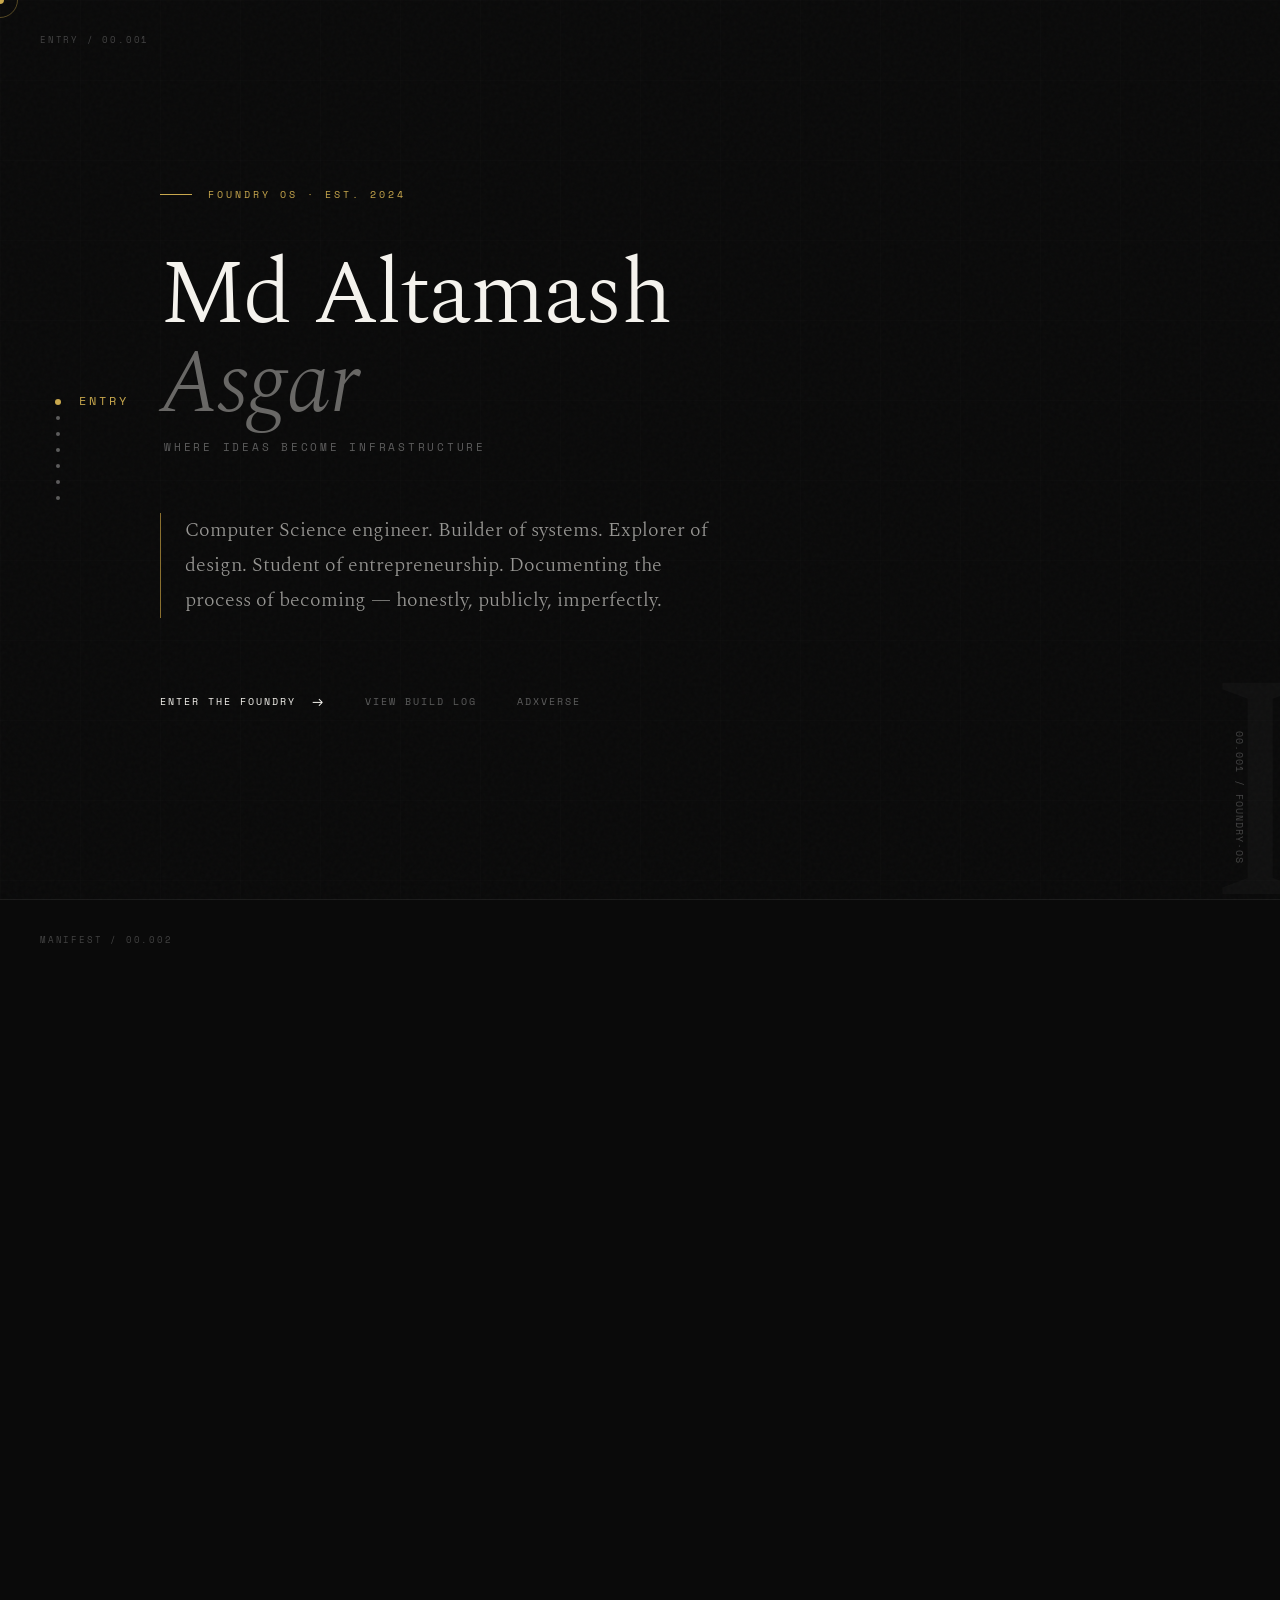
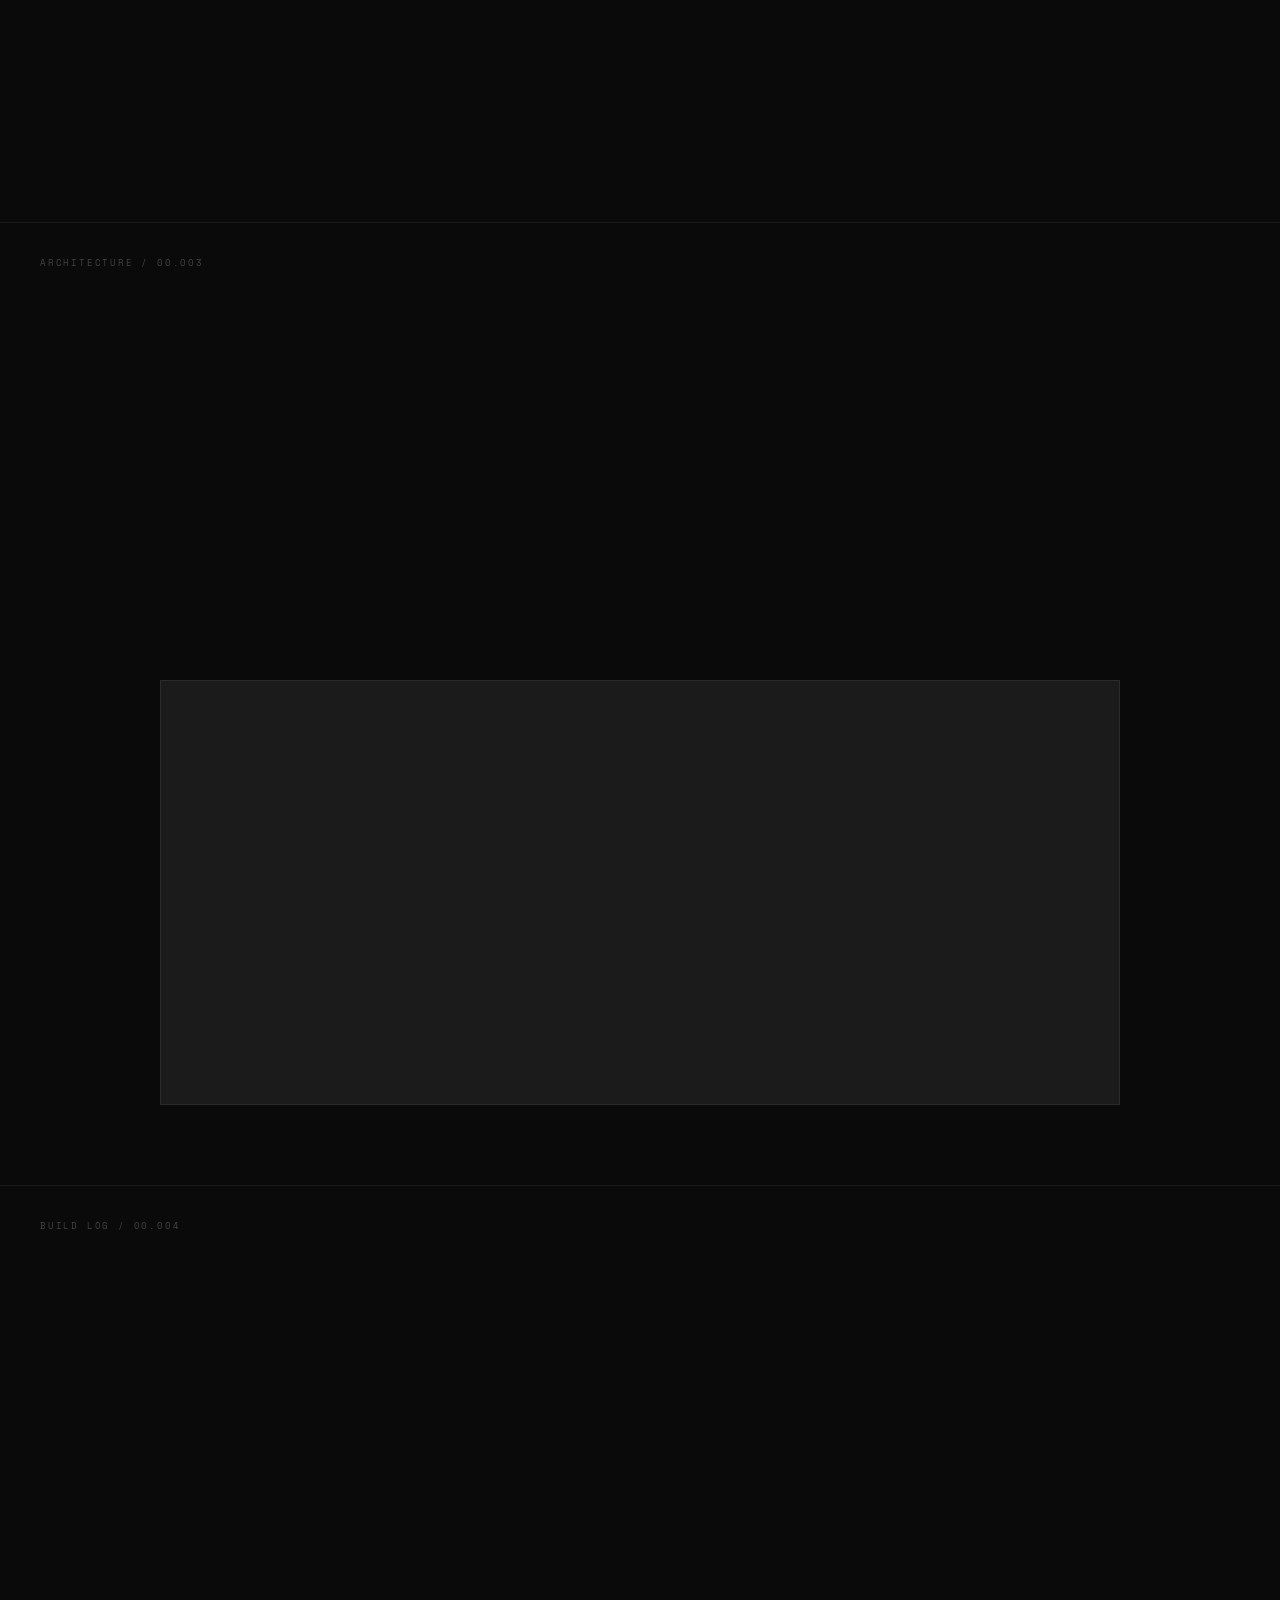
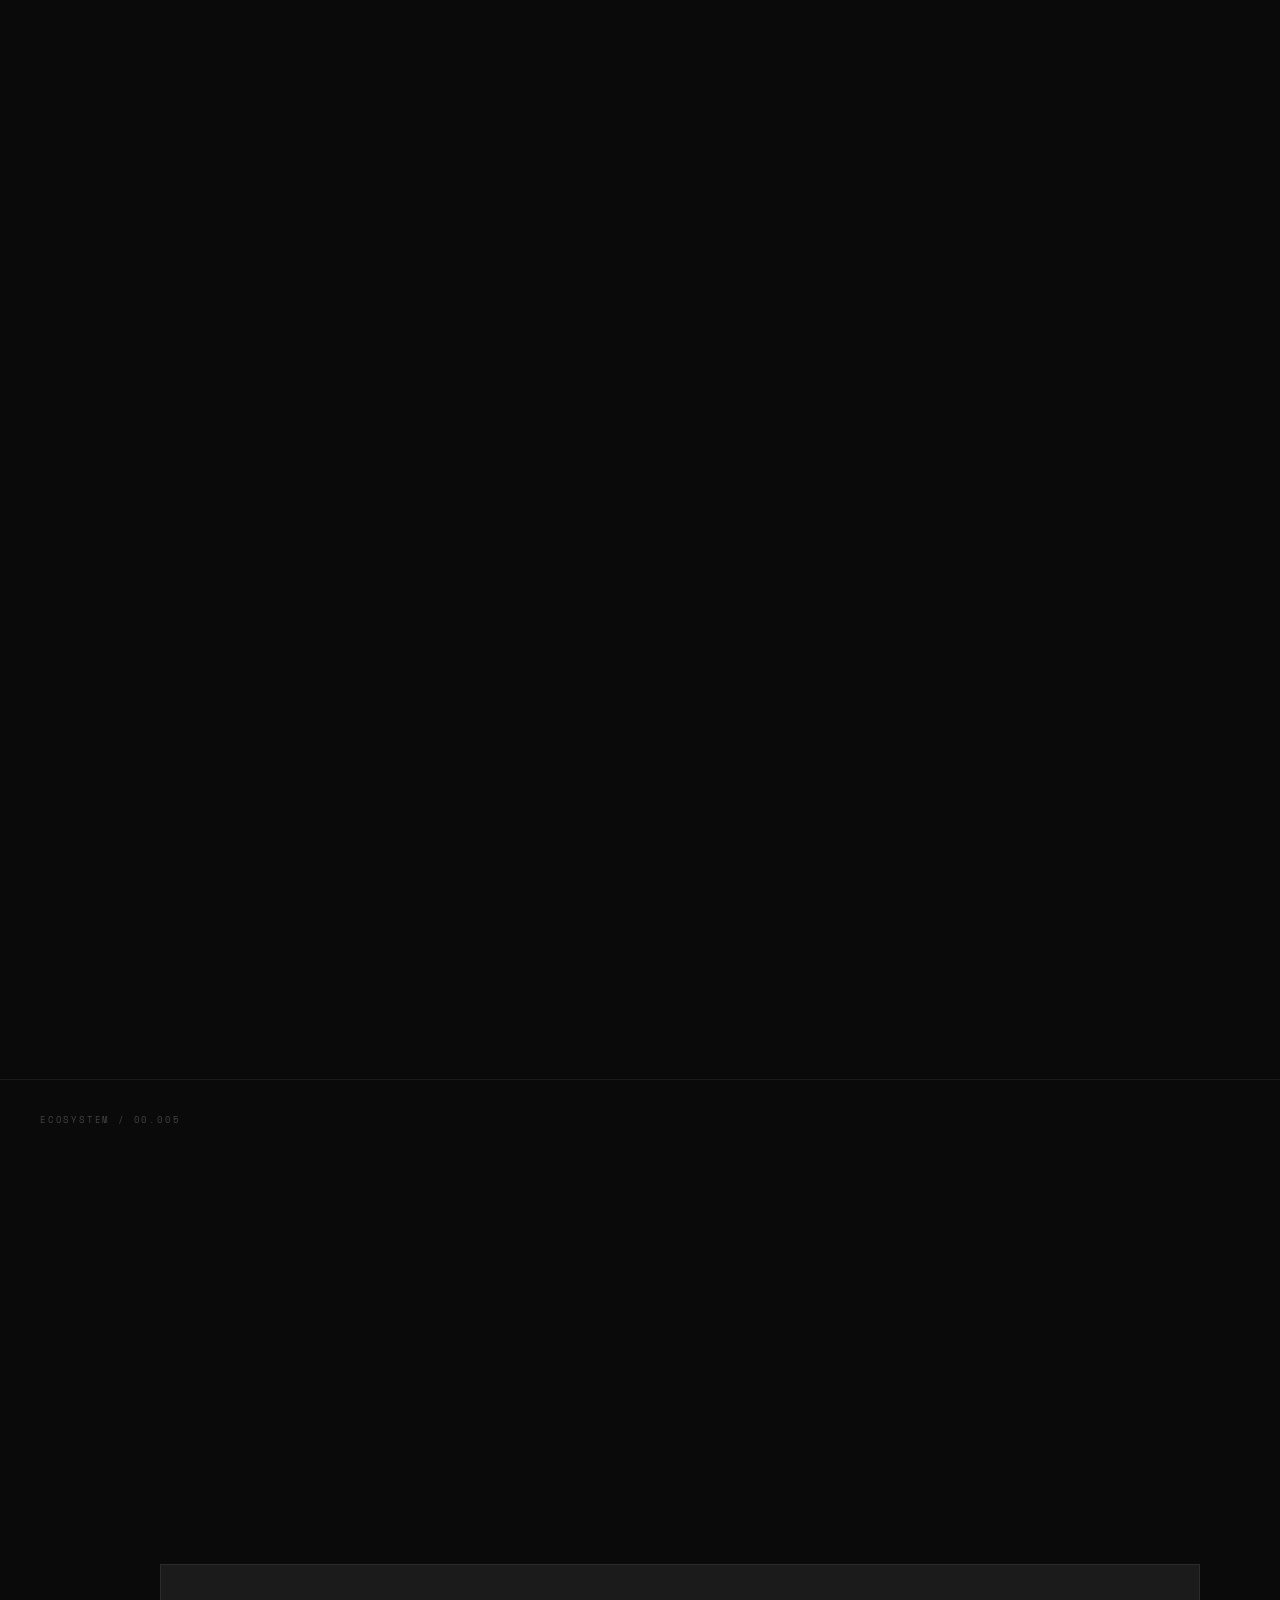
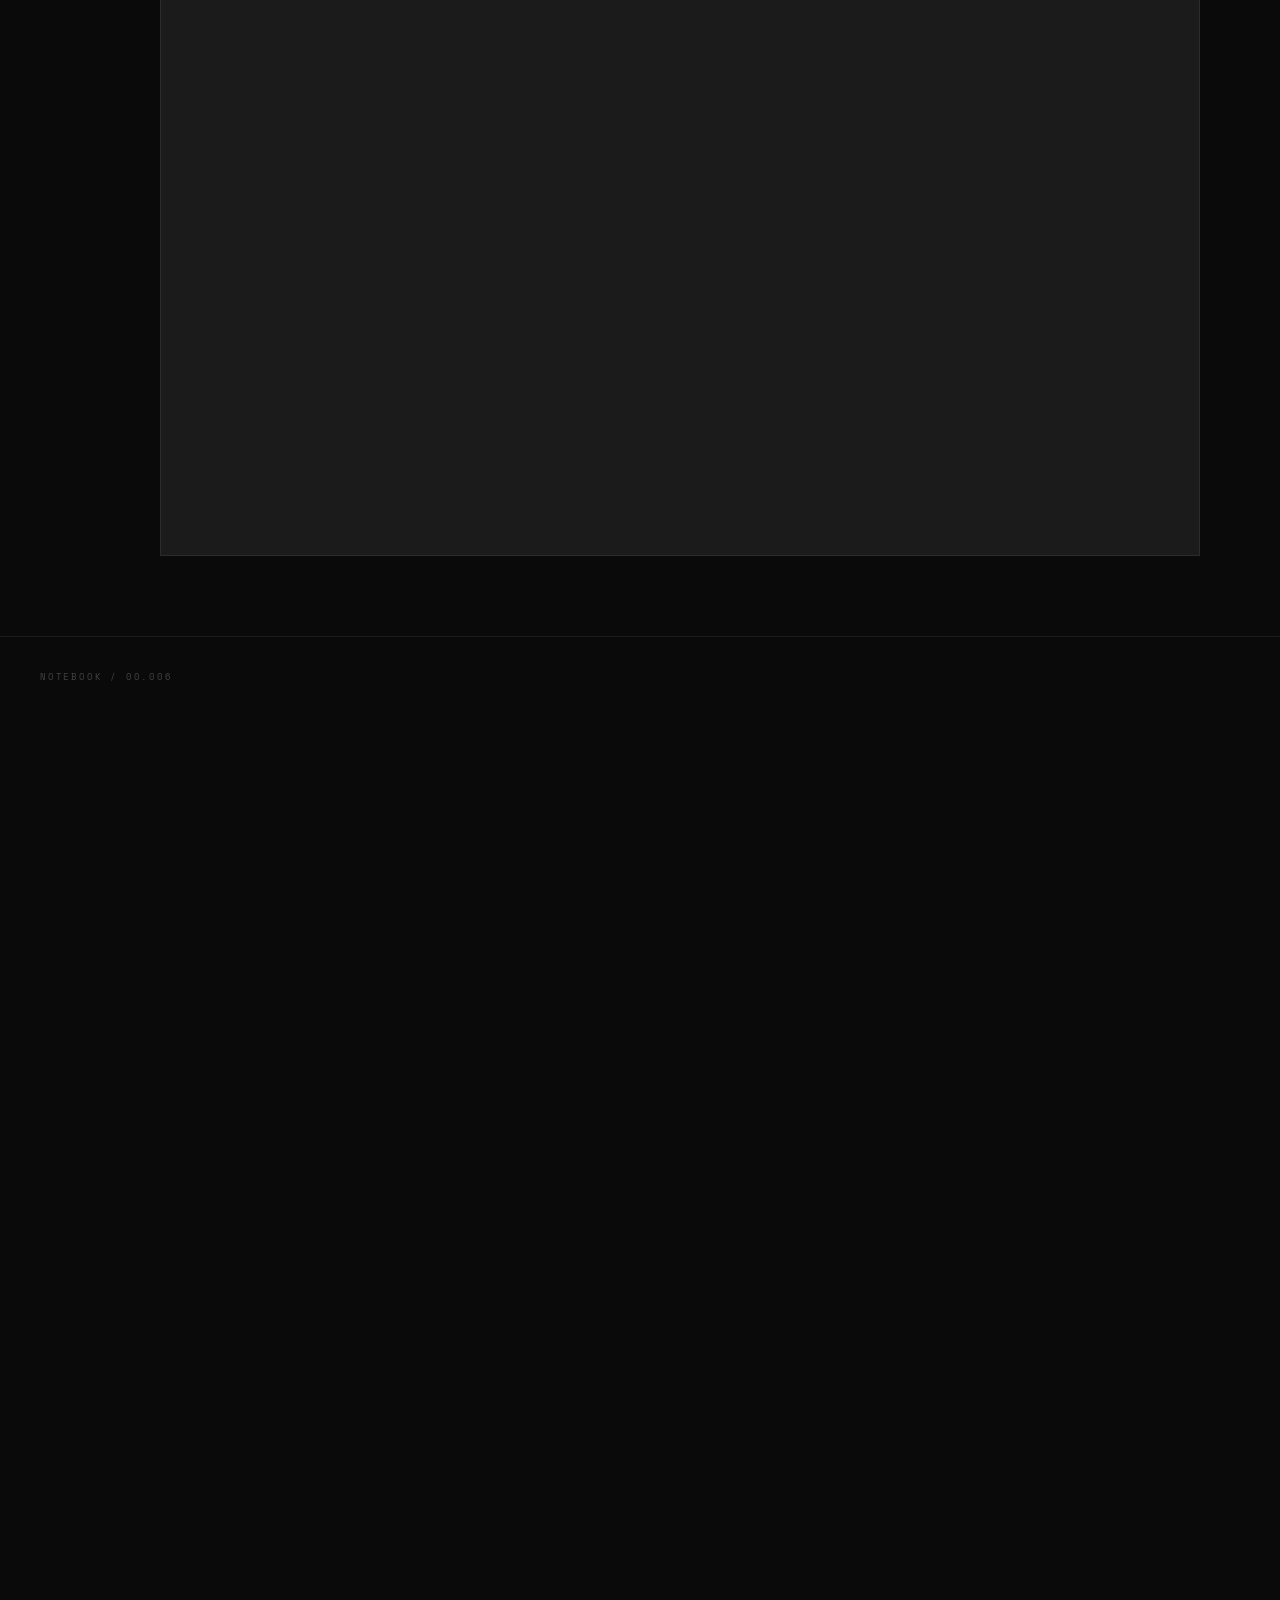
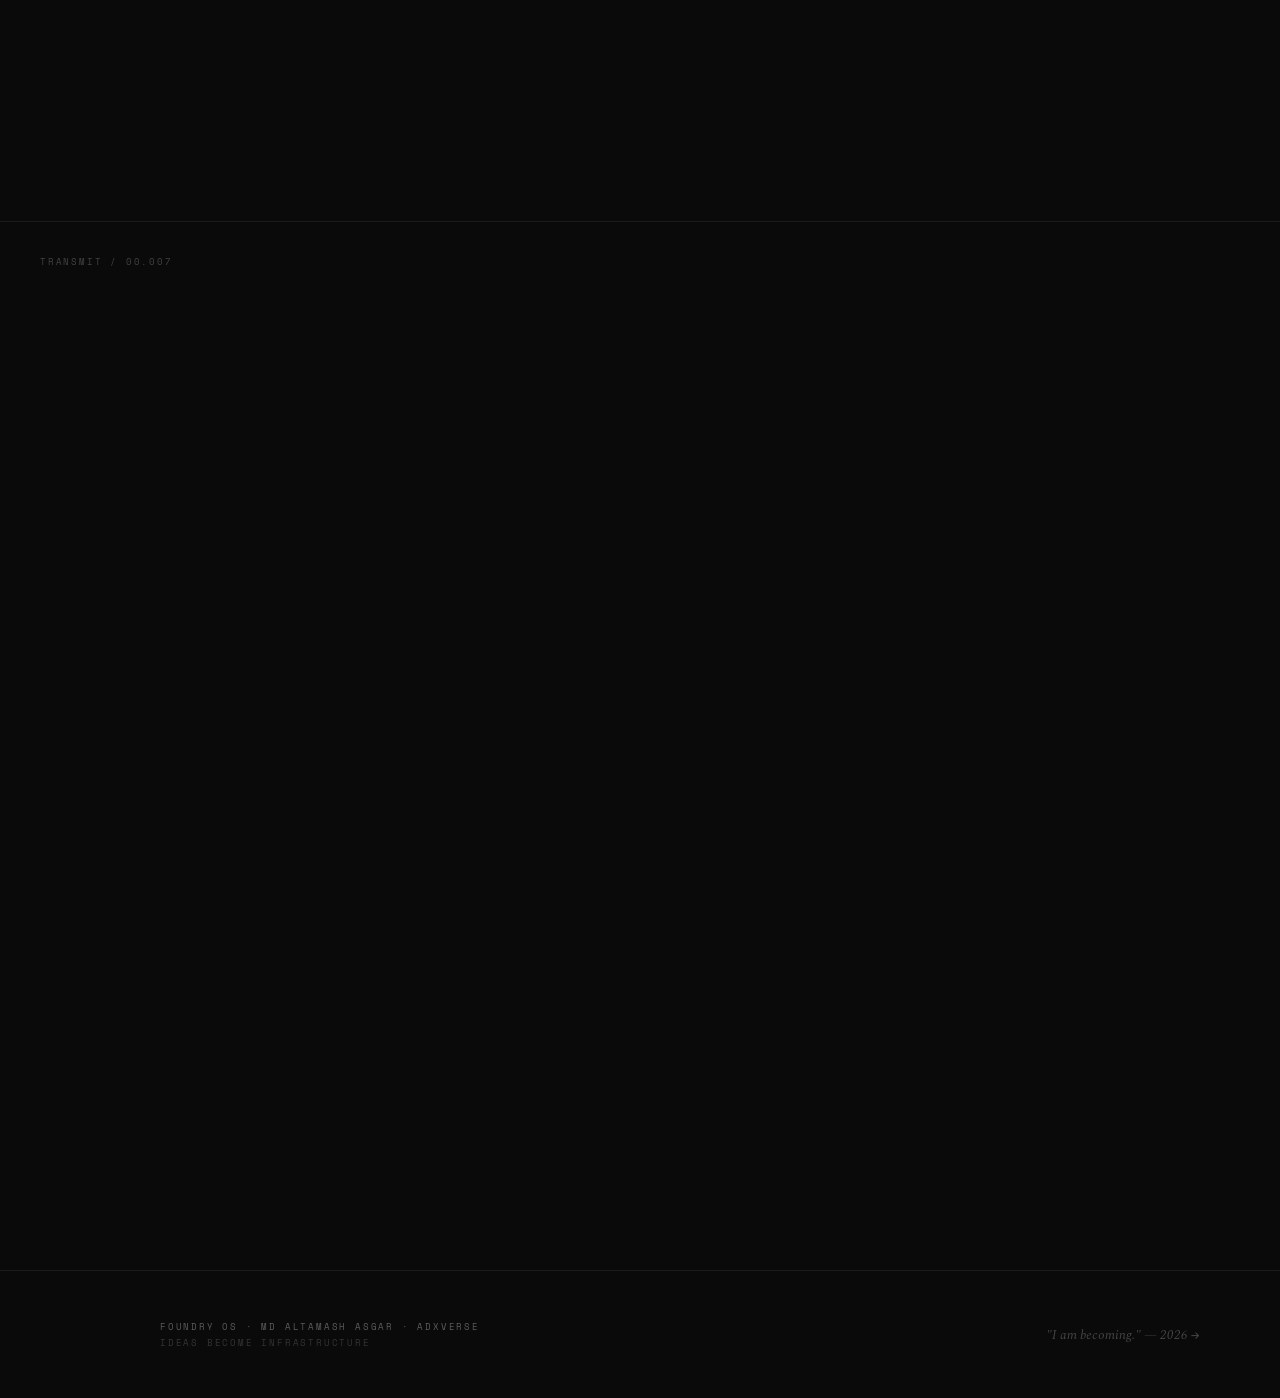
<file: founder/personal/index.html>
<!DOCTYPE html>
<html lang="en">
<head>
<meta charset="UTF-8">
<meta name="viewport" content="width=device-width, initial-scale=1.0">
<title>MD Altamash Asgar — Foundry OS</title>
<link rel="preconnect" href="https://fonts.googleapis.com">
<link rel="preconnect" href="https://fonts.gstatic.com" crossorigin>
<link href="https://fonts.googleapis.com/css2?family=Spectral:ital,wght@0,300;0,400;0,600;1,300;1,400&family=Space+Grotesk:wght@300;400;500&family=Space+Mono:wght@400&display=swap" rel="stylesheet">
 
<style>
:root {
  --forge: #0A0A0A;
  --bone: #F5F3EE;
  --gold: #C9A84C;
  --gold-dim: #8A6F2E;
  --iron: #1A1A1A;
  --iron2: #242424;
  --ash: #5C5C5C;
  --ash-light: #888;
  --border: rgba(255,255,255,0.07);
  --serif: 'Spectral', Georgia, serif;
  --sans: 'Space Grotesk', sans-serif;
  --mono: 'Space Mono', monospace;
}
 
*, *::before, *::after { box-sizing: border-box; margin: 0; padding: 0; }
 
html {
  scroll-behavior: smooth;
  scroll-snap-type: y proximity;
}
 
body {
  background: var(--forge);
  color: var(--bone);
  font-family: var(--sans);
  font-size: 15px;
  line-height: 1.7;
  overflow-x: hidden;
  cursor: none;
}
 
/* ── CUSTOM CURSOR ── */
#cursor {
  position: fixed;
  width: 8px; height: 8px;
  background: var(--gold);
  border-radius: 50%;
  pointer-events: none;
  z-index: 9999;
  transform: translate(-50%, -50%);
  transition: width 0.2s, height 0.2s, background 0.2s;
  mix-blend-mode: normal;
}
 
#cursor-ring {
  position: fixed;
  width: 36px; height: 36px;
  border: 1px solid rgba(201,168,76,0.4);
  border-radius: 50%;
  pointer-events: none;
  z-index: 9998;
  transform: translate(-50%, -50%);
  transition: transform 0.12s ease-out, width 0.3s, height 0.3s;
}
 
body:has(a:hover) #cursor,
body:has(button:hover) #cursor { width: 14px; height: 14px; background: var(--gold); }
body:has(a:hover) #cursor-ring,
body:has(button:hover) #cursor-ring { width: 52px; height: 52px; border-color: rgba(201,168,76,0.6); }
 
/* ── COORDINATE INDICATOR ── */
#coords {
  position: fixed;
  right: 32px;
  bottom: 36px;
  font-family: var(--mono);
  font-size: 10px;
  color: var(--ash);
  letter-spacing: 0.1em;
  z-index: 900;
  writing-mode: vertical-rl;
  text-orientation: mixed;
  opacity: 0.7;
  transition: opacity 0.3s;
}
 
/* ── SECTION LABEL (top-left corner, architectural) ── */
.section-label {
  position: absolute;
  top: 32px;
  left: 40px;
  font-family: var(--mono);
  font-size: 9px;
  color: var(--ash);
  letter-spacing: 0.2em;
  text-transform: uppercase;
  opacity: 0.7;
}
 
/* ── GRAIN OVERLAY ── */
body::before {
  content: '';
  position: fixed;
  inset: 0;
  background-image: url("data:image/svg+xml,%3Csvg viewBox='0 0 256 256' xmlns='http://www.w3.org/2000/svg'%3E%3Cfilter id='noise'%3E%3CfeTurbulence type='fractalNoise' baseFrequency='0.9' numOctaves='4' stitchTiles='stitch'/%3E%3C/filter%3E%3Crect width='100%25' height='100%25' filter='url(%23noise)' opacity='1'/%3E%3C/svg%3E");
  opacity: 0.025;
  pointer-events: none;
  z-index: 1000;
}
 
/* ── GENERAL SECTION ── */
section {
  position: relative;
  min-height: 100vh;
  display: flex;
  flex-direction: column;
  justify-content: center;
  padding: 80px 80px 80px 160px;
  border-bottom: 1px solid var(--border);
  overflow: hidden;
}
 
/* ── HERO ── */
#hero {
  padding: 0;
  justify-content: center;
  align-items: flex-start;
}
 
.hero-inner {
  padding: 80px 80px 80px 160px;
  max-width: 900px;
  z-index: 2;
}
 
.hero-eyebrow {
  font-family: var(--mono);
  font-size: 10px;
  letter-spacing: 0.3em;
  color: var(--gold);
  text-transform: uppercase;
  margin-bottom: 48px;
  display: flex;
  align-items: center;
  gap: 16px;
}
 
.hero-eyebrow::before {
  content: '';
  display: inline-block;
  width: 32px;
  height: 1px;
  background: var(--gold);
}
 
.hero-name {
  font-family: var(--serif);
  font-size: clamp(52px, 7vw, 96px);
  font-weight: 300;
  line-height: 1.0;
  letter-spacing: -0.02em;
  color: var(--bone);
  margin-bottom: 8px;
}
 
.hero-name em {
  font-style: italic;
  color: rgba(245,243,238,0.4);
}
 
.hero-os-title {
  font-family: var(--mono);
  font-size: 11px;
  color: var(--ash);
  letter-spacing: 0.25em;
  text-transform: uppercase;
  margin-bottom: 56px;
  padding-left: 4px;
}
 
.hero-statement {
  font-family: var(--serif);
  font-size: clamp(16px, 2vw, 20px);
  font-weight: 300;
  line-height: 1.75;
  color: rgba(245,243,238,0.6);
  max-width: 560px;
  margin-bottom: 72px;
  border-left: 1px solid var(--gold-dim);
  padding-left: 24px;
}
 
.hero-cta-row {
  display: flex;
  align-items: center;
  gap: 40px;
}
 
.cta-enter {
  font-family: var(--mono);
  font-size: 10px;
  letter-spacing: 0.2em;
  text-transform: uppercase;
  color: var(--bone);
  text-decoration: none;
  display: flex;
  align-items: center;
  gap: 16px;
  transition: gap 0.3s;
}
 
.cta-enter:hover { gap: 24px; }
 
.cta-enter::after {
  content: '→';
  font-family: var(--sans);
  font-size: 14px;
}
 
.cta-secondary {
  font-family: var(--mono);
  font-size: 10px;
  letter-spacing: 0.2em;
  text-transform: uppercase;
  color: var(--ash);
  text-decoration: none;
  transition: color 0.3s;
}
 
.cta-secondary:hover { color: var(--bone); }
 
/* Hero background — architectural grid lines */
.hero-grid {
  position: absolute;
  inset: 0;
  opacity: 0.04;
  pointer-events: none;
  z-index: 1;
}
 
/* Large roman numeral watermark */
.hero-watermark {
  position: absolute;
  right: -40px;
  bottom: -60px;
  font-family: var(--serif);
  font-size: 320px;
  font-weight: 300;
  color: var(--bone);
  opacity: 0.025;
  pointer-events: none;
  z-index: 1;
  line-height: 1;
  user-select: none;
}
 
/* ── MANIFEST (about) ── */
#manifest {
  padding-left: 160px;
  padding-right: 80px;
}
 
.manifest-grid {
  display: grid;
  grid-template-columns: 1fr 1fr;
  gap: 80px;
  max-width: 1000px;
}
 
.manifest-left {}
 
.section-number {
  font-family: var(--mono);
  font-size: 9px;
  color: var(--gold);
  letter-spacing: 0.3em;
  text-transform: uppercase;
  margin-bottom: 48px;
  display: flex;
  align-items: center;
  gap: 16px;
}
 
.section-number::before {
  content: '';
  width: 32px;
  height: 1px;
  background: var(--gold);
  display: inline-block;
}
 
.section-title {
  font-family: var(--serif);
  font-size: clamp(36px, 4vw, 60px);
  font-weight: 300;
  line-height: 1.1;
  letter-spacing: -0.01em;
  margin-bottom: 40px;
  color: var(--bone);
}
 
.section-title em {
  font-style: italic;
  color: rgba(245,243,238,0.4);
}
 
.body-text {
  font-size: 15px;
  color: rgba(245,243,238,0.55);
  line-height: 1.8;
  max-width: 520px;
}
 
.body-text + .body-text {
  margin-top: 24px;
}
 
.manifest-right {
  display: flex;
  flex-direction: column;
  justify-content: flex-end;
  gap: 0;
}
 
.identity-row {
  display: flex;
  align-items: baseline;
  justify-content: space-between;
  padding: 20px 0;
  border-bottom: 1px solid var(--border);
  transition: border-color 0.3s;
}
 
.identity-row:first-child { border-top: 1px solid var(--border); }
 
.identity-row:hover { border-color: rgba(201,168,76,0.2); }
 
.identity-label {
  font-family: var(--mono);
  font-size: 9px;
  color: var(--ash);
  letter-spacing: 0.2em;
  text-transform: uppercase;
}
 
.identity-value {
  font-family: var(--serif);
  font-size: 16px;
  font-weight: 300;
  color: rgba(245,243,238,0.7);
  text-align: right;
}
 
/* ── LAYERS / THREE ROOMS ── */
#layers {
  padding-left: 160px;
}
 
.layers-intro {
  margin-bottom: 80px;
  max-width: 600px;
}
 
.rooms-grid {
  display: grid;
  grid-template-columns: repeat(3, 1fr);
  gap: 1px;
  background: var(--border);
  border: 1px solid var(--border);
  margin-right: 80px;
}
 
.room {
  background: var(--forge);
  padding: 48px 40px;
  transition: background 0.4s;
  cursor: default;
  position: relative;
  overflow: hidden;
}
 
.room::before {
  content: '';
  position: absolute;
  inset: 0;
  background: linear-gradient(135deg, rgba(201,168,76,0.04) 0%, transparent 60%);
  opacity: 0;
  transition: opacity 0.4s;
}
 
.room:hover { background: var(--iron); }
.room:hover::before { opacity: 1; }
 
.room-number {
  font-family: var(--serif);
  font-size: 64px;
  font-weight: 300;
  color: rgba(201,168,76,0.12);
  line-height: 1;
  margin-bottom: 24px;
  transition: color 0.4s;
}
 
.room:hover .room-number { color: rgba(201,168,76,0.25); }
 
.room-name {
  font-family: var(--mono);
  font-size: 9px;
  letter-spacing: 0.3em;
  text-transform: uppercase;
  color: var(--gold);
  margin-bottom: 16px;
}
 
.room-title {
  font-family: var(--serif);
  font-size: 22px;
  font-weight: 300;
  line-height: 1.3;
  margin-bottom: 20px;
  color: var(--bone);
}
 
.room-body {
  font-size: 13px;
  color: var(--ash);
  line-height: 1.75;
}
 
/* ── BUILD LOG (projects) ── */
#buildlog {
  padding-left: 160px;
}
 
.log-header {
  display: flex;
  align-items: flex-end;
  justify-content: space-between;
  margin-bottom: 64px;
  margin-right: 80px;
}
 
.log-status {
  font-family: var(--mono);
  font-size: 10px;
  color: var(--ash);
  letter-spacing: 0.1em;
}
 
.log-status span {
  display: inline-block;
  width: 6px;
  height: 6px;
  background: var(--gold);
  border-radius: 50%;
  margin-right: 8px;
  animation: pulse 2s infinite;
}
 
@keyframes pulse {
  0%, 100% { opacity: 1; }
  50% { opacity: 0.3; }
}
 
.projects-list {
  margin-right: 80px;
}
 
.project-item {
  display: grid;
  grid-template-columns: 80px 1fr auto;
  gap: 40px;
  padding: 36px 0;
  border-bottom: 1px solid var(--border);
  align-items: start;
  transition: border-color 0.3s;
  cursor: default;
  position: relative;
}
 
.project-item::after {
  content: '→';
  position: absolute;
  right: 0;
  top: 50%;
  transform: translateY(-50%);
  color: var(--gold);
  opacity: 0;
  transition: opacity 0.3s, right 0.3s;
  font-size: 16px;
}
 
.project-item:hover::after { opacity: 1; right: -8px; }
.project-item:hover { border-color: rgba(245,243,238,0.12); }
.project-item:first-child { border-top: 1px solid var(--border); }
 
.project-index {
  font-family: var(--mono);
  font-size: 10px;
  color: var(--ash);
  letter-spacing: 0.1em;
  padding-top: 4px;
}
 
.project-main {}
 
.project-name {
  font-family: var(--serif);
  font-size: 22px;
  font-weight: 300;
  color: var(--bone);
  margin-bottom: 8px;
  line-height: 1.2;
}
 
.project-desc {
  font-size: 13px;
  color: var(--ash);
  line-height: 1.65;
  max-width: 480px;
}
 
.project-meta {
  text-align: right;
  padding-top: 4px;
}
 
.project-status {
  font-family: var(--mono);
  font-size: 9px;
  letter-spacing: 0.2em;
  text-transform: uppercase;
  padding: 5px 10px;
  border: 1px solid;
}
 
.status-active { color: var(--gold); border-color: rgba(201,168,76,0.3); }
.status-building { color: #7AB8A0; border-color: rgba(122,184,160,0.3); }
.status-research { color: #A0A7CC; border-color: rgba(160,167,204,0.3); }
.status-concept { color: var(--ash); border-color: rgba(91,91,91,0.3); }
 
.project-year {
  font-family: var(--mono);
  font-size: 9px;
  color: var(--ash);
  letter-spacing: 0.1em;
  margin-top: 8px;
}
 
/* ── ADXVERSE ECOSYSTEM ── */
#adxverse {
  padding-left: 160px;
  padding-right: 80px;
}
 
.ecosystem-title-block {
  margin-bottom: 80px;
  max-width: 700px;
}
 
.ecosystem-grid {
  display: grid;
  grid-template-columns: repeat(2, 1fr);
  gap: 1px;
  background: var(--border);
  border: 1px solid var(--border);
}
 
.eco-node {
  background: var(--forge);
  padding: 40px 40px;
  transition: background 0.3s;
  cursor: default;
}
 
.eco-node:hover { background: var(--iron); }
 
.eco-node-tag {
  font-family: var(--mono);
  font-size: 9px;
  letter-spacing: 0.3em;
  text-transform: uppercase;
  color: var(--gold);
  margin-bottom: 24px;
  display: flex;
  align-items: center;
  gap: 12px;
}
 
.eco-node-tag::before {
  content: '';
  width: 20px;
  height: 1px;
  background: var(--gold-dim);
  display: inline-block;
}
 
.eco-node-name {
  font-family: var(--serif);
  font-size: 28px;
  font-weight: 300;
  color: var(--bone);
  margin-bottom: 12px;
}
 
.eco-node-desc {
  font-size: 13px;
  color: var(--ash);
  line-height: 1.7;
  margin-bottom: 24px;
}
 
.eco-node-domains {
  display: flex;
  flex-wrap: wrap;
  gap: 8px;
}
 
.domain-tag {
  font-family: var(--mono);
  font-size: 9px;
  letter-spacing: 0.1em;
  text-transform: uppercase;
  color: var(--ash);
  padding: 4px 10px;
  border: 1px solid var(--border);
}
 
/* ── LEARNING LOG ── */
#notebook {
  padding-left: 160px;
  padding-right: 80px;
}
 
.notebook-header {
  margin-bottom: 72px;
}
 
.entries-grid {
  display: grid;
  grid-template-columns: repeat(3, 1fr);
  gap: 32px;
}
 
.entry-card {
  border: 1px solid var(--border);
  padding: 32px 28px;
  transition: border-color 0.3s, background 0.3s;
  cursor: default;
  position: relative;
}
 
.entry-card:hover {
  border-color: rgba(245,243,238,0.12);
  background: var(--iron);
}
 
.entry-date {
  font-family: var(--mono);
  font-size: 9px;
  color: var(--ash);
  letter-spacing: 0.15em;
  text-transform: uppercase;
  margin-bottom: 20px;
}
 
.entry-title {
  font-family: var(--serif);
  font-size: 18px;
  font-weight: 300;
  line-height: 1.35;
  color: var(--bone);
  margin-bottom: 16px;
}
 
.entry-excerpt {
  font-size: 13px;
  color: var(--ash);
  line-height: 1.7;
}
 
.entry-domain {
  position: absolute;
  bottom: 24px;
  right: 24px;
  font-family: var(--mono);
  font-size: 9px;
  letter-spacing: 0.2em;
  text-transform: uppercase;
  color: var(--gold-dim);
}
 
/* ── CONTACT / TRANSMIT ── */
#transmit {
  padding-left: 160px;
  padding-right: 80px;
  min-height: 80vh;
}
 
.transmit-layout {
  display: grid;
  grid-template-columns: 1fr 1fr;
  gap: 80px;
  align-items: start;
}
 
.transmit-left {}
 
.transmit-right {
  padding-top: 24px;
}
 
.contact-links {
  display: flex;
  flex-direction: column;
  gap: 0;
  margin-top: 48px;
}
 
.contact-link {
  display: flex;
  align-items: center;
  justify-content: space-between;
  padding: 24px 0;
  border-bottom: 1px solid var(--border);
  text-decoration: none;
  color: var(--bone);
  transition: border-color 0.3s;
}
 
.contact-link:first-child { border-top: 1px solid var(--border); }
.contact-link:hover { border-color: rgba(201,168,76,0.3); }
 
.contact-link-label {
  font-family: var(--mono);
  font-size: 10px;
  letter-spacing: 0.2em;
  text-transform: uppercase;
  color: var(--ash);
}
 
.contact-link-value {
  font-family: var(--serif);
  font-size: 16px;
  font-weight: 300;
  display: flex;
  align-items: center;
  gap: 12px;
}
 
.contact-link:hover .contact-link-value { color: var(--gold); }
 
.contact-link-arrow {
  font-size: 12px;
  opacity: 0;
  transition: opacity 0.3s;
}
 
.contact-link:hover .contact-link-arrow { opacity: 1; }
 
.system-status {
  border: 1px solid var(--border);
  padding: 32px;
}
 
.system-status-title {
  font-family: var(--mono);
  font-size: 9px;
  letter-spacing: 0.25em;
  text-transform: uppercase;
  color: var(--ash);
  margin-bottom: 32px;
}
 
.status-row {
  display: flex;
  align-items: center;
  justify-content: space-between;
  padding: 12px 0;
  border-bottom: 1px solid var(--border);
}
 
.status-row:last-child { border-bottom: none; }
 
.status-name {
  font-size: 13px;
  color: rgba(245,243,238,0.6);
}
 
.status-indicator {
  display: flex;
  align-items: center;
  gap: 8px;
  font-family: var(--mono);
  font-size: 9px;
  letter-spacing: 0.1em;
  text-transform: uppercase;
}
 
.dot { width: 6px; height: 6px; border-radius: 50%; }
.dot-active { background: #7AB8A0; animation: pulse 2s infinite; }
.dot-building { background: var(--gold); animation: pulse 2.5s infinite; }
.dot-paused { background: var(--ash); }
 
.text-active { color: #7AB8A0; }
.text-building { color: var(--gold); }
.text-paused { color: var(--ash); }
 
/* ── FOOTER MARK ── */
#footer-mark {
  padding: 48px 80px 48px 160px;
  display: flex;
  align-items: center;
  justify-content: space-between;
}
 
.footer-left {
  font-family: var(--mono);
  font-size: 9px;
  color: var(--ash);
  letter-spacing: 0.2em;
  text-transform: uppercase;
}
 
.footer-sig {
  font-family: var(--serif);
  font-size: 13px;
  font-style: italic;
  color: rgba(245,243,238,0.25);
}
 
/* ── VERTICAL NAV (right edge, fixed) ── */
#vnav {
  position: fixed;
  left: 56px;
  top: 50%;
  transform: translateY(-50%);
  display: flex;
  flex-direction: column;
  gap: 12px;
  z-index: 800;
}
 
.vnav-dot {
  width: 4px;
  height: 4px;
  border-radius: 50%;
  background: var(--ash);
  cursor: pointer;
  transition: background 0.3s, transform 0.3s;
  position: relative;
}
 
.vnav-dot.active {
  background: var(--gold);
  transform: scale(1.5);
}
 
.vnav-dot::after {
  content: attr(data-label);
  position: absolute;
  left: 16px;
  top: 50%;
  transform: translateY(-50%);
  font-family: var(--mono);
  font-size: 8px;
  letter-spacing: 0.2em;
  text-transform: uppercase;
  color: var(--ash);
  white-space: nowrap;
  opacity: 0;
  transition: opacity 0.2s;
  pointer-events: none;
}
 
.vnav-dot:hover::after { opacity: 1; }
.vnav-dot.active::after { color: var(--gold); opacity: 1; }
 
/* ── PHILOSOPHY QUOTE ── */
.philosophy-block {
  margin: 48px 0;
  padding-left: 40px;
  border-left: 1px solid var(--gold-dim);
}
 
.philosophy-block blockquote {
  font-family: var(--serif);
  font-size: clamp(18px, 2.5vw, 26px);
  font-weight: 300;
  font-style: italic;
  line-height: 1.6;
  color: rgba(245,243,238,0.5);
}
 
.philosophy-block cite {
  display: block;
  margin-top: 16px;
  font-family: var(--mono);
  font-size: 9px;
  letter-spacing: 0.2em;
  text-transform: uppercase;
  color: var(--ash);
  font-style: normal;
}
 
/* ── PROGRESSION MARK ── */
.progression {
  margin: 48px 0;
  display: flex;
  align-items: center;
  gap: 0;
}
 
.prog-step {
  display: flex;
  align-items: center;
  gap: 0;
}
 
.prog-word {
  font-family: var(--mono);
  font-size: 9px;
  letter-spacing: 0.2em;
  text-transform: uppercase;
  color: var(--ash);
  padding: 8px 16px;
  border: 1px solid var(--border);
  transition: color 0.3s, border-color 0.3s;
}
 
.prog-word:hover { color: var(--gold); border-color: rgba(201,168,76,0.3); }
 
.prog-arrow {
  font-size: 10px;
  color: var(--ash);
  padding: 0 4px;
}
 
/* ── SCROLL ANIMATIONS ── */
.reveal {
  opacity: 0;
  transform: translateY(24px);
  transition: opacity 0.8s ease, transform 0.8s ease;
}
 
.reveal.visible {
  opacity: 1;
  transform: translateY(0);
}
 
.reveal-delay-1 { transition-delay: 0.1s; }
.reveal-delay-2 { transition-delay: 0.2s; }
.reveal-delay-3 { transition-delay: 0.3s; }
.reveal-delay-4 { transition-delay: 0.4s; }
.reveal-delay-5 { transition-delay: 0.5s; }
.reveal-delay-6 { transition-delay: 0.6s; }
 
/* ── RESPONSIVE ── */
@media (max-width: 768px) {
  section { padding: 72px 24px 72px 24px; }
  .hero-inner { padding: 72px 24px; }
  .section-label { left: 24px; }
  .manifest-grid { grid-template-columns: 1fr; gap: 48px; }
  .rooms-grid { grid-template-columns: 1fr; }
  .project-item { grid-template-columns: 40px 1fr; }
  .project-meta { display: none; }
  .ecosystem-grid { grid-template-columns: 1fr; }
  .entries-grid { grid-template-columns: 1fr; }
  .transmit-layout { grid-template-columns: 1fr; gap: 48px; }
  #vnav { display: none; }
  #footer-mark { padding: 32px 24px; }
  .hero-watermark { font-size: 160px; right: -20px; }
}
</style>
<link rel="icon" type="image/svg+xml" href="assets/favicon.svg">
</head>
<body>
 
<!-- CURSOR -->
<div id="cursor"></div>
<div id="cursor-ring"></div>
 
<!-- COORDINATES -->
<div id="coords">00.001 / FOUNDRY·OS</div>
 
<!-- VERTICAL NAV -->
<nav id="vnav" aria-label="Section navigation">
  <div class="vnav-dot active" data-section="hero" data-label="Entry" onclick="scrollTo('#hero')"></div>
  <div class="vnav-dot" data-section="manifest" data-label="Manifest" onclick="scrollTo('#manifest')"></div>
  <div class="vnav-dot" data-section="layers" data-label="Layers" onclick="scrollTo('#layers')"></div>
  <div class="vnav-dot" data-section="buildlog" data-label="Build Log" onclick="scrollTo('#buildlog')"></div>
  <div class="vnav-dot" data-section="adxverse" data-label="ADXverse" onclick="scrollTo('#adxverse')"></div>
  <div class="vnav-dot" data-section="notebook" data-label="Notebook" onclick="scrollTo('#notebook')"></div>
  <div class="vnav-dot" data-section="transmit" data-label="Transmit" onclick="scrollTo('#transmit')"></div>
  
</nav>
 
<!-- ━━━━━━━━━━━━━━━━━━━━━━━━━━━━━━━ HERO ━━━━━━━━━━━━━━━━━━━━━━━━━━━━━━━ -->
<section id="hero">
  <span class="section-label">ENTRY / 00.001</span>
 
  <!-- Architectural grid SVG -->
  <svg class="hero-grid" width="100%" height="100%" xmlns="http://www.w3.org/2000/svg">
    <defs>
      <pattern id="grid" width="80" height="80" patternUnits="userSpaceOnUse">
        <path d="M 80 0 L 0 0 0 80" fill="none" stroke="white" stroke-width="0.5"/>
      </pattern>
    </defs>
    <rect width="100%" height="100%" fill="url(#grid)"/>
  </svg>
 
  <div class="hero-watermark" aria-hidden="true">I</div>
 
  <div class="hero-inner">
    <div class="hero-eyebrow reveal">Foundry OS · Est. 2024</div>
 
    <h1 class="hero-name reveal reveal-delay-1">
      Md Altamash<br><em>Asgar</em>
    </h1>
    <p class="hero-os-title reveal reveal-delay-2">Where Ideas Become Infrastructure</p>
 
    <p class="hero-statement reveal reveal-delay-3">
      Computer Science engineer. Builder of systems. Explorer of design.
      Student of entrepreneurship. Documenting the process of becoming —
      honestly, publicly, imperfectly.
    </p>
 
    <div class="hero-cta-row reveal reveal-delay-4">
      <a href="#manifest" class="cta-enter" onclick="document.getElementById('manifest').scrollIntoView({behavior:'smooth'}); return false;">Enter the Foundry</a>
      <a href="#buildlog" class="cta-secondary" onclick="document.getElementById('buildlog').scrollIntoView({behavior:'smooth'}); return false;">View Build Log</a>
      <a href="https://www.adxverse.com" class="cta-secondary" target="_blank">ADXverse</a>
    </div>
  </div>
</section>
 
<!-- ━━━━━━━━━━━━━━━━━━━━━━━━━━━━━━━ MANIFEST ━━━━━━━━━━━━━━━━━━━━━━━━━━━━━━━ -->
<section id="manifest">
  <span class="section-label">MANIFEST / 00.002</span>
 
  <div class="manifest-grid">
    <div class="manifest-left">
      <div class="section-number reveal">Manifest</div>
      <h2 class="section-title reveal reveal-delay-1">The builder<br>in <em>progress</em></h2>
 
      <p class="body-text reveal reveal-delay-2">
        I am a Computer Science student at the intersection of engineering,
        design, and entrepreneurship. I do not have all the answers —
        but I am asking the right questions and building toward them.
      </p>
 
      <p class="body-text reveal reveal-delay-3">
        Foundry OS is my operating system for life. A methodology for
        turning ideas into systems, systems into ventures, and ventures
        into ecosystems that outlast any single project.
      </p>
 
      <div class="philosophy-block reveal reveal-delay-4">
        <blockquote>"I am not building a brand. I am building a body of work — one system, one experiment, one lesson at a time."</blockquote>
        <cite>— From the Foundry OS Manifesto</cite>
      </div>
 
      <div class="progression reveal reveal-delay-5">
        <div class="prog-step">
          <span class="prog-word">Ideas</span>
          <span class="prog-arrow">›</span>
        </div>
        <div class="prog-step">
          <span class="prog-word">Systems</span>
          <span class="prog-arrow">›</span>
        </div>
        <div class="prog-step">
          <span class="prog-word">Ventures</span>
          <span class="prog-arrow">›</span>
        </div>
        <div class="prog-step">
          <span class="prog-word">Ecosystems</span>
        </div>
      </div>
    </div>
 
    <div class="manifest-right">
      <div class="identity-row reveal">
        <span class="identity-label">Status</span>
        <span class="identity-value">Undergraduate CSE Student</span>
      </div>
      <div class="identity-row reveal reveal-delay-1">
        <span class="identity-label">Mode</span>
        <span class="identity-value">Builder · Learner · Explorer</span>
      </div>
      <div class="identity-row reveal reveal-delay-2">
        <span class="identity-label">Domain</span>
        <span class="identity-value">Technology × Design × Business</span>
      </div>
      <div class="identity-row reveal reveal-delay-3">
        <span class="identity-label">Philosophy</span>
        <span class="identity-value">Systems Thinking</span>
      </div>
      <div class="identity-row reveal reveal-delay-4">
        <span class="identity-label">Output</span>
        <span class="identity-value">Infrastructure, Not Content</span>
      </div>
      <div class="identity-row reveal reveal-delay-5">
        <span class="identity-label">Stage</span>
        <span class="identity-value">Early · Intentional · Honest</span>
      </div>
      <div class="identity-row reveal reveal-delay-6">
        <span class="identity-label">Architecture</span>
        <span class="identity-value">ADXverse Ecosystem</span>
      </div>
    </div>
  </div>
</section>
 
<!-- ━━━━━━━━━━━━━━━━━━━━━━━━━━━━━━━ THREE LAYERS ━━━━━━━━━━━━━━━━━━━━━━━━━━━━━━━ -->
<section id="layers">
  <span class="section-label">ARCHITECTURE / 00.003</span>
 
  <div class="layers-intro">
    <div class="section-number reveal">Three Rooms</div>
    <h2 class="section-title reveal reveal-delay-1">Three layers<br>of <em>one person</em></h2>
    <p class="body-text reveal reveal-delay-2">
      Every visitor who spends time here will gradually discover three
      simultaneous dimensions — not presented at once, but revealed
      as you move through the work.
    </p>
  </div>
 
  <div class="rooms-grid">
    <div class="room reveal">
      <div class="room-number">I</div>
      <div class="room-name">The Surface</div>
      <h3 class="room-title">The Builder</h3>
      <p class="room-body">
        The visible architect. The engineer executing. The entrepreneur
        shipping, iterating, failing, and shipping again. This is the
        layer the world sees first — the products, the projects,
        the systems in production.
      </p>
    </div>
    <div class="room reveal reveal-delay-2">
      <div class="room-number">II</div>
      <div class="room-name">The Method</div>
      <h3 class="room-title">Foundry OS</h3>
      <p class="room-body">
        The operating system beneath the work. The methodology, the
        frameworks, the experiments — the learning engine that converts
        raw experience into replicable systems. A philosophy of building
        that scales beyond any single project.
      </p>
    </div>
    <div class="room reveal reveal-delay-4">
      <div class="room-number">III</div>
      <div class="room-name">The Foundation</div>
      <h3 class="room-title">The Secluded Soul</h3>
      <p class="room-body">
        The observer. The thinker. The one asking why any of it matters.
        The reflective layer beneath all building — faith, character,
        meaning. The philosophical bedrock that gives direction to
        everything built above it.
      </p>
    </div>
  </div>
</section>
 
<!-- ━━━━━━━━━━━━━━━━━━━━━━━━━━━━━━━ BUILD LOG ━━━━━━━━━━━━━━━━━━━━━━━━━━━━━━━ -->
<section id="buildlog">
  <span class="section-label">BUILD LOG / 00.004</span>
 
  <div class="log-header">
    <div>
      <div class="section-number reveal">Build Log</div>
      <h2 class="section-title reveal reveal-delay-1">What's being<br><em>forged</em></h2>
    </div>
    <div class="log-status reveal reveal-delay-2">
      <span></span>Live Build · Updated 2025
    </div>
  </div>
 
  <div class="projects-list">
    <div class="project-item reveal">
      <div class="project-index">001</div>
      <div class="project-main">
        <div class="project-name">ADXverse Ecosystem</div>
        <p class="project-desc">
          The overarching infrastructure — a network of ventures, studios,
          and digital entities operating as one coherent ecosystem rather
          than isolated products. ADX Nexus, ADX Studios, ADX Space, and
          beyond — each a node in a larger vision.
        </p>
      </div>
      <div class="project-meta">
        <div class="project-status status-active">Active</div>
        <div class="project-year">2024 — Ongoing</div>
      </div>
    </div>
 
    <div class="project-item reveal reveal-delay-1">
      <div class="project-index">002</div>
      <div class="project-main">
        <div class="project-name">Foundry OS</div>
        <p class="project-desc">
          A personal operating system for building — a methodology for
          converting ideas into infrastructure. Documented publicly as
          both a learning archive and a replicable framework for
          systematic creation.
        </p>
      </div>
      <div class="project-meta">
        <div class="project-status status-building">Building</div>
        <div class="project-year">2024 — Present</div>
      </div>
    </div>
 
    <div class="project-item reveal reveal-delay-2">
      <div class="project-index">003</div>
      <div class="project-main">
        <div class="project-name">ADX Nexus</div>
        <p class="project-desc">
          Core technology and software arm of ADXverse. Engineering
          production-grade digital systems, tools, and infrastructure
          for businesses and creators — built on scalable architecture
          with revenue-first design.
        </p>
      </div>
      <div class="project-meta">
        <div class="project-status status-building">Building</div>
        <div class="project-year">2025</div>
      </div>
    </div>
 
    <div class="project-item reveal reveal-delay-3">
      <div class="project-index">004</div>
      <div class="project-main">
        <div class="project-name">ADX Studios</div>
        <p class="project-desc">
          Design and brand environments studio. Where technology meets
          spatial intelligence — digital identities, brand ecosystems,
          and immersive environments for ventures that demand more than
          a logo and a website.
        </p>
      </div>
      <div class="project-meta">
        <div class="project-status status-research">Research</div>
        <div class="project-year">2025</div>
      </div>
    </div>
 
    <div class="project-item reveal reveal-delay-4">
      <div class="project-index">005</div>
      <div class="project-main">
        <div class="project-name">ADX Space</div>
        <p class="project-desc">
          A knowledge architecture project — a curated space for
          research, documentation, and intellectual exploration. Interior
          design principles applied to the architecture of information.
        </p>
      </div>
      <div class="project-meta">
        <div class="project-status status-concept">Concept</div>
        <div class="project-year">2025</div>
      </div>
    </div>
 
    <div class="project-item reveal reveal-delay-5">
      <div class="project-index">006</div>
      <div class="project-main">
        <div class="project-name">ADX Tapestry</div>
        <p class="project-desc">
          The thread connecting all ADXverse ventures — a unified brand
          narrative, cultural identity, and design philosophy that makes
          every node feel like part of one coherent institution rather
          than a collection of startups.
        </p>
      </div>
      <div class="project-meta">
        <div class="project-status status-concept">Concept</div>
        <div class="project-year">2025</div>
      </div>
    </div>
  </div>
</section>
 
<!-- ━━━━━━━━━━━━━━━━━━━━━━━━━━━━━━━ ADXVERSE ━━━━━━━━━━━━━━━━━━━━━━━━━━━━━━━ -->
<section id="adxverse">
  <span class="section-label">ECOSYSTEM / 00.005</span>
 
  <div class="ecosystem-title-block">
    <div class="section-number reveal">ADXverse</div>
    <h2 class="section-title reveal reveal-delay-1">An ecosystem,<br>not a <em>company</em></h2>
    <p class="body-text reveal reveal-delay-2">
      ADXverse is the umbrella architecture — not a brand, not a business,
      but an evolving collection of ventures operating as a single coherent
      universe. Each node serves a distinct purpose; together they form
      something larger.
      <br>
    </p>
  </div>
 
  <div class="ecosystem-grid">
    <div class="eco-node reveal">
      <div class="eco-node-tag">Core</div>
      <div class="eco-node-name">ADX Nexus</div>
      <p class="eco-node-desc">Technology and engineering core. Building digital infrastructure, software systems, and production-grade tools for businesses that need more than off-the-shelf solutions.</p>
      <div class="eco-node-domains">
        <span class="domain-tag">Software</span>
        <span class="domain-tag">Engineering</span>
        <span class="domain-tag">Systems</span>
        <span class="domain-tag">AI</span>
      </div>
    </div>
 
    <div class="eco-node reveal reveal-delay-1">
      <div class="eco-node-tag">Creative</div>
      <div class="eco-node-name">ADX Studios</div>
      <p class="eco-node-desc">Design and brand environments. Where digital intelligence meets spatial thinking — crafting environments, identities, and experiences that carry meaning beyond aesthetics.</p>
      <div class="eco-node-domains">
        <span class="domain-tag">Design</span>
        <span class="domain-tag">Brand</span>
        <span class="domain-tag">Environments</span>
        <span class="domain-tag">Identity</span>
      </div>
    </div>
 
    <div class="eco-node reveal reveal-delay-2">
      <div class="eco-node-tag">Knowledge</div>
      <div class="eco-node-name">ADX Space</div>
      <p class="eco-node-desc">Research and knowledge architecture. A curated laboratory where ideas are documented, systems are stress-tested, and accumulated intelligence becomes retrievable infrastructure.</p>
      <div class="eco-node-domains">
        <span class="domain-tag">Research</span>
        <span class="domain-tag">Documentation</span>
        <span class="domain-tag">Learning</span>
      </div>
    </div>
 
    <div class="eco-node reveal reveal-delay-3">
      <div class="eco-node-tag">Narrative</div>
      <div class="eco-node-name">ADX Tapestry</div>
      <p class="eco-node-desc">The connective tissue. Cultural identity, unified narrative, and the design philosophy that weaves every ADXverse venture into one recognizable institutional voice.</p>
      <div class="eco-node-domains">
        <span class="domain-tag">Culture</span>
        <span class="domain-tag">Philosophy</span>
        <span class="domain-tag">Narrative</span>
      </div>
    </div>
  </div>
</section>
 
<!-- ━━━━━━━━━━━━━━━━━━━━━━━━━━━━━━━ NOTEBOOK ━━━━━━━━━━━━━━━━━━━━━━━━━━━━━━━ -->
<section id="notebook">
  <span class="section-label">NOTEBOOK / 00.006</span>
 
  <div class="notebook-header">
    <div class="section-number reveal">Notebook</div>
    <h2 class="section-title reveal reveal-delay-1">The unfinished<br><em>archive</em></h2>
    <p class="body-text reveal reveal-delay-2">
      Learning in public. Notes from the workshop — observations,
      experiments, questions without answers, and lessons from building
      things that did not work. The archive is intentionally unfinished.
    </p>
  </div>
 
  <div class="entries-grid">
    <div class="entry-card reveal">
      <div class="entry-date">2025 · Systems Thinking</div>
      <h3 class="entry-title">Why most startups solve the wrong problem first</h3>
      <p class="entry-excerpt">The seduction of building before defining. On the discipline of problem architecture before solution architecture — and why the best founders spend 80% of time understanding what they are actually building.</p>
      <span class="entry-domain">Entrepreneurship</span>
    </div>
 
    <div class="entry-card reveal reveal-delay-1">
      <div class="entry-date">2025 · Design Research</div>
      <h3 class="entry-title">Interior design and information architecture are the same discipline</h3>
      <p class="entry-excerpt">Spatial design and digital information design solve the same core problem: how to move a person through an environment and make them feel something intentional. Notes from studying both simultaneously.</p>
      <span class="entry-domain">Design</span>
    </div>
 
    <div class="entry-card reveal reveal-delay-2">
      <div class="entry-date">2025 · Engineering</div>
      <h3 class="entry-title">The compound return of building systems instead of features</h3>
      <p class="entry-excerpt">Features solve one problem once. Systems solve entire classes of problems indefinitely. On the discipline of building at the right level of abstraction — and the patience it requires.</p>
      <span class="entry-domain">Engineering</span>
    </div>
 
    <div class="entry-card reveal reveal-delay-3">
      <div class="entry-date">2024 · Reflection</div>
      <h3 class="entry-title">On building without an audience — and why that is the correct order</h3>
      <p class="entry-excerpt">The instinct to document first, build second, is backwards. Building without performance pressure produces more honest work. The audience finds work that matters; work made for audiences rarely does.</p>
      <span class="entry-domain">Philosophy</span>
    </div>
 
    <div class="entry-card reveal reveal-delay-4">
      <div class="entry-date">2024 · AI + Systems</div>
      <h3 class="entry-title">AI as infrastructure, not intelligence</h3>
      <p class="entry-excerpt">The most powerful use of AI is not replacing human judgment — it is removing the friction between intention and execution. On building AI into the pipes of a system, not the surface of a product.</p>
      <span class="entry-domain">Technology</span>
    </div>
 
    <div class="entry-card reveal reveal-delay-5">
      <div class="entry-date">2024 · Character</div>
      <h3 class="entry-title">The character of the builder shapes the character of what is built</h3>
      <p class="entry-excerpt">On the relationship between personal integrity and the quality of systems produced. The shortcuts taken in character formation appear without warning in the products we create. A working theory.</p>
      <span class="entry-domain">Character</span>
    </div>
  </div>
</section>
 
<!-- ━━━━━━━━━━━━━━━━━━━━━━━━━━━━━━━ TRANSMIT ━━━━━━━━━━━━━━━━━━━━━━━━━━━━━━━ -->
<section id="transmit">
  <span class="section-label">TRANSMIT / 00.007</span>
 
  <div class="transmit-layout">
    <div class="transmit-left">
      <div class="section-number reveal">Transmit</div>
      <h2 class="section-title reveal reveal-delay-1">Open to<br><em>the right</em><br>conversations</h2>
      <p class="body-text reveal reveal-delay-2">
        If you are building something serious — or researching, exploring,
        or thinking about systems at the intersection of technology, design,
        and enterprise — this is where to start the conversation.
      </p>
      <p class="body-text reveal reveal-delay-3">
        Not open to: generic networking, influencer arrangements, or
        requests for free work dressed as "collaboration."
      </p>
 
      <div class="contact-links">
        <a href="mailto:altamash@adxverse.com" class="contact-link reveal reveal-delay-4">
          <span class="contact-link-label">Email</span>
          <span class="contact-link-value">
            altamash@adxverse.com
            <span class="contact-link-arrow">↗</span>
          </span>
        </a>
        <a href="https://www.linkedin.com/in/md-altamash-asgar" target="_blank" rel="noopener" class="contact-link reveal reveal-delay-5">
          <span class="contact-link-label">LinkedIn</span>
          <span class="contact-link-value">
            Md Altamash Asgar
            <span class="contact-link-arrow">↗</span>
          </span>
        </a>
        <a href="https://www.youtube.com/@the.SecludedSoul" target="_blank" rel="noopener" class="contact-link reveal reveal-delay-6">
          <span class="contact-link-label">YouTube</span>
          <span class="contact-link-value">
            @the.SecludedSoul
            <span class="contact-link-arrow">↗</span>
          </span>
        </a>
        <a href="https://github.com/altamashADX" target="_blank" rel="noopener" class="contact-link reveal">
          <span class="contact-link-label">GitHub</span>
          <span class="contact-link-value">
            altamashADX
            <span class="contact-link-arrow">↗</span>
          </span>
           <a href="https://twitter.com/altamashADX" target="_blank" rel="noopener" class="contact-link reveal reveal-delay-6">
          <span class="contact-link-label">X / Twitter</span>
          <span class="contact-link-value">
            @altamashADX
            <span class="contact-link-arrow">↗</span>
          </span>
        </a>
        </a>
      </div>
    </div>
 
    <div class="transmit-right reveal reveal-delay-2">
      <div class="system-status">
        <div class="system-status-title">System Status · Foundry OS</div>
 
        <div class="status-row">
          <span class="status-name">ADXverse Ecosystem</span>
          <div class="status-indicator">
            <div class="dot dot-active"></div>
            <span class="text-active">Active</span>
          </div>
        </div>
        <div class="status-row">
          <span class="status-name">ADX Nexus</span>
          <div class="status-indicator">
            <div class="dot dot-building"></div>
            <span class="text-building">Building</span>
          </div>
        </div>
        <div class="status-row">
          <span class="status-name">ADX Studios</span>
          <div class="status-indicator">
            <div class="dot dot-building"></div>
            <span class="text-building">Designing</span>
          </div>
        </div>
        <div class="status-row">
          <span class="status-name">ADX Space</span>
          <div class="status-indicator">
            <div class="dot dot-paused"></div>
            <span class="text-paused">Research Phase</span>
          </div>
        </div>
        <div class="status-row">
          <span class="status-name">ADX Tapestry</span>
          <div class="status-indicator">
            <div class="dot dot-paused"></div>
            <span class="text-paused">Concept</span>
          </div>
        </div>
        <div class="status-row">
          <span class="status-name">Foundry OS Notebook</span>
          <div class="status-indicator">
            <div class="dot dot-active"></div>
            <span class="text-active">Live</span>
          </div>
        </div>
        <div class="status-row">
          <span class="status-name">Available for Collaboration</span>
          <div class="status-indicator">
            <div class="dot dot-active"></div>
            <span class="text-active">Selective</span>
          </div>
        </div>
      </div>
    </div>
  </div>
</section>
 
<!-- ━━━━━━━━━━━━━━━━━━━━━━━━━━━━━━━ FOOTER ━━━━━━━━━━━━━━━━━━━━━━━━━━━━━━━ -->
<footer id="footer-mark">
  <div class="footer-left">
    Foundry OS · MD Altamash Asgar · ADXverse<br>
    <span style="opacity:0.5">Ideas become infrastructure</span>
  </div>
  <div class="footer-sig">
    "I am becoming." — 2026 →
  </div>
</footer>
 
<!-- ━━━━━━━━━━━━━━━━━━━━━━━━━━━━━━━ JS ━━━━━━━━━━━━━━━━━━━━━━━━━━━━━━━ -->
<script>
/* CURSOR */
const cursor = document.getElementById('cursor');
const ring = document.getElementById('cursor-ring');
let mouseX = 0, mouseY = 0;
let ringX = 0, ringY = 0;
 
document.addEventListener('mousemove', e => {
  mouseX = e.clientX;
  mouseY = e.clientY;
  cursor.style.left = mouseX + 'px';
  cursor.style.top = mouseY + 'px';
});
 
function animateRing() {
  ringX += (mouseX - ringX) * 0.12;
  ringY += (mouseY - ringY) * 0.12;
  ring.style.left = ringX + 'px';
  ring.style.top = ringY + 'px';
  requestAnimationFrame(animateRing);
}
animateRing();
 
/* SCROLL-TO helper */
function scrollTo(selector) {
  const el = document.querySelector(selector);
  if (el) el.scrollIntoView({ behavior: 'smooth' });
}
 
/* COORDINATES update */
const coords = document.getElementById('coords');
const sections = ['hero','manifest','layers','buildlog','adxverse','notebook','transmit'];
 
window.addEventListener('scroll', () => {
  const total = document.body.scrollHeight - window.innerHeight;
  const progress = (window.scrollY / total);
  const sectionNum = String(Math.floor(progress * 7 + 1)).padStart(2, '0');
  coords.textContent = `00.00${sectionNum} / FOUNDRY·OS`;
}, { passive: true });
 
/* INTERSECTION OBSERVER — reveal + vnav */
const reveals = document.querySelectorAll('.reveal');
const revealObserver = new IntersectionObserver(entries => {
  entries.forEach(e => {
    if (e.isIntersecting) {
      e.target.classList.add('visible');
    }
  });
}, { threshold: 0.12, rootMargin: '0px 0px -40px 0px' });
 
reveals.forEach(el => revealObserver.observe(el));
 
/* VNAV active state */
const navDots = document.querySelectorAll('.vnav-dot');
const sectionEls = sections.map(id => document.getElementById(id));
 
const sectionObserver = new IntersectionObserver(entries => {
  entries.forEach(e => {
    if (e.isIntersecting) {
      const id = e.target.id;
      navDots.forEach(d => d.classList.remove('active'));
      const activeDot = document.querySelector(`.vnav-dot[data-section="${id}"]`);
      if (activeDot) activeDot.classList.add('active');
    }
  });
}, { threshold: 0.4 });
 
sectionEls.forEach(el => { if (el) sectionObserver.observe(el); });
 
/* INITIAL REVEAL for hero */
window.addEventListener('load', () => {
  const heroReveals = document.querySelectorAll('#hero .reveal');
  heroReveals.forEach((el, i) => {
    setTimeout(() => el.classList.add('visible'), 200 + i * 120);
  });
});
 
/* EMBER TRAIL */
const canvas = document.createElement('canvas');
canvas.style.cssText = 'position:fixed;top:0;left:0;pointer-events:none;z-index:998;width:100%;height:100%;';
document.body.appendChild(canvas);
const ctx = canvas.getContext('2d');
 
function resizeCanvas() {
  canvas.width = window.innerWidth;
  canvas.height = window.innerHeight;
}
resizeCanvas();
window.addEventListener('resize', resizeCanvas);
 
const embers = [];
let lastMX = 0, lastMY = 0;
 
document.addEventListener('mousemove', e => {
  const dx = e.clientX - lastMX;
  const dy = e.clientY - lastMY;
  const speed = Math.sqrt(dx * dx + dy * dy);
 
  if (speed > 3 && Math.random() > 0.4) {
    embers.push({
      x: e.clientX + (Math.random() - 0.5) * 4,
      y: e.clientY + (Math.random() - 0.5) * 4,
      vx: (Math.random() - 0.5) * 0.8,
      vy: -Math.random() * 1.2 - 0.3,
      life: 1.0,
      size: Math.random() * 1.5 + 0.5
    });
  }
 
  lastMX = e.clientX;
  lastMY = e.clientY;
});
 
function animateEmbers() {
  ctx.clearRect(0, 0, canvas.width, canvas.height);
 
  for (let i = embers.length - 1; i >= 0; i--) {
    const em = embers[i];
    em.x += em.vx;
    em.y += em.vy;
    em.vy += 0.02;
    em.life -= 0.03;
 
    if (em.life <= 0) {
      embers.splice(i, 1);
      continue;
    }
 
    const alpha = em.life * 0.7;
    ctx.beginPath();
    ctx.arc(em.x, em.y, em.size, 0, Math.PI * 2);
    ctx.fillStyle = `rgba(201,168,76,${alpha})`;
    ctx.fill();
  }
 
  requestAnimationFrame(animateEmbers);
}
animateEmbers();
</script>
 
</body>
</html>
</file>
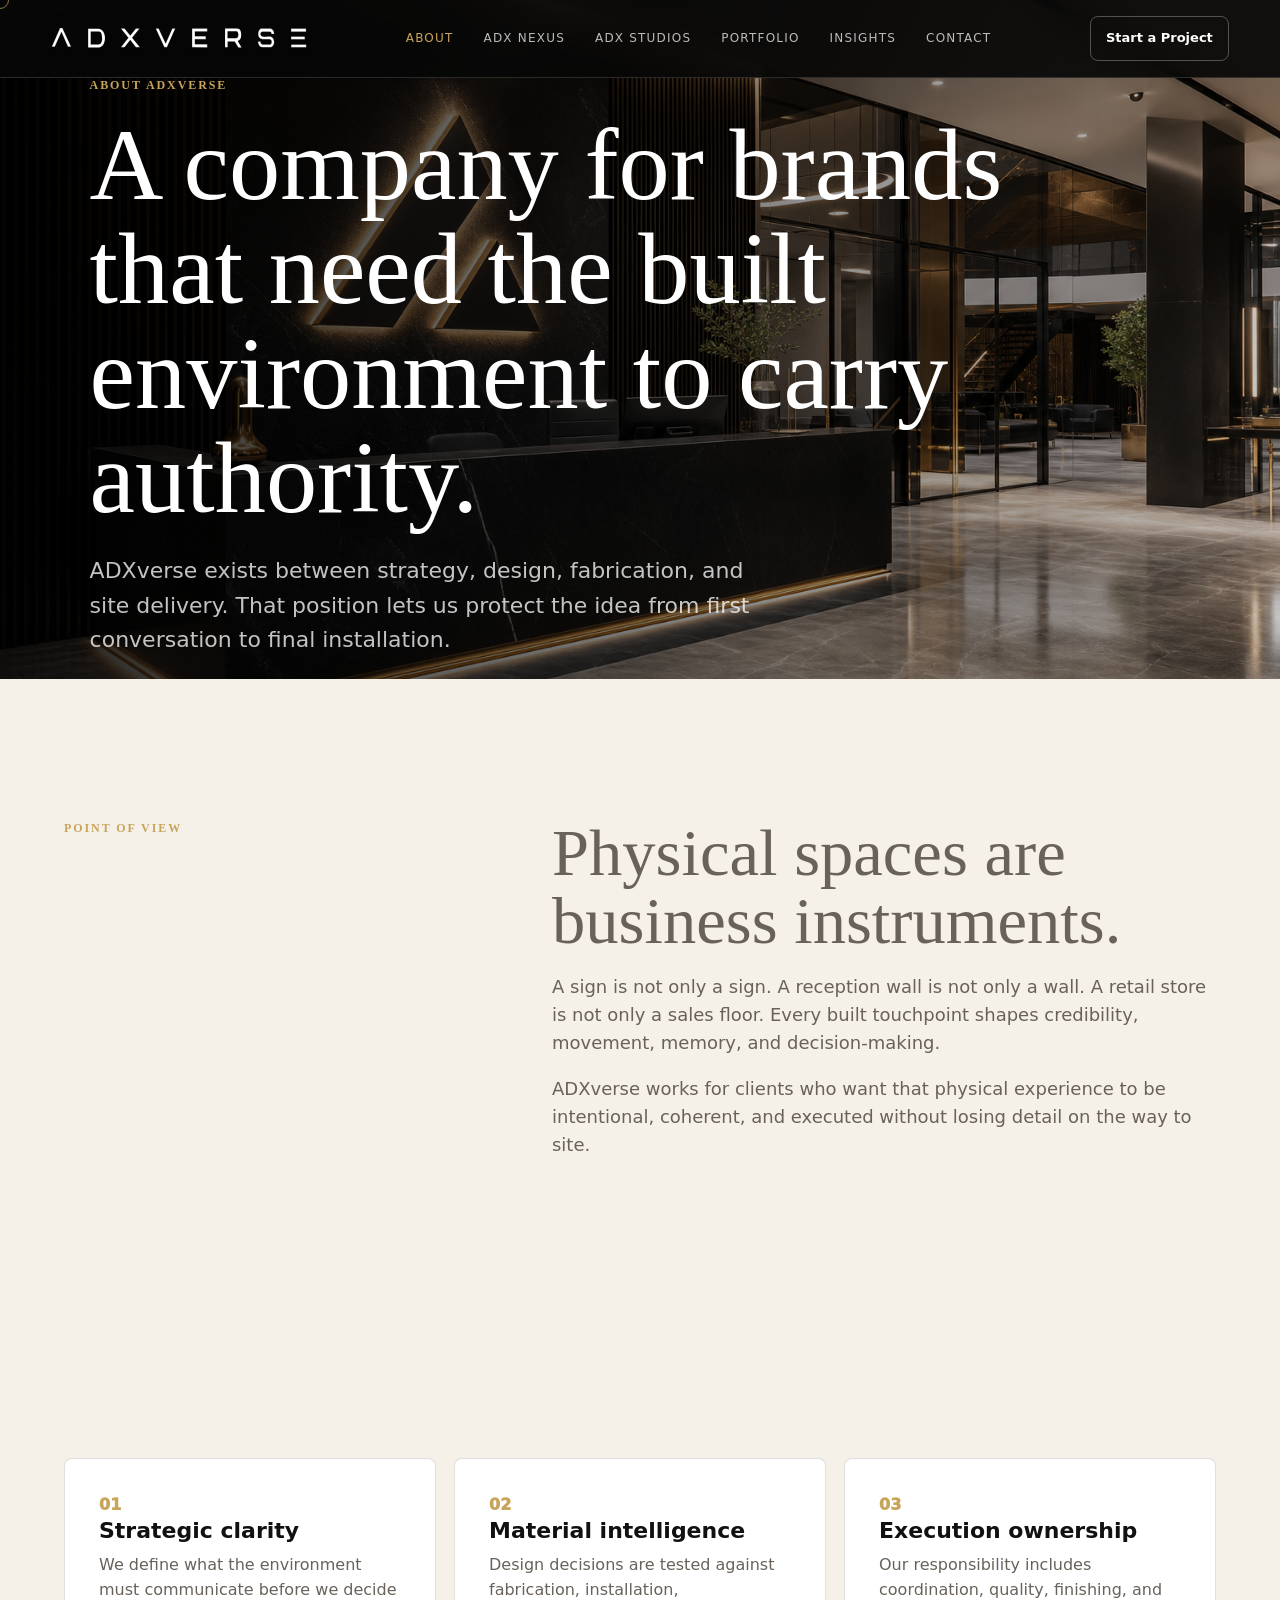
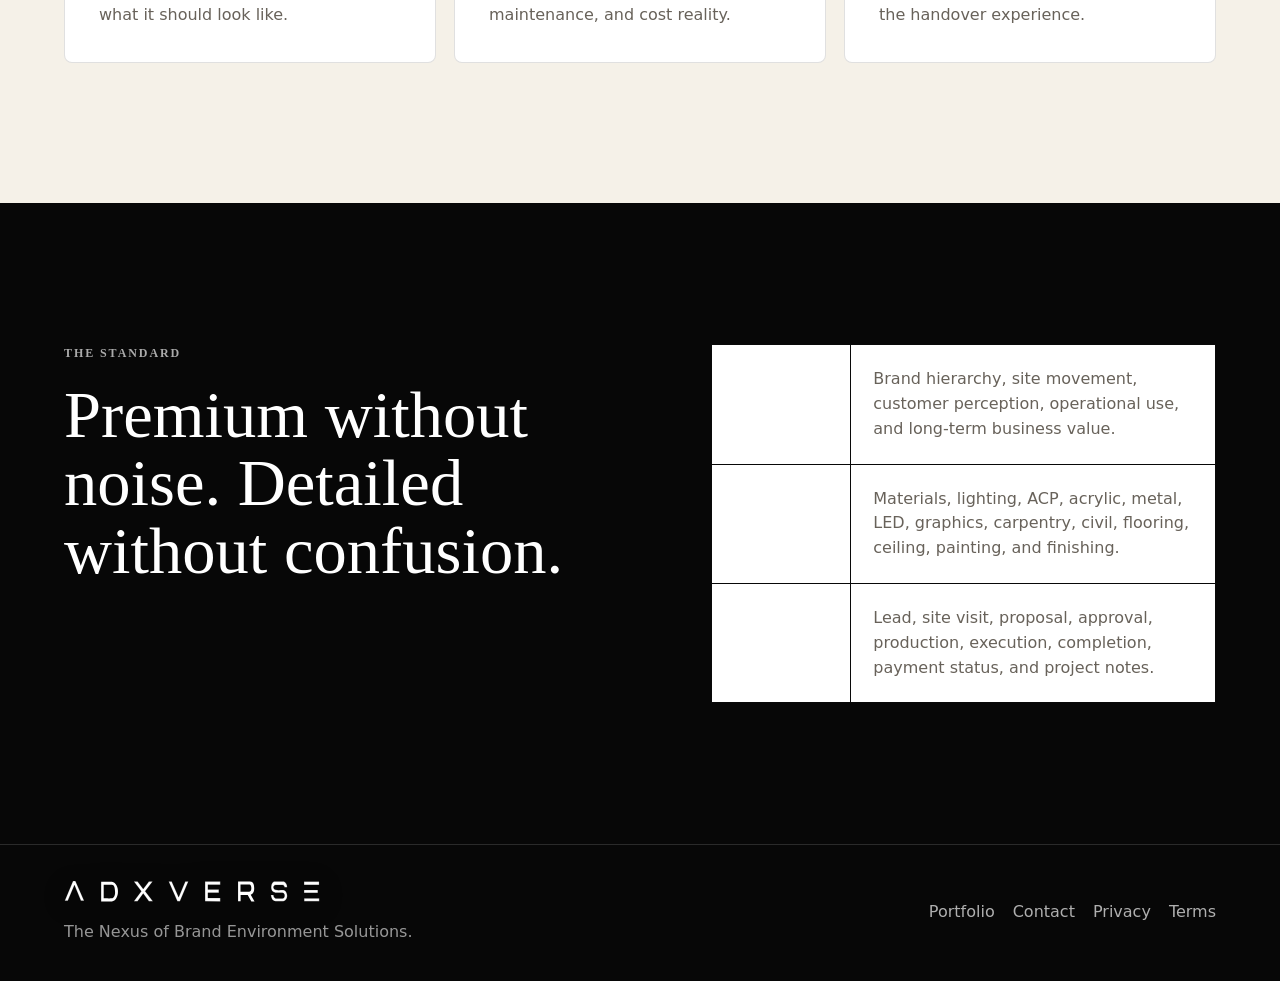
<file: about.html>
<!doctype html>
<html lang="en">
<head>
  <meta charset="utf-8">
  <meta name="viewport" content="width=device-width, initial-scale=1">
  <title>About | ADXverse</title>
  <meta name="description" content="ADXverse is a multidisciplinary design-build company for brand environments, signage systems, interiors, architecture, fabrication, and turnkey execution.">
  <link rel="stylesheet" href="styles.css">
  <link rel="icon" href="assets/adxverse-logo.svg" type="image/svg+xml">
</head>
<body class="page-light">
  <div class="scroll-progress" data-progress></div>
  <div class="cursor" data-cursor></div>
  <header class="site-header" data-header>
    <a class="brand" href="index.html"><img class="brand-logo" src="assets/adxverse-wordmark.svg" alt="ADXverse"></a>
    <nav class="main-nav" data-nav aria-label="Primary navigation">
      <a href="about.html">About</a><a href="adx-nexus.html">ADX Nexus</a><a href="adx-studios.html">ADX Studios</a><a href="portfolio.html">Portfolio</a><a href="insights.html">Insights</a><a href="contact.html">Contact</a>
    </nav>
    <a class="header-cta" href="contact.html">Start a Project</a>
    <button class="menu-toggle" data-menu aria-label="Open navigation"><span></span><span></span></button>
  </header>
  <main>
    <section class="hero page-hero">
      <img class="hero-media" src="assets/case-corporate-hq.png" alt="Corporate brand environment with premium reception identity">
      <div class="hero-overlay"></div>
      <div class="hero-content reveal">
        <p class="eyebrow">About ADXverse</p>
        <h1>A company for brands that need the built environment to carry authority.</h1>
        <p class="hero-lede">ADXverse exists between strategy, design, fabrication, and site delivery. That position lets us protect the idea from first conversation to final installation.</p>
      </div>
    </section>
    <section class="section section-light">
      <div class="container page-kicker-grid">
        <p class="eyebrow">Point of View</p>
        <div class="rich-copy">
          <h2>Physical spaces are business instruments.</h2>
          <p>A sign is not only a sign. A reception wall is not only a wall. A retail store is not only a sales floor. Every built touchpoint shapes credibility, movement, memory, and decision-making.</p>
          <p>ADXverse works for clients who want that physical experience to be intentional, coherent, and executed without losing detail on the way to site.</p>
        </div>
      </div>
    </section>
    <section class="section section-light">
      <div class="container value-grid">
        <article class="value-card reveal"><span>01</span><h3>Strategic clarity</h3><p>We define what the environment must communicate before we decide what it should look like.</p></article>
        <article class="value-card reveal"><span>02</span><h3>Material intelligence</h3><p>Design decisions are tested against fabrication, installation, maintenance, and cost reality.</p></article>
        <article class="value-card reveal"><span>03</span><h3>Execution ownership</h3><p>Our responsibility includes coordination, quality, finishing, and the handover experience.</p></article>
      </div>
    </section>
    <section class="section section-dark">
      <div class="container split-large">
        <div><p class="eyebrow">The Standard</p><h2>Premium without noise. Detailed without confusion.</h2></div>
        <div class="service-table">
          <div class="service-row"><strong>Thinking</strong><p>Brand hierarchy, site movement, customer perception, operational use, and long-term business value.</p></div>
          <div class="service-row"><strong>Making</strong><p>Materials, lighting, ACP, acrylic, metal, LED, graphics, carpentry, civil, flooring, ceiling, painting, and finishing.</p></div>
          <div class="service-row"><strong>Managing</strong><p>Lead, site visit, proposal, approval, production, execution, completion, payment status, and project notes.</p></div>
        </div>
      </div>
    </section>
  </main>
  <footer class="site-footer"><div><a class="brand" href="index.html"><img class="brand-logo" src="assets/adxverse-wordmark.svg" alt="ADXverse"></a><p>The Nexus of Brand Environment Solutions.</p></div><nav><a href="portfolio.html">Portfolio</a><a href="contact.html">Contact</a><a href="privacy.html">Privacy</a><a href="terms.html">Terms</a></nav></footer>
  <script src="script.js"></script>
</body>
</html>
</file>
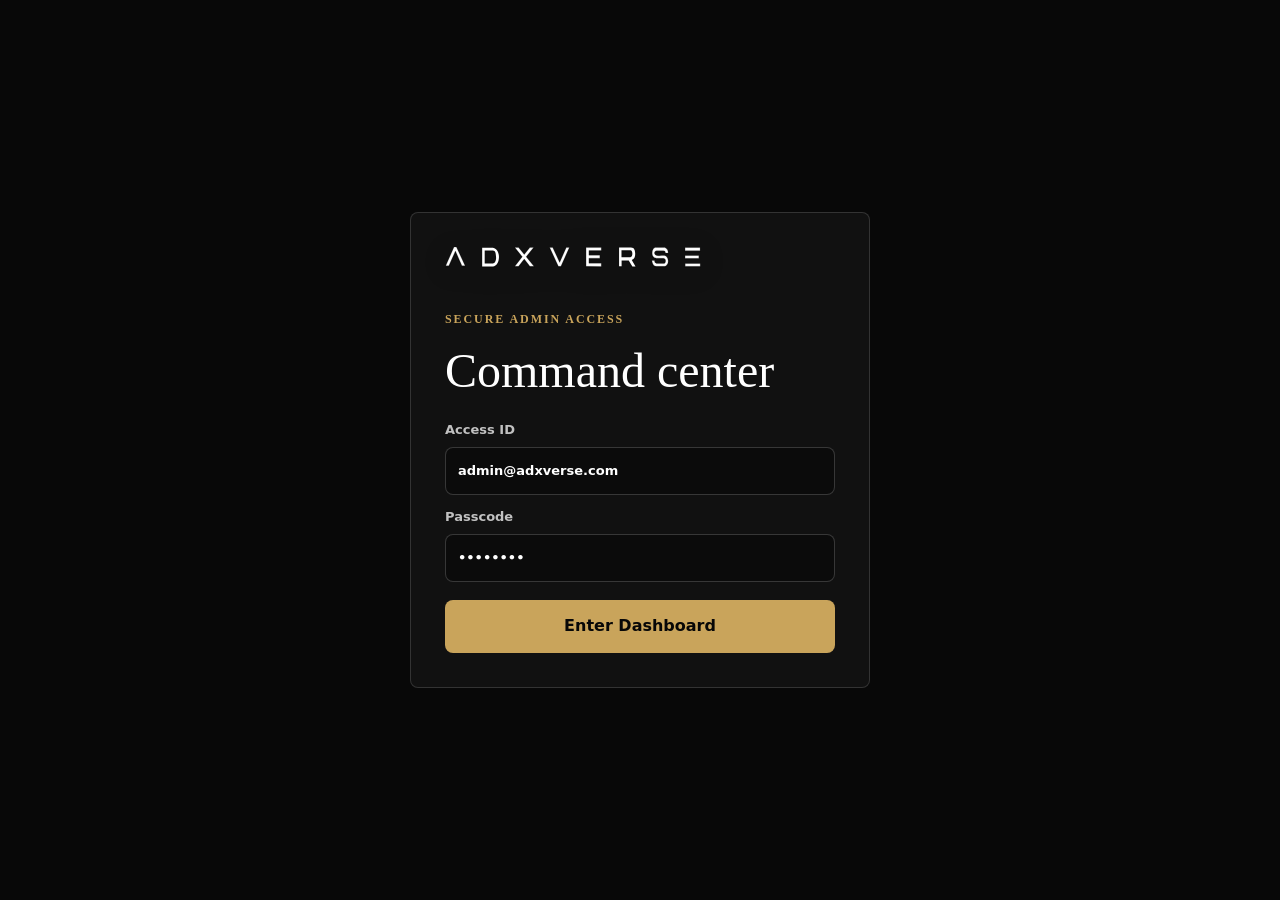
<file: admin.html>
<!doctype html>
<html lang="en">
<head>
  <meta charset="utf-8">
  <meta name="viewport" content="width=device-width, initial-scale=1">
  <title>ADXverse Admin Command Center</title>
  <meta name="robots" content="noindex,nofollow">
  <link rel="stylesheet" href="styles.css">
  <link rel="icon" href="assets/adxverse-mark.svg" type="image/svg+xml">
  <style>
    body { background: #080808; color: #fff; }
    .admin-lock { min-height: 100svh; display: grid; place-items: center; padding: 24px; }
    .admin-login { width: min(460px, 100%); border: 1px solid rgba(255,255,255,.14); border-radius: 8px; padding: 34px; background: #111; }
    .admin-app { display: none; min-height: 100svh; grid-template-columns: 280px 1fr; }
    .admin-unlocked .admin-lock { display: none; }
    .admin-unlocked .admin-app { display: grid; }
    .admin-side { border-right: 1px solid rgba(255,255,255,.12); padding: 28px; background: #0b0b0b; }
    .admin-side nav { display: grid; gap: 12px; margin-top: 42px; color: rgba(255,255,255,.68); }
    .admin-main { padding: clamp(24px, 5vw, 56px); }
    .admin-top { display: flex; justify-content: space-between; gap: 24px; align-items: start; margin-bottom: 26px; }
    .admin-grid { display: grid; grid-template-columns: repeat(4, 1fr); gap: 14px; }
    .admin-card, .admin-panel { border: 1px solid rgba(255,255,255,.12); border-radius: 8px; background: #141414; padding: 22px; }
    .admin-card strong { display: block; color: var(--gold); font-family: Georgia, serif; font-size: 42px; line-height: 1; }
    .admin-layout { display: grid; grid-template-columns: 1.15fr .85fr; gap: 14px; margin-top: 14px; }
    table { width: 100%; border-collapse: collapse; }
    th, td { padding: 14px; border-bottom: 1px solid rgba(255,255,255,.1); text-align: left; color: rgba(255,255,255,.76); }
    th { color: var(--gold); font-size: 12px; text-transform: uppercase; letter-spacing: .12em; }
    .quote-form { display: grid; grid-template-columns: repeat(2, 1fr); gap: 12px; }
    .quote-total { margin-top: 20px; padding: 22px; border-radius: 8px; background: #080808; border: 1px solid rgba(255,255,255,.12); }
    .quote-total strong { display: block; color: var(--gold); font-size: 34px; font-family: Georgia, serif; }
    @media (max-width: 980px) { .admin-app, .admin-grid, .admin-layout, .quote-form { grid-template-columns: 1fr; } .admin-side { border-right: 0; border-bottom: 1px solid rgba(255,255,255,.12); } }
  </style>
</head>
<body>
  <section class="admin-lock">
    <form class="admin-login" data-admin-login>
      <a class="brand" href="index.html"><img class="brand-logo" src="assets/adxverse-wordmark.svg" alt="ADXverse"></a>
      <p class="eyebrow" style="margin-top:34px">Secure Admin Access</p>
      <h1 style="font-size:48px">Command center</h1>
      <label>Access ID<input required autocomplete="username" value="admin@adxverse.com"></label>
      <label style="margin-top:12px">Passcode<input required type="password" autocomplete="current-password" value="adxverse"></label>
      <button class="button button-primary" style="width:100%;margin-top:18px" type="submit">Enter Dashboard</button>
    </form>
  </section>
  <div class="admin-app">
    <aside class="admin-side">
      <a class="brand" href="index.html"><img class="brand-logo" src="assets/adxverse-wordmark.svg" alt="ADXverse"></a>
      <nav><a href="#customers">Customer Database</a><a href="#pricing">Pricing Engine</a><a href="#projects">Project Management</a><a href="#proposals">Proposal Flow</a></nav>
    </aside>
    <main class="admin-main">
      <div class="admin-top">
        <div><p class="eyebrow">Internal Systems</p><h1 style="font-size:clamp(42px,7vw,82px)">Business control for leads, costing, and execution.</h1></div>
        <a class="button button-primary" href="contact.html">Public Contact</a>
      </div>
      <section class="admin-grid">
        <article class="admin-card"><strong>24</strong><span>Active leads</span></article>
        <article class="admin-card"><strong>07</strong><span>Live projects</span></article>
        <article class="admin-card"><strong>18%</strong><span>Target margin</span></article>
        <article class="admin-card"><strong>05</strong><span>Pending proposals</span></article>
      </section>
      <section class="admin-layout">
        <div class="admin-panel" id="customers">
          <h2>Customer Database</h2>
          <table><thead><tr><th>Customer</th><th>Company</th><th>Industry</th><th>GST</th><th>Notes</th></tr></thead><tbody><tr><td>Aarav Mehta</td><td>Northline Retail</td><td>Retail</td><td>27ABCDE1234F1Z5</td><td>Rollout package requested</td></tr><tr><td>Nisha Rao</td><td>Urban Clinics</td><td>Healthcare</td><td>29ABCDE1234F1Z2</td><td>Site visit completed</td></tr><tr><td>Kabir Shah</td><td>Orion Workspaces</td><td>Corporate</td><td>24ABCDE1234F1Z7</td><td>Proposal review Friday</td></tr></tbody></table>
        </div>
        <div class="admin-panel" id="pricing">
          <h2>Pricing Engine</h2>
          <form class="quote-form" data-quote-form>
            <label>Category<select name="category"><option>ACP</option><option>Acrylic</option><option>LED</option><option>Fabrication</option><option>SS Letters</option><option>Vinyl</option><option>Installation</option><option>Interior Works</option><option>Carpentry</option><option>Civil</option><option>Electrical</option><option>Flooring</option><option>Ceiling</option><option>Painting</option></select></label>
            <label>Quantity<input name="quantity" type="number" min="0" value="10"></label>
            <label>Cost Per Unit<input name="cost" type="number" min="0" value="2500"></label>
            <label>Margin %<input name="margin" type="number" min="0" max="95" value="22"></label>
          </form>
          <div class="quote-total"><span>Suggested Quote</span><strong data-quote-output>INR 32,051</strong></div>
        </div>
      </section>
      <section class="admin-panel" id="projects" style="margin-top:14px">
        <h2>Project Management</h2>
        <table><thead><tr><th>Project</th><th>Stage</th><th>Payment</th><th>Owner</th><th>Next Action</th></tr></thead><tbody><tr><td>Corporate HQ Identity</td><td>Production</td><td>Advance received</td><td>ADX Nexus</td><td>Lighting test</td></tr><tr><td>Retail Launch System</td><td>Proposal</td><td>Pending</td><td>ADX Nexus</td><td>Material approval</td></tr><tr><td>Hospitality Arrival Space</td><td>Site visit</td><td>Not invoiced</td><td>ADX Studios</td><td>Measurement pack</td></tr></tbody></table>
      </section>
    </main>
  </div>
  <script src="script.js"></script>
</body>
</html>
</file>
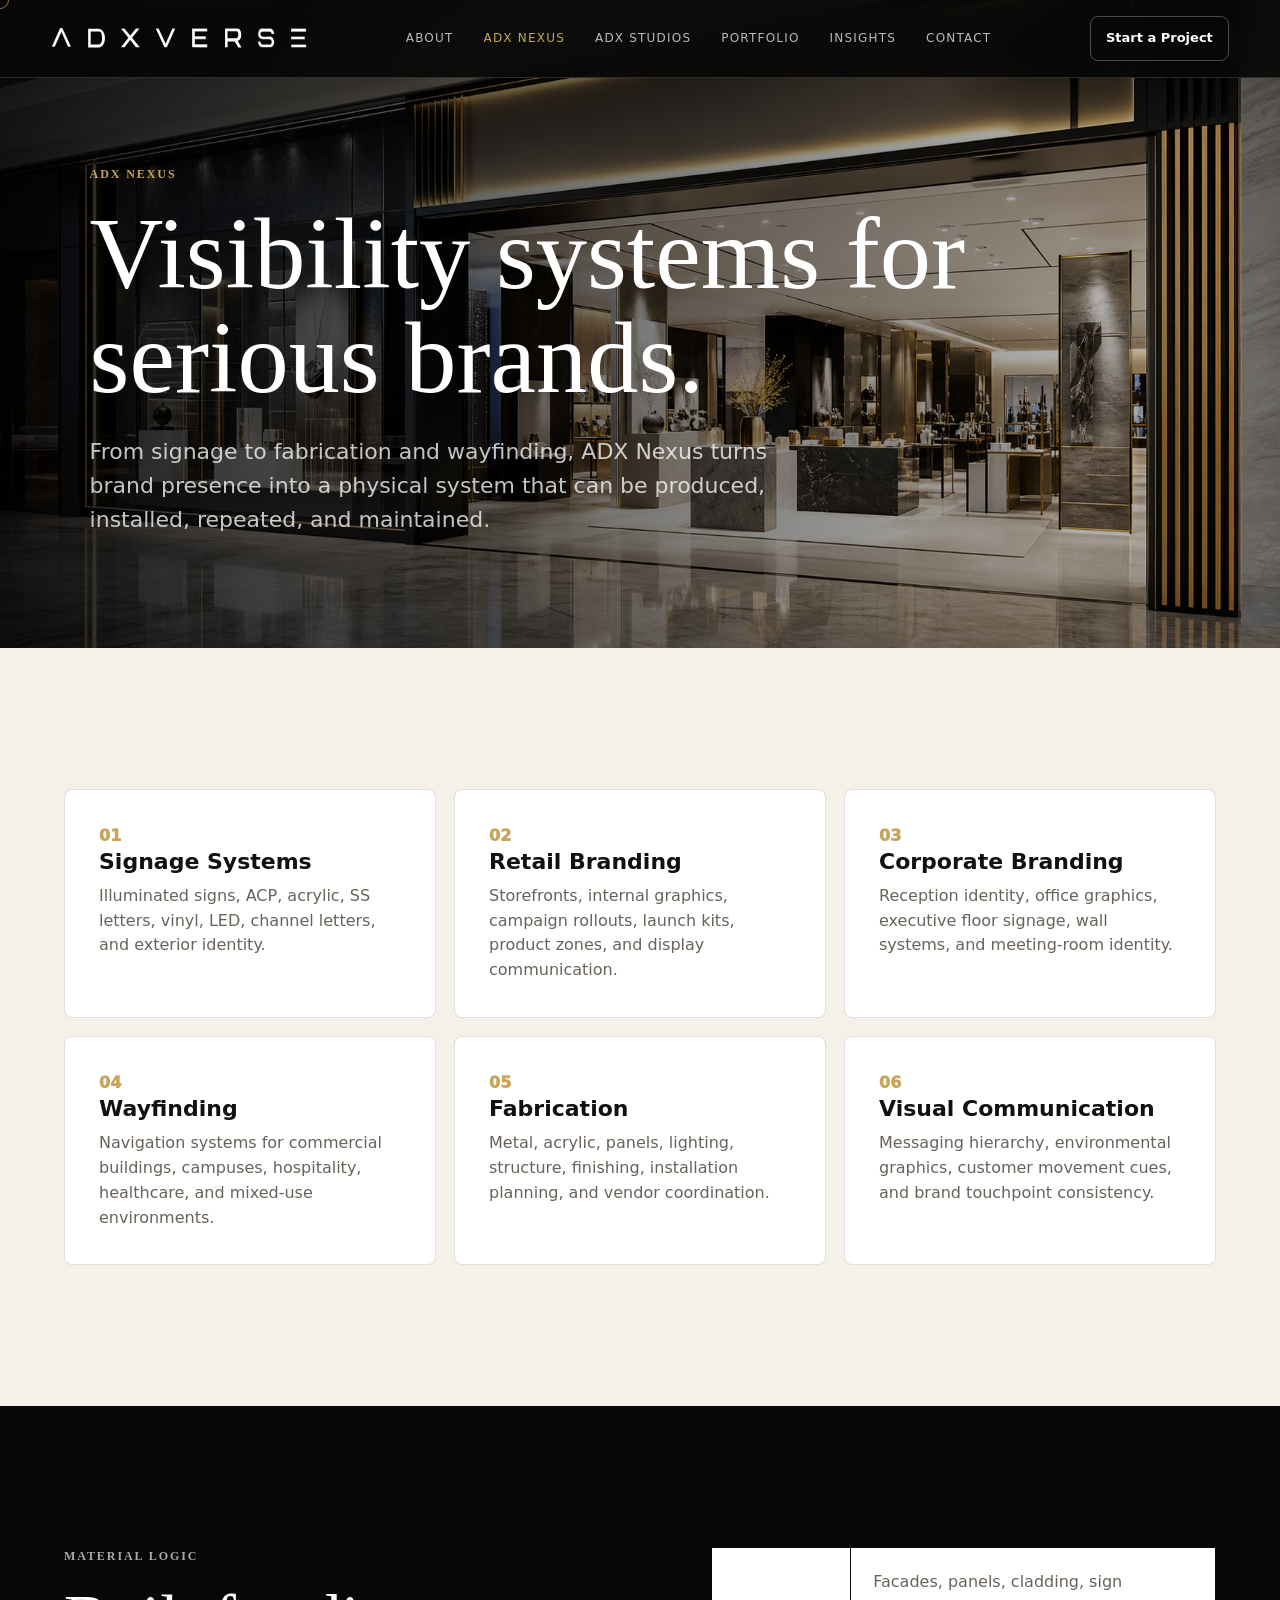
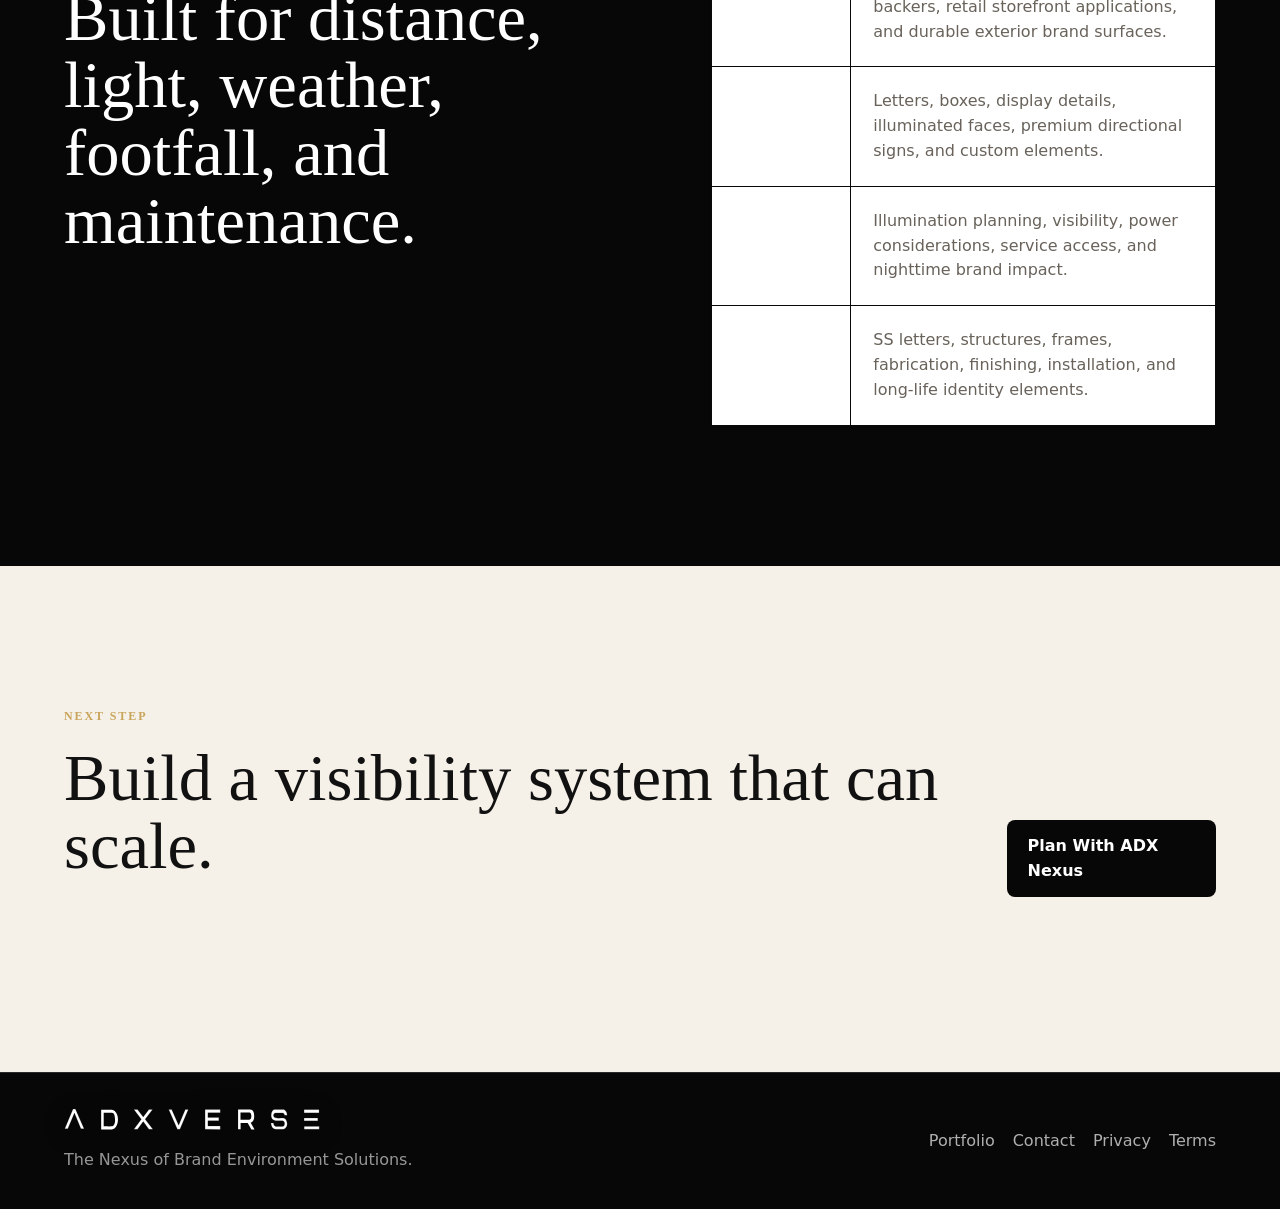
<file: adx-nexus.html>
<!doctype html>
<html lang="en">
<head>
  <meta charset="utf-8">
  <meta name="viewport" content="width=device-width, initial-scale=1">
  <title>ADX Nexus | Brand Environment Solutions</title>
  <meta name="description" content="ADX Nexus delivers signage systems, fabrication, retail branding, corporate branding, wayfinding, and visual communication.">
  <link rel="stylesheet" href="styles.css">
  <link rel="icon" href="assets/adxverse-logo.svg" type="image/svg+xml">
</head>
<body class="page-light">
  <div class="scroll-progress" data-progress></div><div class="cursor" data-cursor></div>
  <header class="site-header" data-header>
    <a class="brand" href="index.html"><img class="brand-logo" src="assets/adxverse-wordmark.svg" alt="ADXverse"></a>
    <nav class="main-nav" data-nav><a href="about.html">About</a><a href="adx-nexus.html">ADX Nexus</a><a href="adx-studios.html">ADX Studios</a><a href="portfolio.html">Portfolio</a><a href="insights.html">Insights</a><a href="contact.html">Contact</a></nav>
    <a class="header-cta" href="contact.html">Start a Project</a><button class="menu-toggle" data-menu aria-label="Open navigation"><span></span><span></span></button>
  </header>
  <main>
    <section class="hero page-hero">
      <img class="hero-media" src="assets/case-retail-system.png" alt="Retail brand environment and illuminated storefront system">
      <div class="hero-overlay"></div>
      <div class="hero-content reveal"><p class="eyebrow">ADX Nexus</p><h1>Visibility systems for serious brands.</h1><p class="hero-lede">From signage to fabrication and wayfinding, ADX Nexus turns brand presence into a physical system that can be produced, installed, repeated, and maintained.</p></div>
    </section>
    <section class="section section-light">
      <div class="container capability-grid">
        <article class="capability-card reveal"><span>01</span><h3>Signage Systems</h3><p>Illuminated signs, ACP, acrylic, SS letters, vinyl, LED, channel letters, and exterior identity.</p></article>
        <article class="capability-card reveal"><span>02</span><h3>Retail Branding</h3><p>Storefronts, internal graphics, campaign rollouts, launch kits, product zones, and display communication.</p></article>
        <article class="capability-card reveal"><span>03</span><h3>Corporate Branding</h3><p>Reception identity, office graphics, executive floor signage, wall systems, and meeting-room identity.</p></article>
        <article class="capability-card reveal"><span>04</span><h3>Wayfinding</h3><p>Navigation systems for commercial buildings, campuses, hospitality, healthcare, and mixed-use environments.</p></article>
        <article class="capability-card reveal"><span>05</span><h3>Fabrication</h3><p>Metal, acrylic, panels, lighting, structure, finishing, installation planning, and vendor coordination.</p></article>
        <article class="capability-card reveal"><span>06</span><h3>Visual Communication</h3><p>Messaging hierarchy, environmental graphics, customer movement cues, and brand touchpoint consistency.</p></article>
      </div>
    </section>
    <section class="section section-dark">
      <div class="container split-large">
        <div><p class="eyebrow">Material Logic</p><h2>Built for distance, light, weather, footfall, and maintenance.</h2></div>
        <div class="service-table">
          <div class="service-row"><strong>ACP</strong><p>Facades, panels, cladding, sign backers, retail storefront applications, and durable exterior brand surfaces.</p></div>
          <div class="service-row"><strong>Acrylic</strong><p>Letters, boxes, display details, illuminated faces, premium directional signs, and custom elements.</p></div>
          <div class="service-row"><strong>LED</strong><p>Illumination planning, visibility, power considerations, service access, and nighttime brand impact.</p></div>
          <div class="service-row"><strong>Metal</strong><p>SS letters, structures, frames, fabrication, finishing, installation, and long-life identity elements.</p></div>
        </div>
      </div>
    </section>
    <section class="section section-light"><div class="container section-head"><div><p class="eyebrow">Next Step</p><h2>Build a visibility system that can scale.</h2></div><a class="button button-dark" href="contact.html">Plan With ADX Nexus</a></div></section>
  </main>
  <footer class="site-footer"><div><a class="brand" href="index.html"><img class="brand-logo" src="assets/adxverse-wordmark.svg" alt="ADXverse"></a><p>The Nexus of Brand Environment Solutions.</p></div><nav><a href="portfolio.html">Portfolio</a><a href="contact.html">Contact</a><a href="privacy.html">Privacy</a><a href="terms.html">Terms</a></nav></footer>
  <script src="script.js"></script>
</body>
</html>
</file>
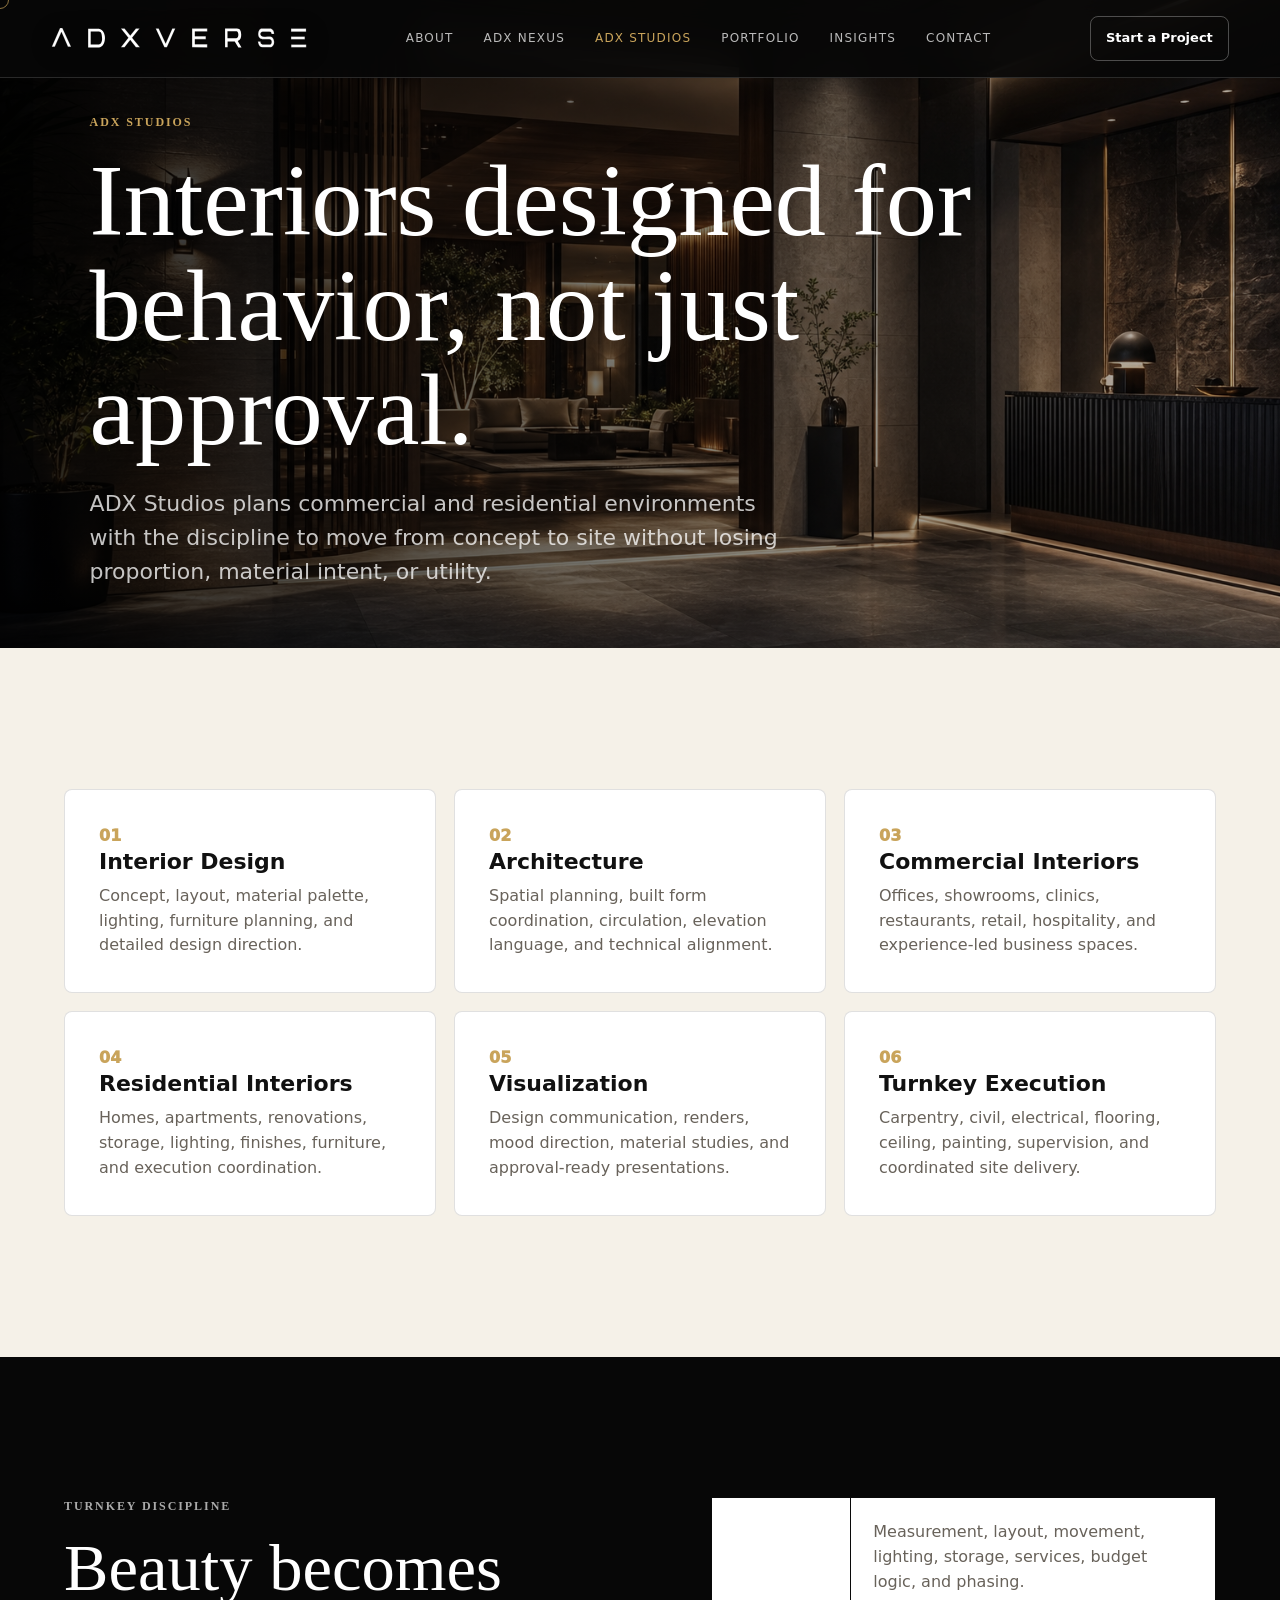
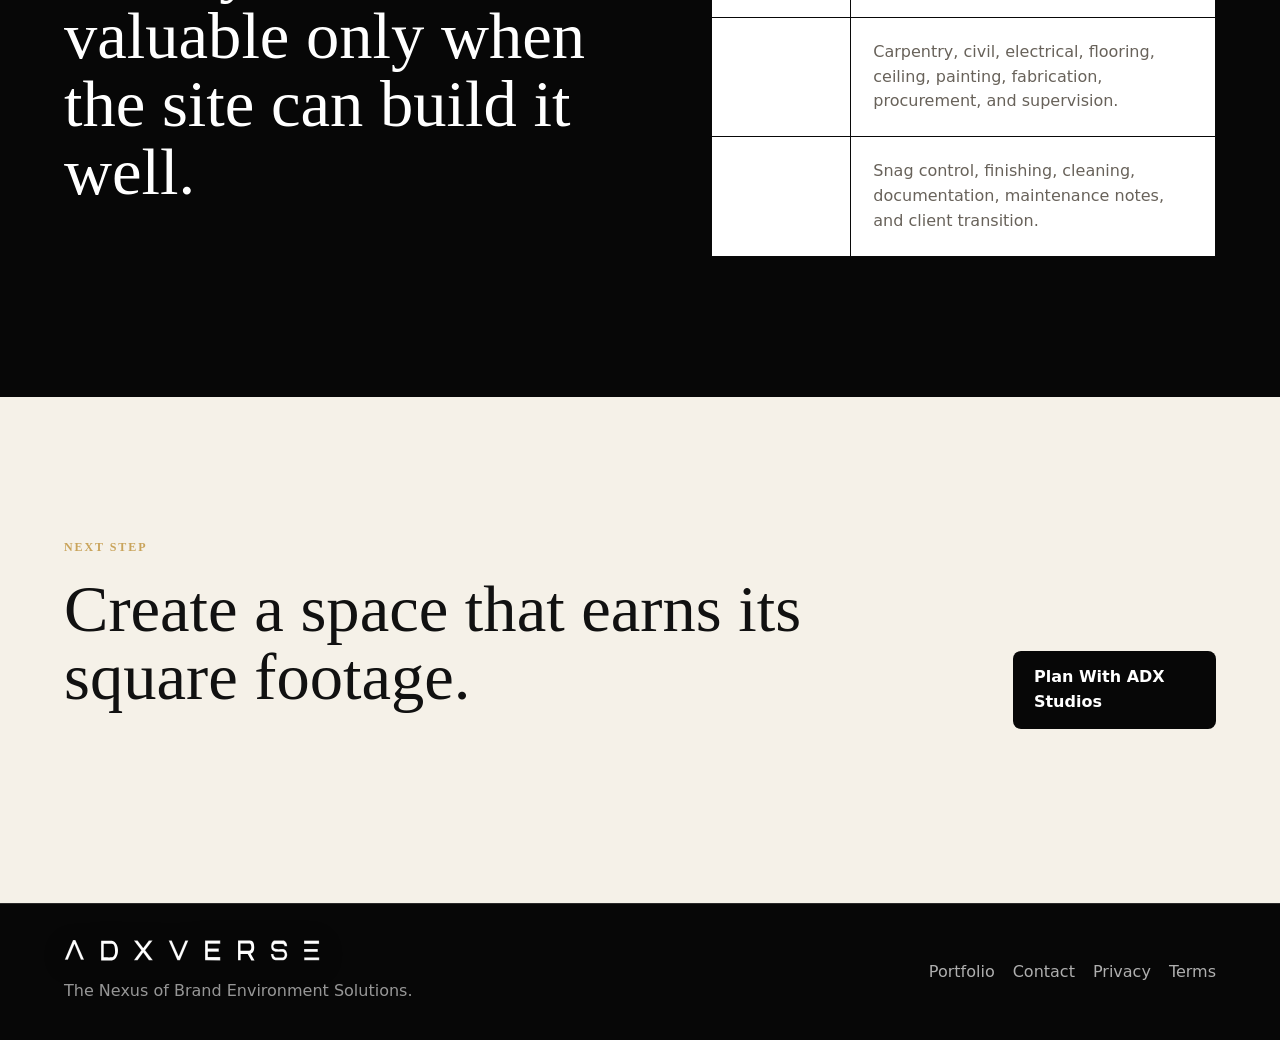
<file: adx-studios.html>
<!doctype html>
<html lang="en">
<head>
  <meta charset="utf-8">
  <meta name="viewport" content="width=device-width, initial-scale=1">
  <title>ADX Studios | Interior Design, Architecture, and Turnkey Execution</title>
  <meta name="description" content="ADX Studios creates commercial interiors, residential interiors, architecture, space planning, design visualization, and turnkey execution.">
  <link rel="stylesheet" href="styles.css">
  <link rel="icon" href="assets/adxverse-logo.svg" type="image/svg+xml">
</head>
<body class="page-light">
  <div class="scroll-progress" data-progress></div><div class="cursor" data-cursor></div>
  <header class="site-header" data-header>
    <a class="brand" href="index.html"><img class="brand-logo" src="assets/adxverse-wordmark.svg" alt="ADXverse"></a>
    <nav class="main-nav" data-nav><a href="about.html">About</a><a href="adx-nexus.html">ADX Nexus</a><a href="adx-studios.html">ADX Studios</a><a href="portfolio.html">Portfolio</a><a href="insights.html">Insights</a><a href="contact.html">Contact</a></nav>
    <a class="header-cta" href="contact.html">Start a Project</a><button class="menu-toggle" data-menu aria-label="Open navigation"><span></span><span></span></button>
  </header>
  <main>
    <section class="hero page-hero">
      <img class="hero-media" src="assets/case-hospitality-arrival.png" alt="Premium hospitality interior lounge and arrival space">
      <div class="hero-overlay"></div>
      <div class="hero-content reveal"><p class="eyebrow">ADX Studios</p><h1>Interiors designed for behavior, not just approval.</h1><p class="hero-lede">ADX Studios plans commercial and residential environments with the discipline to move from concept to site without losing proportion, material intent, or utility.</p></div>
    </section>
    <section class="section section-light">
      <div class="container capability-grid">
        <article class="capability-card reveal"><span>01</span><h3>Interior Design</h3><p>Concept, layout, material palette, lighting, furniture planning, and detailed design direction.</p></article>
        <article class="capability-card reveal"><span>02</span><h3>Architecture</h3><p>Spatial planning, built form coordination, circulation, elevation language, and technical alignment.</p></article>
        <article class="capability-card reveal"><span>03</span><h3>Commercial Interiors</h3><p>Offices, showrooms, clinics, restaurants, retail, hospitality, and experience-led business spaces.</p></article>
        <article class="capability-card reveal"><span>04</span><h3>Residential Interiors</h3><p>Homes, apartments, renovations, storage, lighting, finishes, furniture, and execution coordination.</p></article>
        <article class="capability-card reveal"><span>05</span><h3>Visualization</h3><p>Design communication, renders, mood direction, material studies, and approval-ready presentations.</p></article>
        <article class="capability-card reveal"><span>06</span><h3>Turnkey Execution</h3><p>Carpentry, civil, electrical, flooring, ceiling, painting, supervision, and coordinated site delivery.</p></article>
      </div>
    </section>
    <section class="section section-dark">
      <div class="container split-large">
        <div><p class="eyebrow">Turnkey Discipline</p><h2>Beauty becomes valuable only when the site can build it well.</h2></div>
        <div class="service-table">
          <div class="service-row"><strong>Planning</strong><p>Measurement, layout, movement, lighting, storage, services, budget logic, and phasing.</p></div>
          <div class="service-row"><strong>Execution</strong><p>Carpentry, civil, electrical, flooring, ceiling, painting, fabrication, procurement, and supervision.</p></div>
          <div class="service-row"><strong>Handover</strong><p>Snag control, finishing, cleaning, documentation, maintenance notes, and client transition.</p></div>
        </div>
      </div>
    </section>
    <section class="section section-light"><div class="container section-head"><div><p class="eyebrow">Next Step</p><h2>Create a space that earns its square footage.</h2></div><a class="button button-dark" href="contact.html">Plan With ADX Studios</a></div></section>
  </main>
  <footer class="site-footer"><div><a class="brand" href="index.html"><img class="brand-logo" src="assets/adxverse-wordmark.svg" alt="ADXverse"></a><p>The Nexus of Brand Environment Solutions.</p></div><nav><a href="portfolio.html">Portfolio</a><a href="contact.html">Contact</a><a href="privacy.html">Privacy</a><a href="terms.html">Terms</a></nav></footer>
  <script src="script.js"></script>
</body>
</html>
</file>
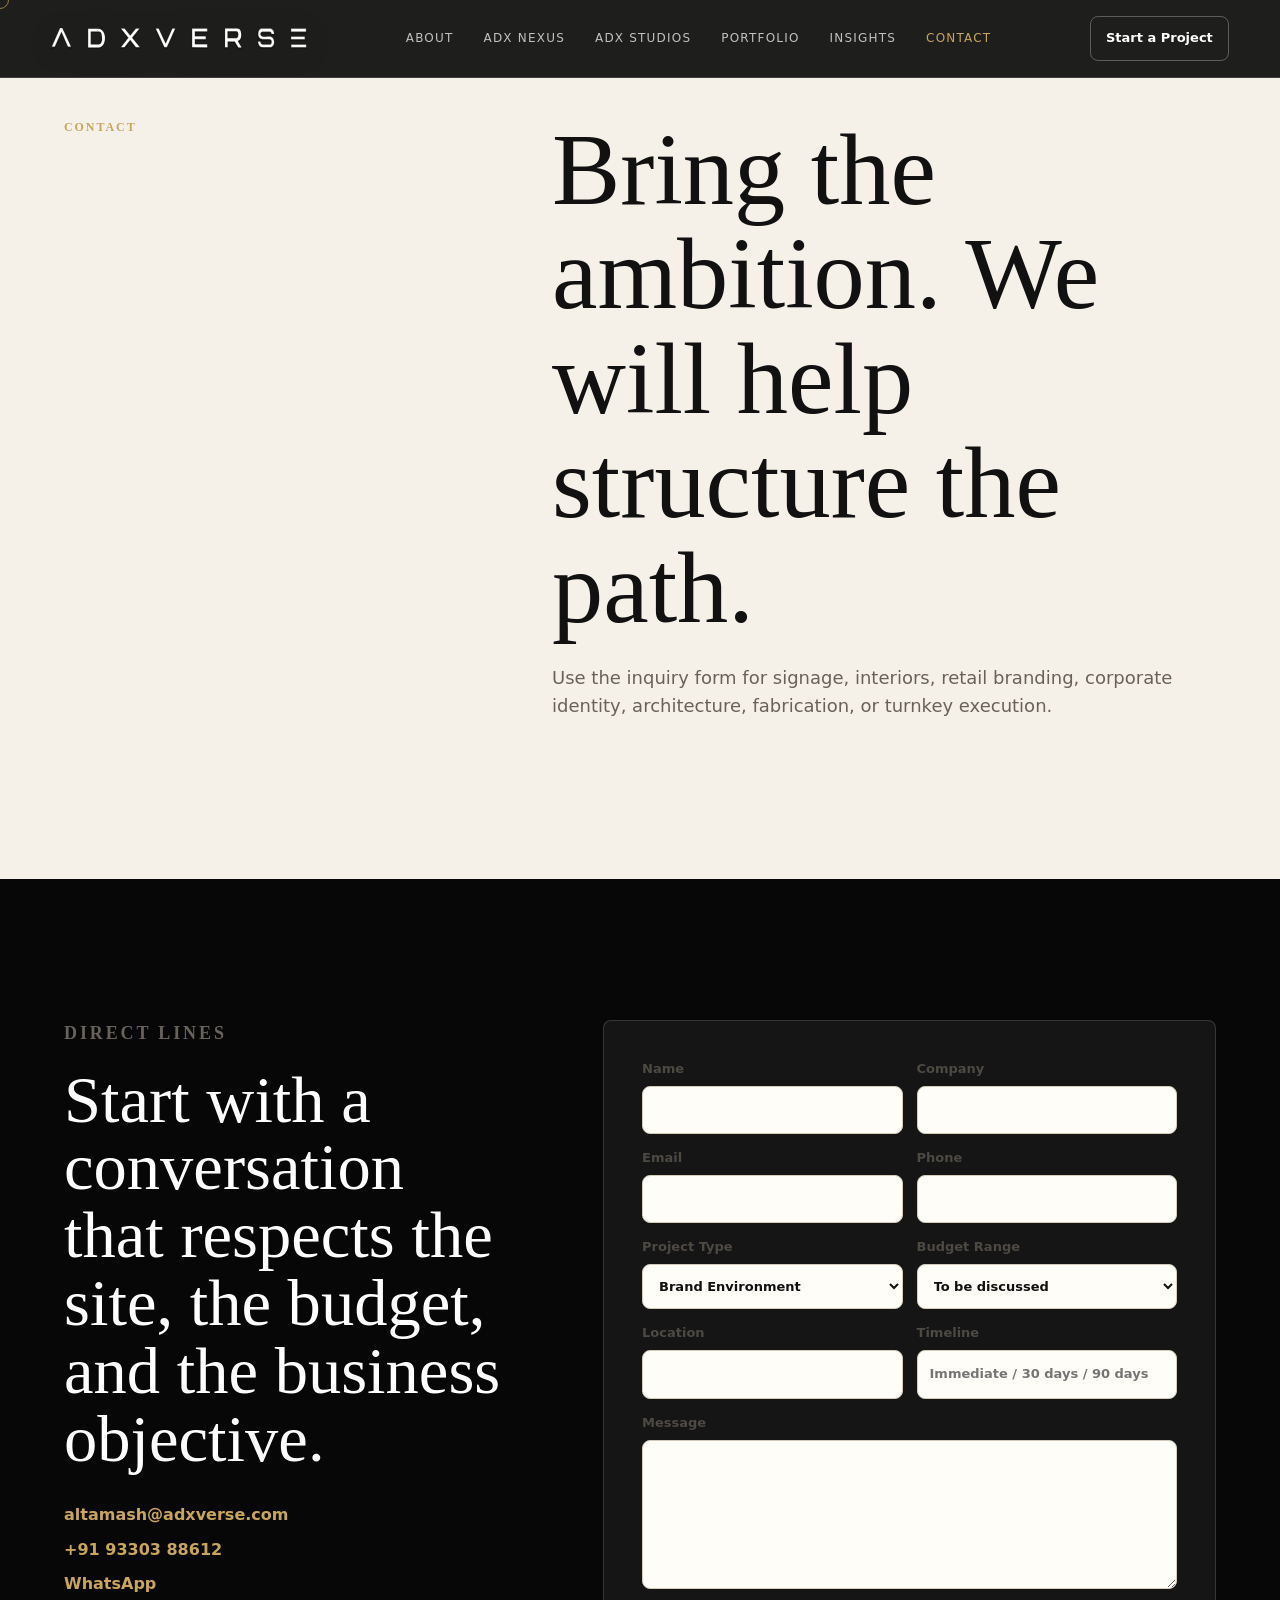
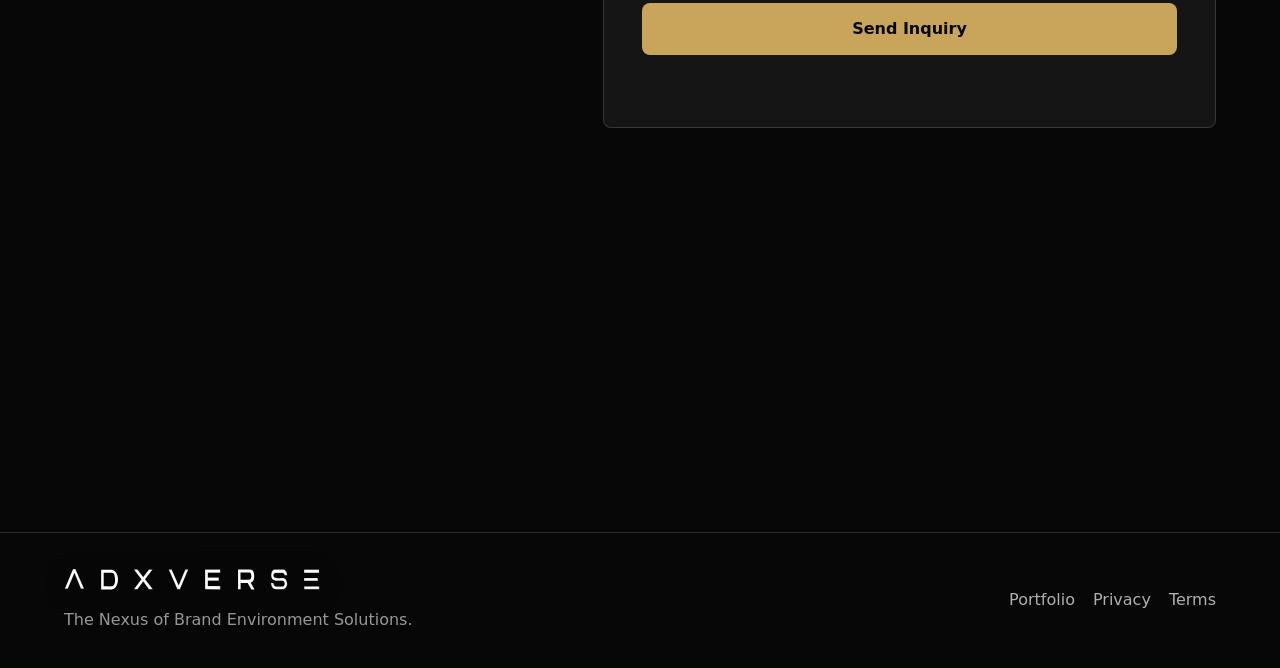
<file: contact.html>
<!doctype html>
<html lang="en">
<head>
  <meta charset="utf-8">
  <meta name="viewport" content="width=device-width, initial-scale=1">
  <title>Contact | ADXverse</title>
  <meta name="description" content="Contact ADXverse for brand environment solutions, signage systems, retail branding, interiors, architecture, fabrication, and turnkey execution.">
  <link rel="stylesheet" href="styles.css">
  <link rel="icon" href="assets/adxverse-logo.svg" type="image/svg+xml">
</head>
<body class="page-light">
  <div class="scroll-progress" data-progress></div><div class="cursor" data-cursor></div>
  <header class="site-header" data-header><a class="brand" href="index.html"><img class="brand-logo" src="assets/adxverse-wordmark.svg" alt="ADXverse"></a><nav class="main-nav" data-nav><a href="about.html">About</a><a href="adx-nexus.html">ADX Nexus</a><a href="adx-studios.html">ADX Studios</a><a href="portfolio.html">Portfolio</a><a href="insights.html">Insights</a><a href="contact.html">Contact</a></nav><a class="header-cta" href="contact.html">Start a Project</a><button class="menu-toggle" data-menu aria-label="Open navigation"><span></span><span></span></button></header>
  <main>
    <section class="section page-intro"><div class="container page-kicker-grid"><p class="eyebrow">Contact</p><div><h1 style="color:#111">Bring the ambition. We will help structure the path.</h1><p class="rich-copy">Use the inquiry form for signage, interiors, retail branding, corporate identity, architecture, fabrication, or turnkey execution.</p></div></div></section>
    <section class="section contact-band">
      <div class="container contact-grid">
        <div><p class="eyebrow">Direct Lines</p><h2>Start with a conversation that respects the site, the budget, and the business objective.</h2><div class="contact-lines"><a href="mailto:altamash@adxverse.com">altamash@adxverse.com</a><a href="tel:+919330388612">+91 93303 88612</a><a href="https://wa.me/919330388612">WhatsApp</a></div><div class="map-frame" style="margin-top:34px"><iframe title="ADXverse map" loading="lazy" src="https://www.google.com/maps?q=India&output=embed"></iframe></div></div>
        <form class="inquiry-form" data-form>
          <label>Name<input required name="name" autocomplete="name"></label><label>Company<input name="company" autocomplete="organization"></label><label>Email<input required type="email" name="email" autocomplete="email"></label><label>Phone<input name="phone" autocomplete="tel"></label><label>Project Type<select name="projectType"><option>Brand Environment</option><option>Signage System</option><option>Retail Branding</option><option>Corporate Branding</option><option>Interior Design</option><option>Architecture</option><option>Fabrication</option><option>Turnkey Execution</option></select></label><label>Budget Range<select name="budget"><option>To be discussed</option><option>Under 5L</option><option>5L - 15L</option><option>15L - 50L</option><option>50L+</option></select></label><label>Location<input name="location" autocomplete="address-level2"></label><label>Timeline<input name="timeline" placeholder="Immediate / 30 days / 90 days"></label><label class="form-full">Message<textarea name="message" rows="6"></textarea></label><button class="button button-primary form-full" type="submit">Send Inquiry</button><p class="form-status form-full" data-form-status role="status"></p>
        </form>
      </div>
    </section>
  </main>
  <footer class="site-footer"><div><a class="brand" href="index.html"><img class="brand-logo" src="assets/adxverse-wordmark.svg" alt="ADXverse"></a><p>The Nexus of Brand Environment Solutions.</p></div><nav><a href="portfolio.html">Portfolio</a><a href="privacy.html">Privacy</a><a href="terms.html">Terms</a></nav></footer>
  <script src="script.js"></script>
</body>
</html>
</file>
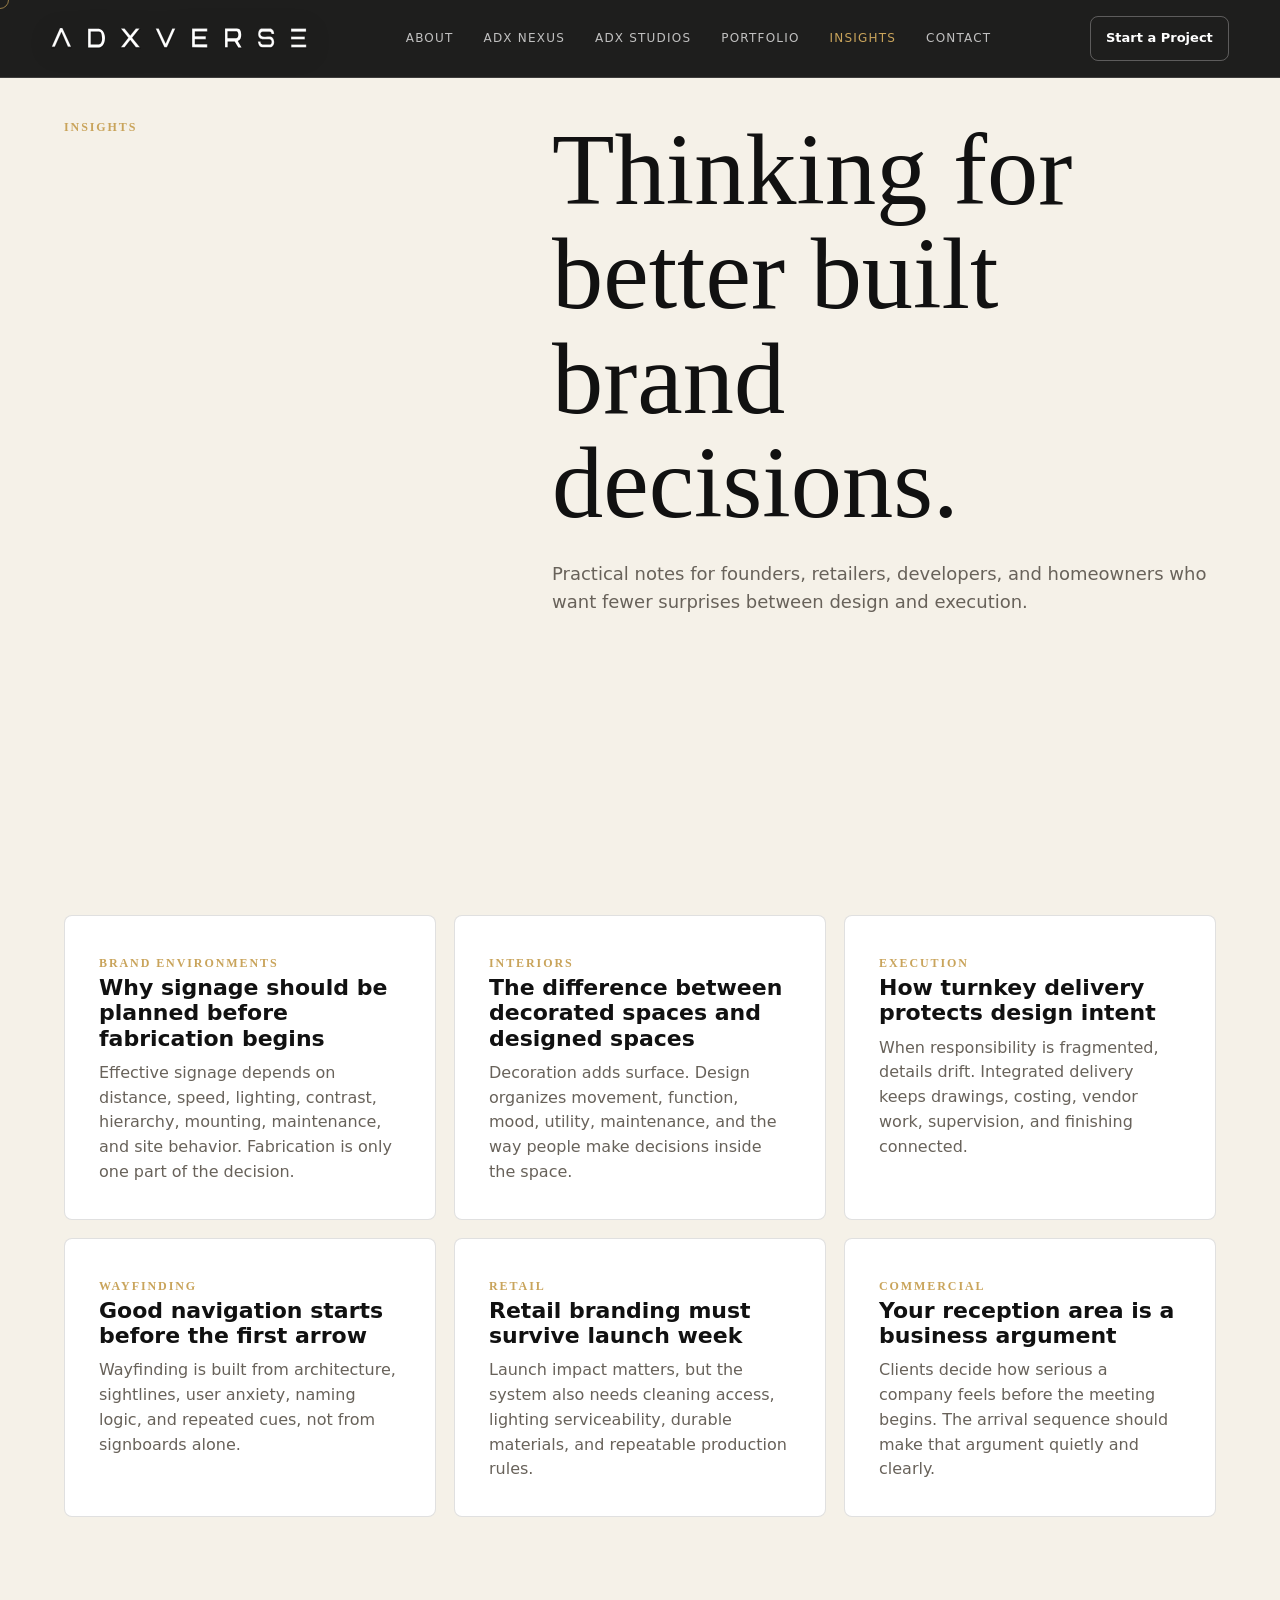
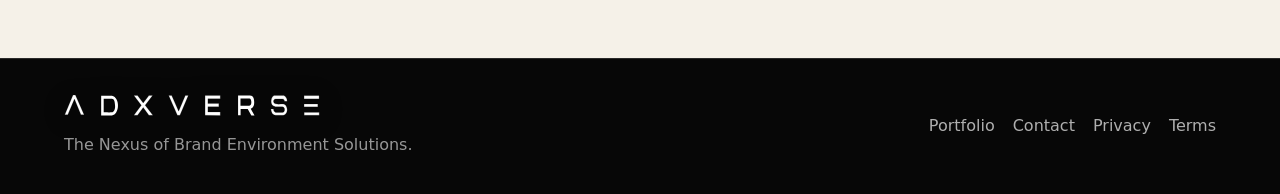
<file: insights.html>
<!doctype html>
<html lang="en">
<head>
  <!-- Google tag (gtag.js) -->
<script async src="https://www.googletagmanager.com/gtag/js?id=G-THBZQF7Y5E"></script>
<script>
  window.dataLayer = window.dataLayer || [];
  function gtag(){dataLayer.push(arguments);}
  gtag('js', new Date());

  gtag('config', 'G-THBZQF7Y5E');
</script>
  <meta charset="utf-8">
  <meta name="viewport" content="width=device-width, initial-scale=1">
  <title>Insights | ADXverse</title>
  <meta name="description" content="ADXverse insights on signage planning, interior design, brand environments, fabrication, wayfinding, and turnkey execution.">
  <link rel="stylesheet" href="styles.css">
  <link rel="icon" href="assets/adxverse-logo.svg" type="image/svg+xml">
</head>
<body class="page-light">
  <div class="scroll-progress" data-progress></div><div class="cursor" data-cursor></div>
  <header class="site-header" data-header><a class="brand" href="index.html"><img class="brand-logo" src="assets/adxverse-wordmark.svg" alt="ADXverse"></a><nav class="main-nav" data-nav><a href="about.html">About</a><a href="adx-nexus.html">ADX Nexus</a><a href="adx-studios.html">ADX Studios</a><a href="portfolio.html">Portfolio</a><a href="insights.html">Insights</a><a href="contact.html">Contact</a></nav><a class="header-cta" href="contact.html">Start a Project</a><button class="menu-toggle" data-menu aria-label="Open navigation"><span></span><span></span></button></header>
  <main>
    <section class="section page-intro"><div class="container page-kicker-grid"><p class="eyebrow">Insights</p><div><h1 style="color:#111">Thinking for better built brand decisions.</h1><p class="rich-copy">Practical notes for founders, retailers, developers, and homeowners who want fewer surprises between design and execution.</p></div></div></section>
    <section class="section section-light"><div class="container article-grid">
      <article class="article-card reveal"><span class="eyebrow">Brand Environments</span><h3>Why signage should be planned before fabrication begins</h3><p>Effective signage depends on distance, speed, lighting, contrast, hierarchy, mounting, maintenance, and site behavior. Fabrication is only one part of the decision.</p></article>
      <article class="article-card reveal"><span class="eyebrow">Interiors</span><h3>The difference between decorated spaces and designed spaces</h3><p>Decoration adds surface. Design organizes movement, function, mood, utility, maintenance, and the way people make decisions inside the space.</p></article>
      <article class="article-card reveal"><span class="eyebrow">Execution</span><h3>How turnkey delivery protects design intent</h3><p>When responsibility is fragmented, details drift. Integrated delivery keeps drawings, costing, vendor work, supervision, and finishing connected.</p></article>
      <article class="article-card reveal"><span class="eyebrow">Wayfinding</span><h3>Good navigation starts before the first arrow</h3><p>Wayfinding is built from architecture, sightlines, user anxiety, naming logic, and repeated cues, not from signboards alone.</p></article>
      <article class="article-card reveal"><span class="eyebrow">Retail</span><h3>Retail branding must survive launch week</h3><p>Launch impact matters, but the system also needs cleaning access, lighting serviceability, durable materials, and repeatable production rules.</p></article>
      <article class="article-card reveal"><span class="eyebrow">Commercial</span><h3>Your reception area is a business argument</h3><p>Clients decide how serious a company feels before the meeting begins. The arrival sequence should make that argument quietly and clearly.</p></article>
    </div></section>
  </main>
  <footer class="site-footer"><div><a class="brand" href="index.html"><img class="brand-logo" src="assets/adxverse-wordmark.svg" alt="ADXverse"></a><p>The Nexus of Brand Environment Solutions.</p></div><nav><a href="portfolio.html">Portfolio</a><a href="contact.html">Contact</a><a href="privacy.html">Privacy</a><a href="terms.html">Terms</a></nav></footer>
  <script src="script.js"></script>
</body>
</html>
</file>
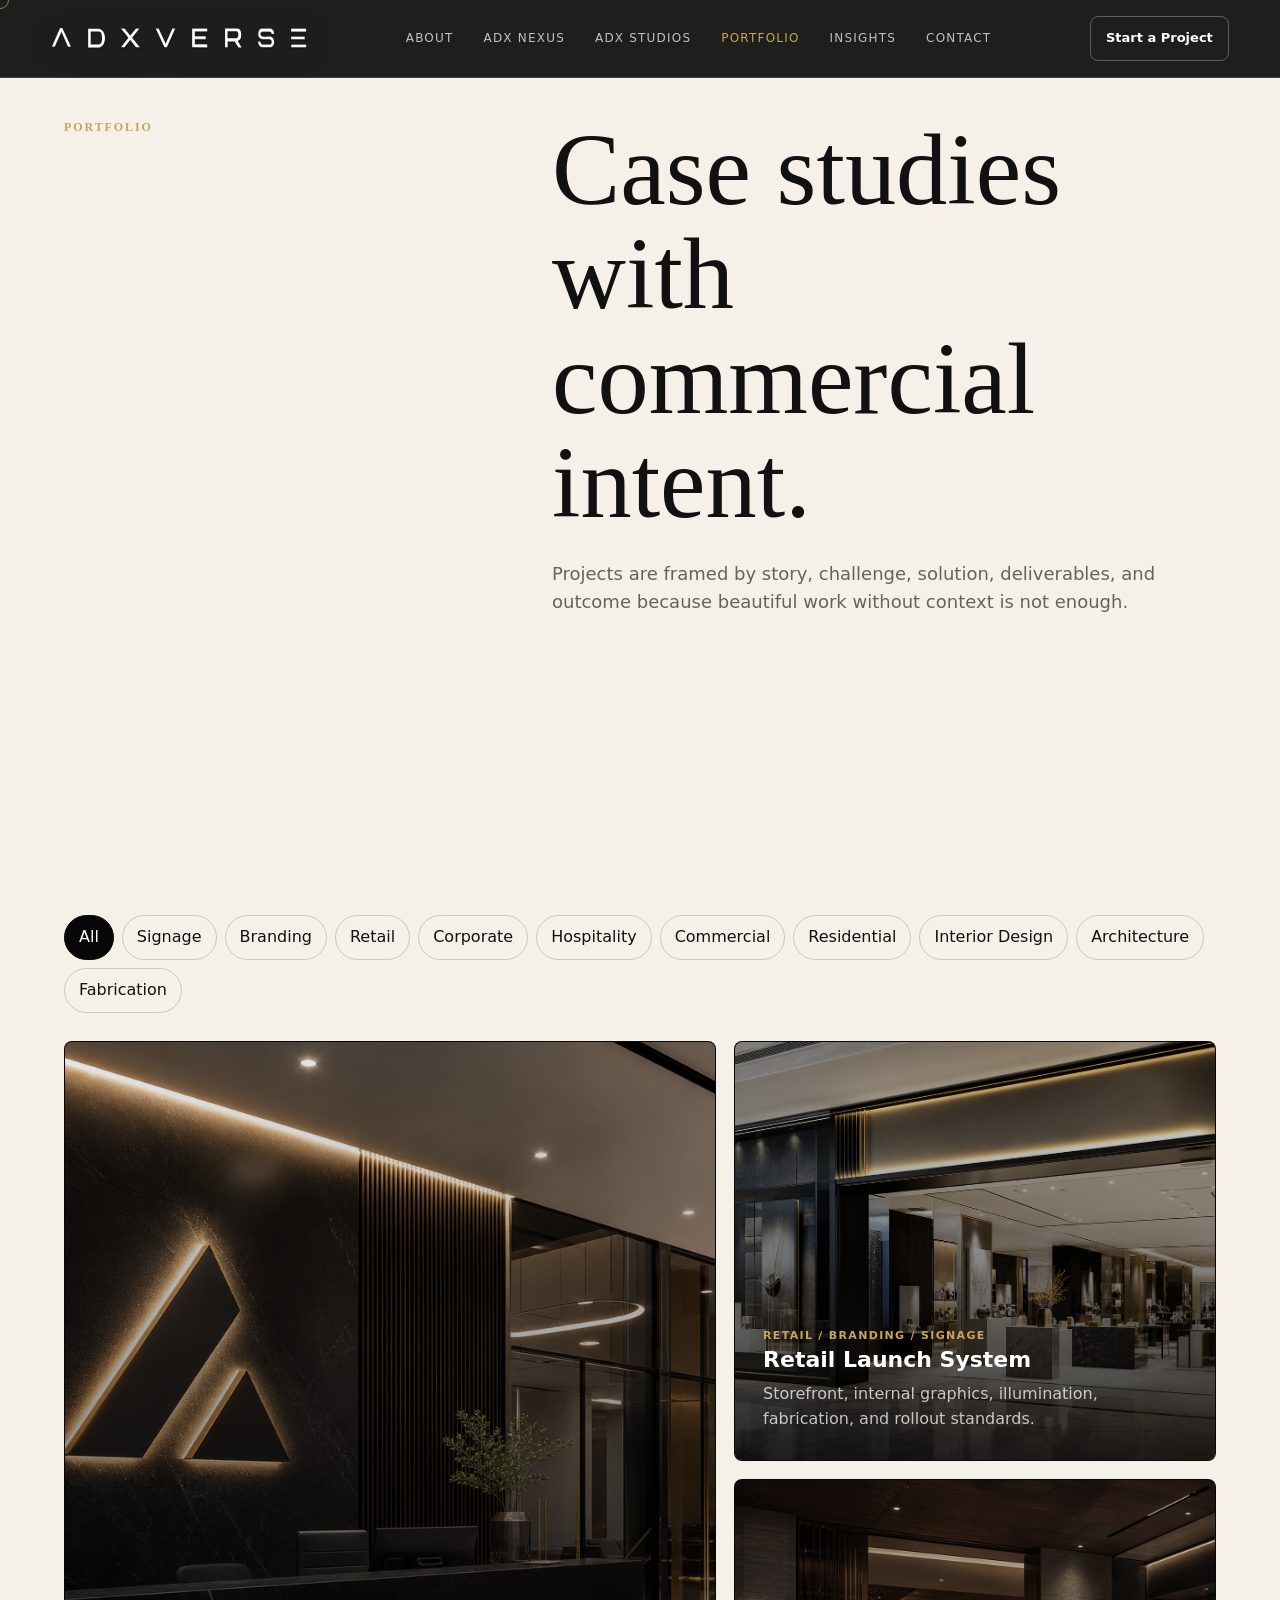
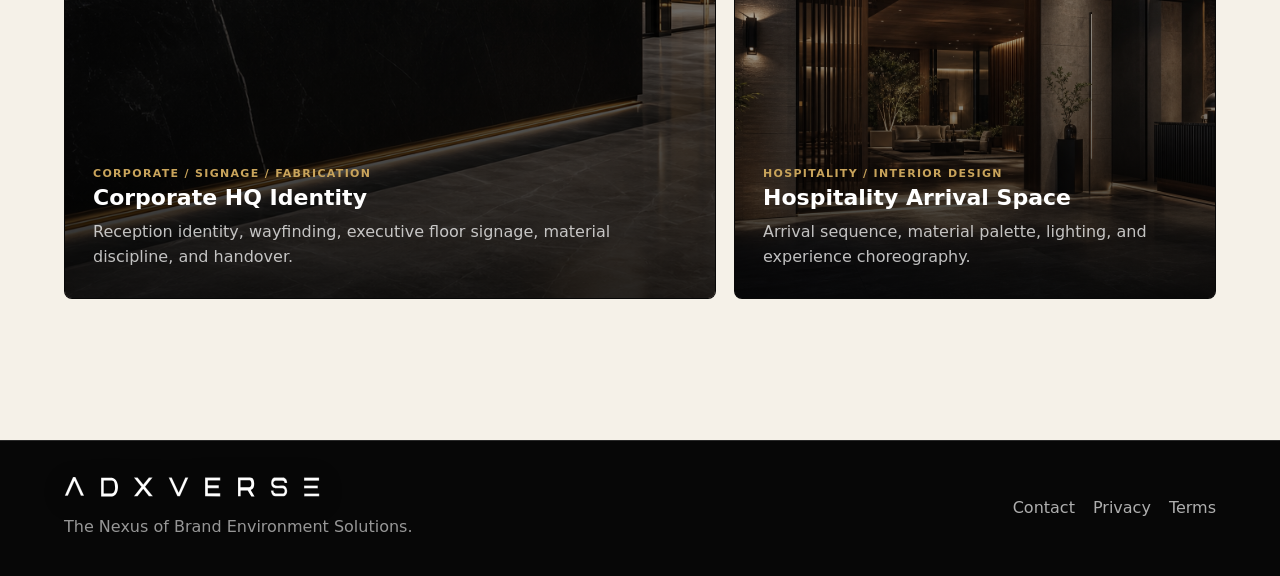
<file: portfolio.html>
<!doctype html>
<html lang="en">
<head>
  <!-- Google tag (gtag.js) -->
<script async src="https://www.googletagmanager.com/gtag/js?id=G-THBZQF7Y5E"></script>
<script>
  window.dataLayer = window.dataLayer || [];
  function gtag(){dataLayer.push(arguments);}
  gtag('js', new Date());

  gtag('config', 'G-THBZQF7Y5E');
</script>
  <meta charset="utf-8">
  <meta name="viewport" content="width=device-width, initial-scale=1">
  <title>Portfolio | ADXverse Case Studies</title>
  <meta name="description" content="ADXverse portfolio of brand environments, signage systems, retail branding, corporate branding, hospitality interiors, commercial interiors, and residential interiors.">
  <link rel="stylesheet" href="styles.css">
  <link rel="icon" href="assets/adxverse-logo.svg" type="image/svg+xml">
</head>
<body class="page-light">
  <div class="scroll-progress" data-progress></div><div class="cursor" data-cursor></div>
  <header class="site-header" data-header>
    <a class="brand" href="index.html"><img class="brand-logo" src="assets/adxverse-wordmark.svg" alt="ADXverse"></a>
    <nav class="main-nav" data-nav><a href="about.html">About</a><a href="adx-nexus.html">ADX Nexus</a><a href="adx-studios.html">ADX Studios</a><a href="portfolio.html">Portfolio</a><a href="insights.html">Insights</a><a href="contact.html">Contact</a></nav>
    <a class="header-cta" href="contact.html">Start a Project</a><button class="menu-toggle" data-menu aria-label="Open navigation"><span></span><span></span></button>
  </header>
  <main>
    <section class="section page-intro">
      <div class="container page-kicker-grid">
        <p class="eyebrow">Portfolio</p>
        <div><h1 style="color:#111">Case studies with commercial intent.</h1><p class="rich-copy">Projects are framed by story, challenge, solution, deliverables, and outcome because beautiful work without context is not enough.</p></div>
      </div>
    </section>
    <section class="section section-light">
      <div class="container">
        <div class="portfolio-tools" aria-label="Portfolio filters">
          <button class="active" data-filter="all">All</button><button data-filter="signage">Signage</button><button data-filter="branding">Branding</button><button data-filter="retail">Retail</button><button data-filter="corporate">Corporate</button><button data-filter="hospitality">Hospitality</button><button data-filter="commercial">Commercial</button><button data-filter="residential">Residential</button><button data-filter="interior">Interior Design</button><button data-filter="architecture">Architecture</button><button data-filter="fabrication">Fabrication</button>
        </div>
        <div class="case-grid">
          <a class="case-card feature-card reveal" href="project-corporate-hq.html" data-category="corporate signage branding fabrication commercial"><img src="assets/case-corporate-hq.png" alt="Corporate HQ identity project"><div><span>Corporate / Signage / Fabrication</span><h3>Corporate HQ Identity</h3><p>Reception identity, wayfinding, executive floor signage, material discipline, and handover.</p></div></a>
          <a class="case-card reveal" href="project-retail-launch.html" data-category="retail branding signage fabrication"><img src="assets/case-retail-system.png" alt="Retail launch brand environment"><div><span>Retail / Branding / Signage</span><h3>Retail Launch System</h3><p>Storefront, internal graphics, illumination, fabrication, and rollout standards.</p></div></a>
          <a class="case-card reveal" href="project-hospitality-arrival.html" data-category="hospitality interior architecture commercial"><img src="assets/case-hospitality-arrival.png" alt="Hospitality arrival space"><div><span>Hospitality / Interior Design</span><h3>Hospitality Arrival Space</h3><p>Arrival sequence, material palette, lighting, and experience choreography.</p></div></a>
        </div>
      </div>
    </section>
  </main>
  <footer class="site-footer"><div><a class="brand" href="index.html"><img class="brand-logo" src="assets/adxverse-wordmark.svg" alt="ADXverse"></a><p>The Nexus of Brand Environment Solutions.</p></div><nav><a href="contact.html">Contact</a><a href="privacy.html">Privacy</a><a href="terms.html">Terms</a></nav></footer>
  <script src="script.js"></script>
</body>
</html>
</file>
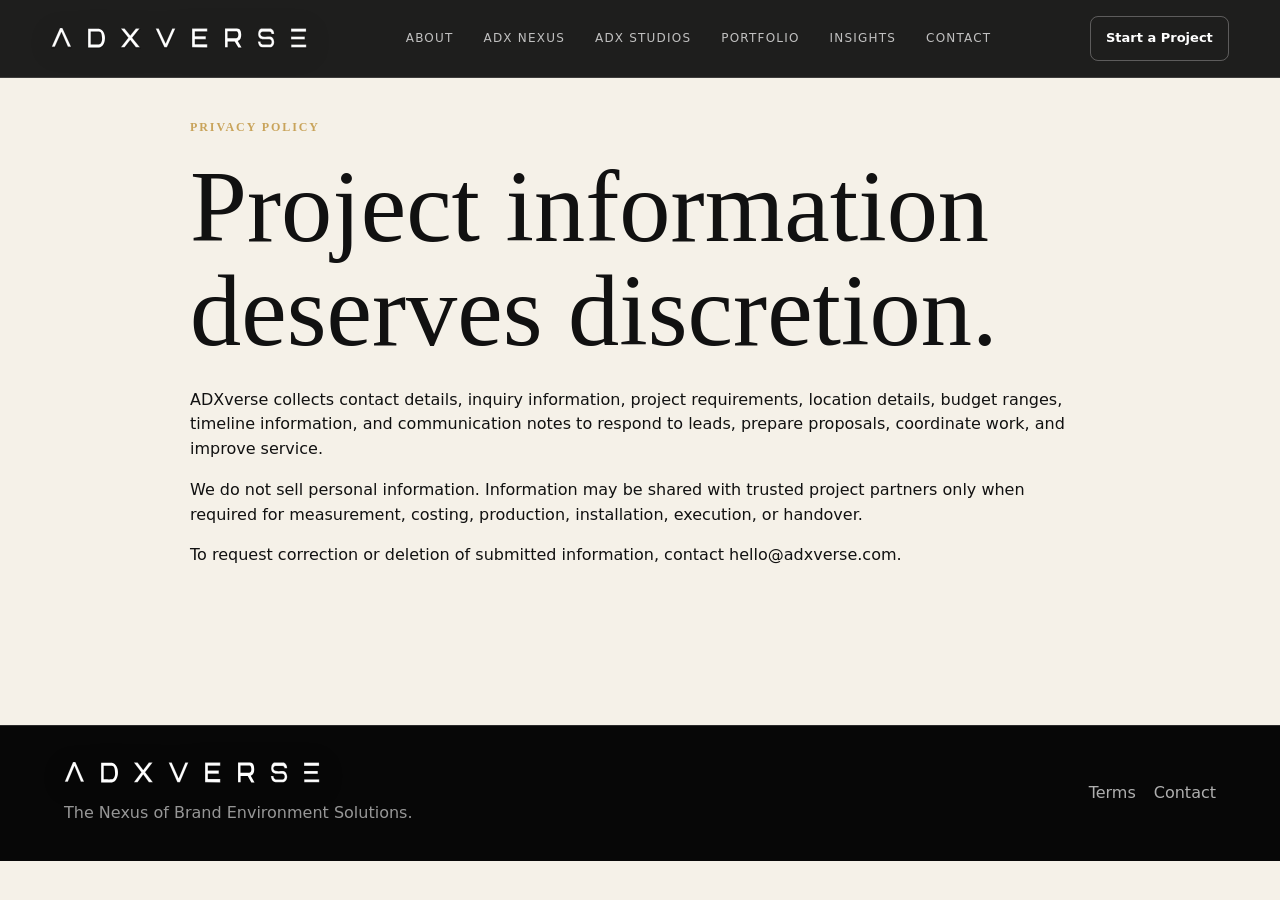
<file: privacy.html>
<!doctype html>
<html lang="en">
<head>
  <meta charset="utf-8">
  <meta name="viewport" content="width=device-width, initial-scale=1">
  <title>Privacy Policy | ADXverse</title>
  <meta name="description" content="ADXverse privacy policy for inquiries, project communication, and customer information.">
  <link rel="stylesheet" href="styles.css">
  <link rel="icon" href="assets/adxverse-logo.svg" type="image/svg+xml">
</head>
<body class="page-light">
  <header class="site-header" data-header><a class="brand" href="index.html"><img class="brand-logo" src="assets/adxverse-wordmark.svg" alt="ADXverse"></a><nav class="main-nav" data-nav><a href="about.html">About</a><a href="adx-nexus.html">ADX Nexus</a><a href="adx-studios.html">ADX Studios</a><a href="portfolio.html">Portfolio</a><a href="insights.html">Insights</a><a href="contact.html">Contact</a></nav><a class="header-cta" href="contact.html">Start a Project</a><button class="menu-toggle" data-menu aria-label="Open navigation"><span></span><span></span></button></header>
  <main class="section page-intro"><div class="container" style="max-width:900px"><p class="eyebrow">Privacy Policy</p><h1 style="color:#111">Project information deserves discretion.</h1><p>ADXverse collects contact details, inquiry information, project requirements, location details, budget ranges, timeline information, and communication notes to respond to leads, prepare proposals, coordinate work, and improve service.</p><p>We do not sell personal information. Information may be shared with trusted project partners only when required for measurement, costing, production, installation, execution, or handover.</p><p>To request correction or deletion of submitted information, contact hello@adxverse.com.</p></div></main>
  <footer class="site-footer"><div><a class="brand" href="index.html"><img class="brand-logo" src="assets/adxverse-wordmark.svg" alt="ADXverse"></a><p>The Nexus of Brand Environment Solutions.</p></div><nav><a href="terms.html">Terms</a><a href="contact.html">Contact</a></nav></footer>
  <script src="script.js"></script>
</body>
</html>
</file>
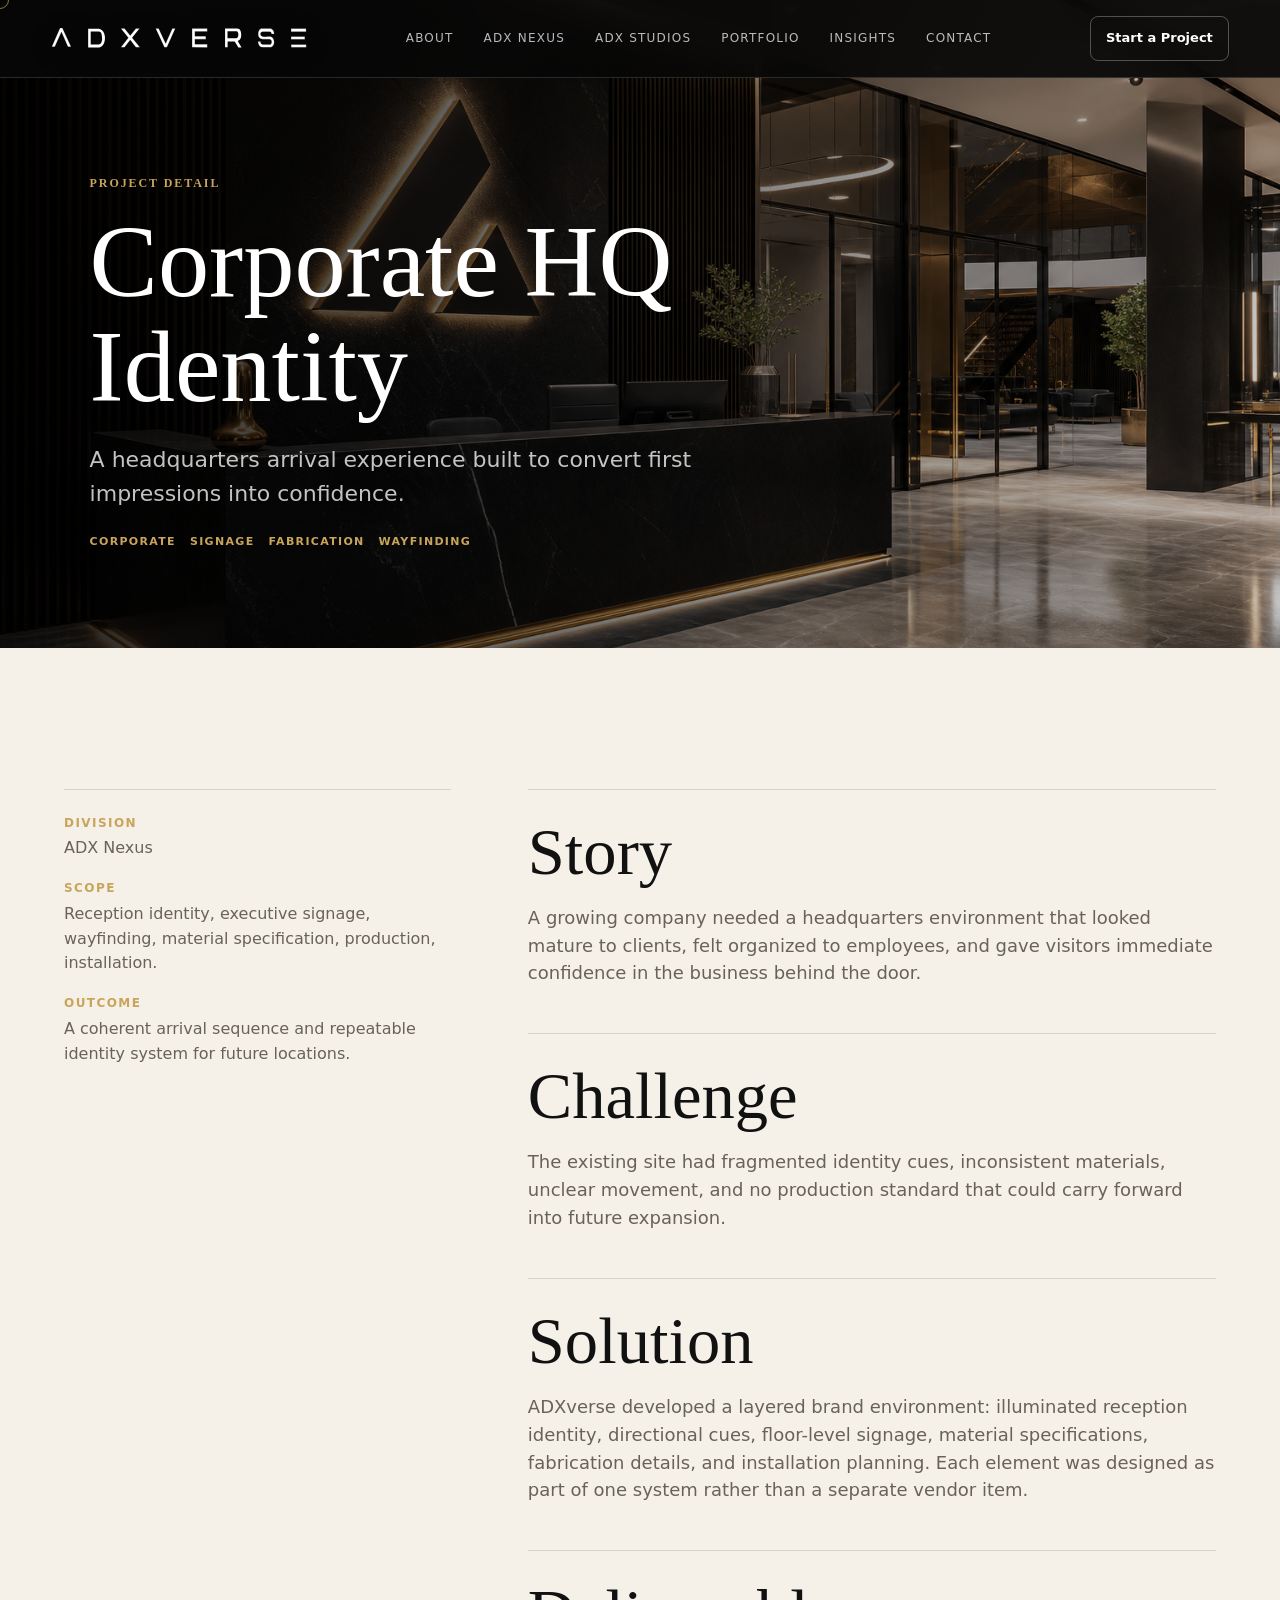
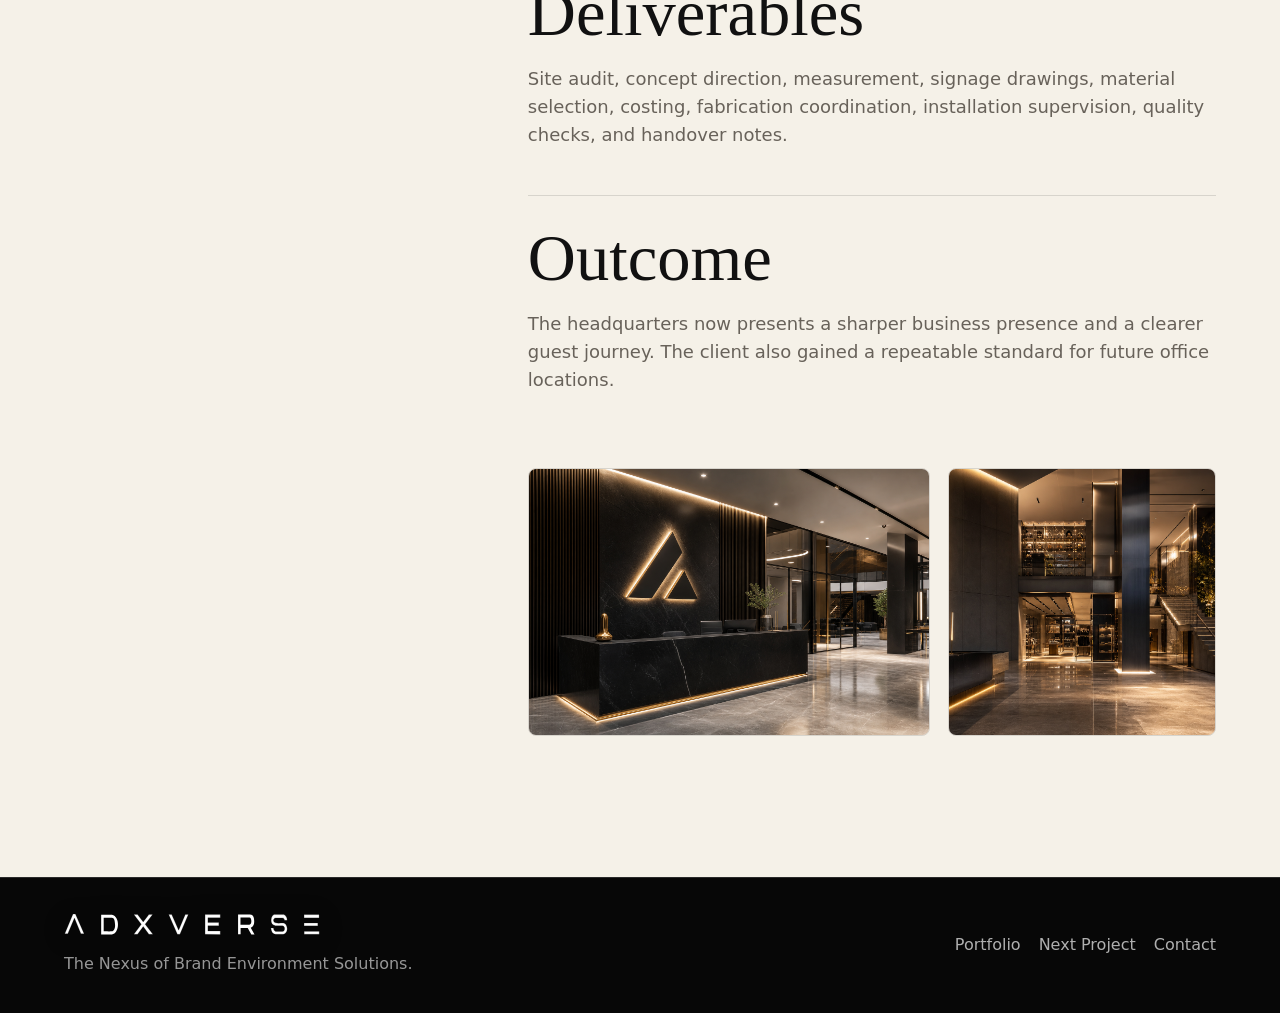
<file: project-corporate-hq.html>
<!doctype html>
<html lang="en">
<head>
  <meta charset="utf-8">
  <meta name="viewport" content="width=device-width, initial-scale=1">
  <title>Corporate HQ Identity | ADXverse Project</title>
  <meta name="description" content="Corporate headquarters brand environment case study by ADXverse covering reception identity, signage, wayfinding, fabrication, and delivery.">
  <link rel="stylesheet" href="styles.css">
  <link rel="icon" href="assets/adxverse-logo.svg" type="image/svg+xml">
</head>
<body class="page-light">
  <div class="scroll-progress" data-progress></div><div class="cursor" data-cursor></div>
  <header class="site-header" data-header><a class="brand" href="index.html"><img class="brand-logo" src="assets/adxverse-wordmark.svg" alt="ADXverse"></a><nav class="main-nav" data-nav><a href="about.html">About</a><a href="adx-nexus.html">ADX Nexus</a><a href="adx-studios.html">ADX Studios</a><a href="portfolio.html">Portfolio</a><a href="insights.html">Insights</a><a href="contact.html">Contact</a></nav><a class="header-cta" href="contact.html">Start a Project</a><button class="menu-toggle" data-menu aria-label="Open navigation"><span></span><span></span></button></header>
  <main>
    <section class="hero page-hero">
      <img class="hero-media" src="assets/case-corporate-hq.png" alt="Corporate headquarters reception identity">
      <div class="hero-overlay"></div>
      <div class="hero-content reveal">
        <p class="eyebrow">Project Detail</p>
        <h1>Corporate HQ Identity</h1>
        <p class="hero-lede">A headquarters arrival experience built to convert first impressions into confidence.</p>
        <div class="meta-row"><span>Corporate</span><span>Signage</span><span>Fabrication</span><span>Wayfinding</span></div>
      </div>
    </section>
    <section class="section section-light">
      <div class="container project-body">
        <aside class="project-aside">
          <dl>
            <div><dt>Division</dt><dd>ADX Nexus</dd></div>
            <div><dt>Scope</dt><dd>Reception identity, executive signage, wayfinding, material specification, production, installation.</dd></div>
            <div><dt>Outcome</dt><dd>A coherent arrival sequence and repeatable identity system for future locations.</dd></div>
          </dl>
        </aside>
        <div class="project-narrative">
          <section><h2>Story</h2><p>A growing company needed a headquarters environment that looked mature to clients, felt organized to employees, and gave visitors immediate confidence in the business behind the door.</p></section>
          <section><h2>Challenge</h2><p>The existing site had fragmented identity cues, inconsistent materials, unclear movement, and no production standard that could carry forward into future expansion.</p></section>
          <section><h2>Solution</h2><p>ADXverse developed a layered brand environment: illuminated reception identity, directional cues, floor-level signage, material specifications, fabrication details, and installation planning. Each element was designed as part of one system rather than a separate vendor item.</p></section>
          <section><h2>Deliverables</h2><p>Site audit, concept direction, measurement, signage drawings, material selection, costing, fabrication coordination, installation supervision, quality checks, and handover notes.</p></section>
          <section><h2>Outcome</h2><p>The headquarters now presents a sharper business presence and a clearer guest journey. The client also gained a repeatable standard for future office locations.</p></section>
          <div class="project-gallery"><img src="assets/case-corporate-hq.png" alt="Corporate signage detail"><img src="assets/adxverse-hero.png" alt="Integrated brand environment"></div>
        </div>
      </div>
    </section>
  </main>
  <footer class="site-footer"><div><a class="brand" href="index.html"><img class="brand-logo" src="assets/adxverse-wordmark.svg" alt="ADXverse"></a><p>The Nexus of Brand Environment Solutions.</p></div><nav><a href="portfolio.html">Portfolio</a><a href="project-retail-launch.html">Next Project</a><a href="contact.html">Contact</a></nav></footer>
  <script src="script.js"></script>
</body>
</html>
</file>
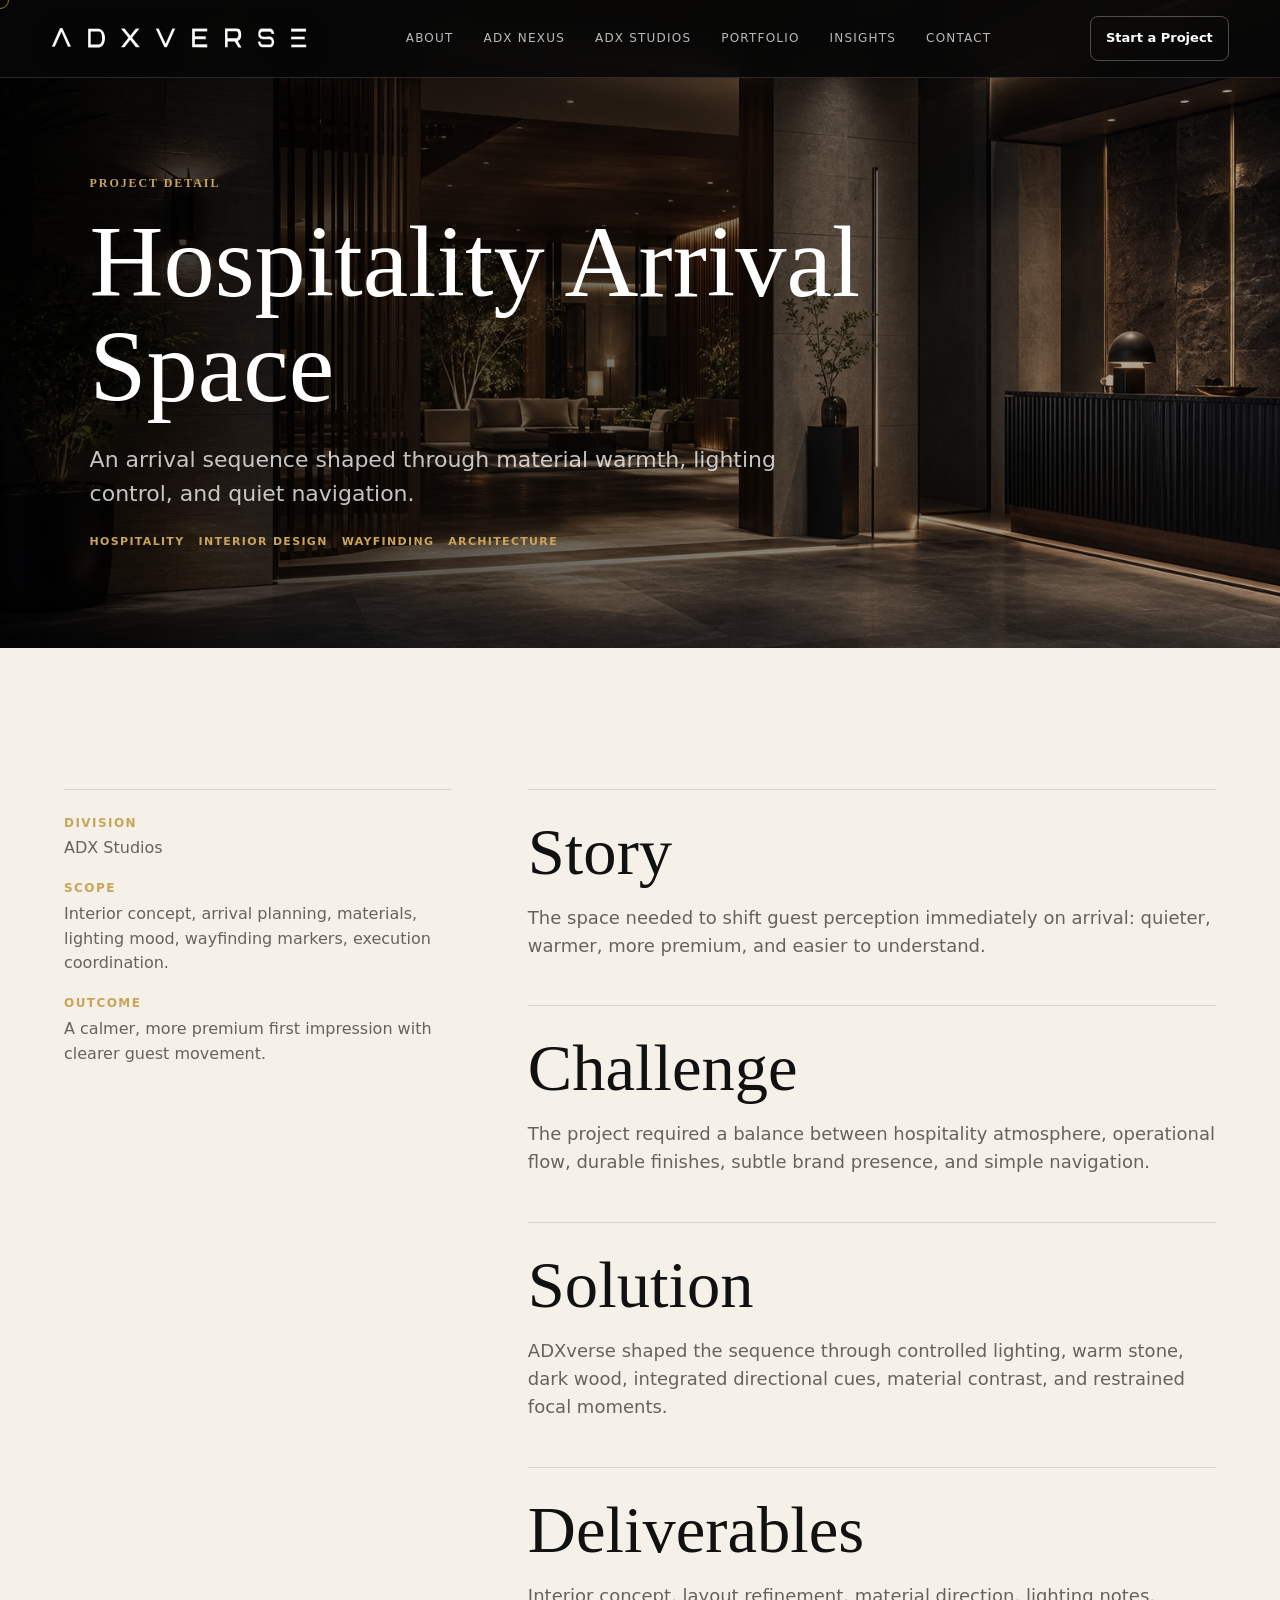
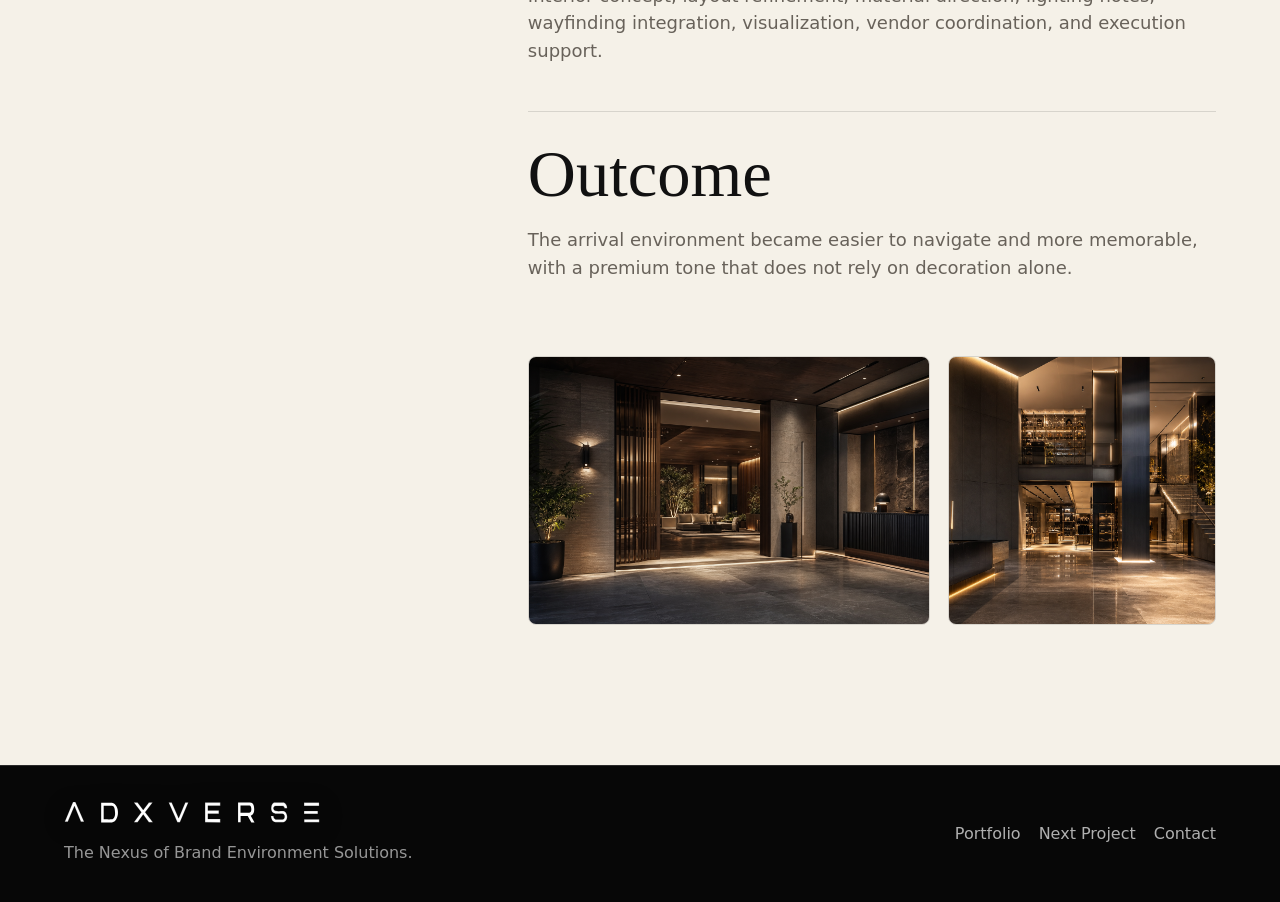
<file: project-hospitality-arrival.html>
<!doctype html>
<html lang="en">
<head>
  <meta charset="utf-8">
  <meta name="viewport" content="width=device-width, initial-scale=1">
  <title>Hospitality Arrival Space | ADXverse Project</title>
  <meta name="description" content="Hospitality arrival interior case study by ADXverse covering interior design, wayfinding, lighting, material palette, and guest experience.">
  <link rel="stylesheet" href="styles.css">
  <link rel="icon" href="assets/adxverse-logo.svg" type="image/svg+xml">
</head>
<body class="page-light">
  <div class="scroll-progress" data-progress></div><div class="cursor" data-cursor></div>
  <header class="site-header" data-header><a class="brand" href="index.html"><img class="brand-logo" src="assets/adxverse-wordmark.svg" alt="ADXverse"></a><nav class="main-nav" data-nav><a href="about.html">About</a><a href="adx-nexus.html">ADX Nexus</a><a href="adx-studios.html">ADX Studios</a><a href="portfolio.html">Portfolio</a><a href="insights.html">Insights</a><a href="contact.html">Contact</a></nav><a class="header-cta" href="contact.html">Start a Project</a><button class="menu-toggle" data-menu aria-label="Open navigation"><span></span><span></span></button></header>
  <main>
    <section class="hero page-hero"><img class="hero-media" src="assets/case-hospitality-arrival.png" alt="Hospitality arrival lounge and interior wayfinding"><div class="hero-overlay"></div><div class="hero-content reveal"><p class="eyebrow">Project Detail</p><h1>Hospitality Arrival Space</h1><p class="hero-lede">An arrival sequence shaped through material warmth, lighting control, and quiet navigation.</p><div class="meta-row"><span>Hospitality</span><span>Interior Design</span><span>Wayfinding</span><span>Architecture</span></div></div></section>
    <section class="section section-light"><div class="container project-body"><aside class="project-aside"><dl><div><dt>Division</dt><dd>ADX Studios</dd></div><div><dt>Scope</dt><dd>Interior concept, arrival planning, materials, lighting mood, wayfinding markers, execution coordination.</dd></div><div><dt>Outcome</dt><dd>A calmer, more premium first impression with clearer guest movement.</dd></div></dl></aside><div class="project-narrative"><section><h2>Story</h2><p>The space needed to shift guest perception immediately on arrival: quieter, warmer, more premium, and easier to understand.</p></section><section><h2>Challenge</h2><p>The project required a balance between hospitality atmosphere, operational flow, durable finishes, subtle brand presence, and simple navigation.</p></section><section><h2>Solution</h2><p>ADXverse shaped the sequence through controlled lighting, warm stone, dark wood, integrated directional cues, material contrast, and restrained focal moments.</p></section><section><h2>Deliverables</h2><p>Interior concept, layout refinement, material direction, lighting notes, wayfinding integration, visualization, vendor coordination, and execution support.</p></section><section><h2>Outcome</h2><p>The arrival environment became easier to navigate and more memorable, with a premium tone that does not rely on decoration alone.</p></section><div class="project-gallery"><img src="assets/case-hospitality-arrival.png" alt="Hospitality lounge interior"><img src="assets/adxverse-hero.png" alt="Brand environment system"></div></div></div></section>
  </main>
  <footer class="site-footer"><div><a class="brand" href="index.html"><img class="brand-logo" src="assets/adxverse-wordmark.svg" alt="ADXverse"></a><p>The Nexus of Brand Environment Solutions.</p></div><nav><a href="portfolio.html">Portfolio</a><a href="project-corporate-hq.html">Next Project</a><a href="contact.html">Contact</a></nav></footer>
  <script src="script.js"></script>
</body>
</html>
</file>
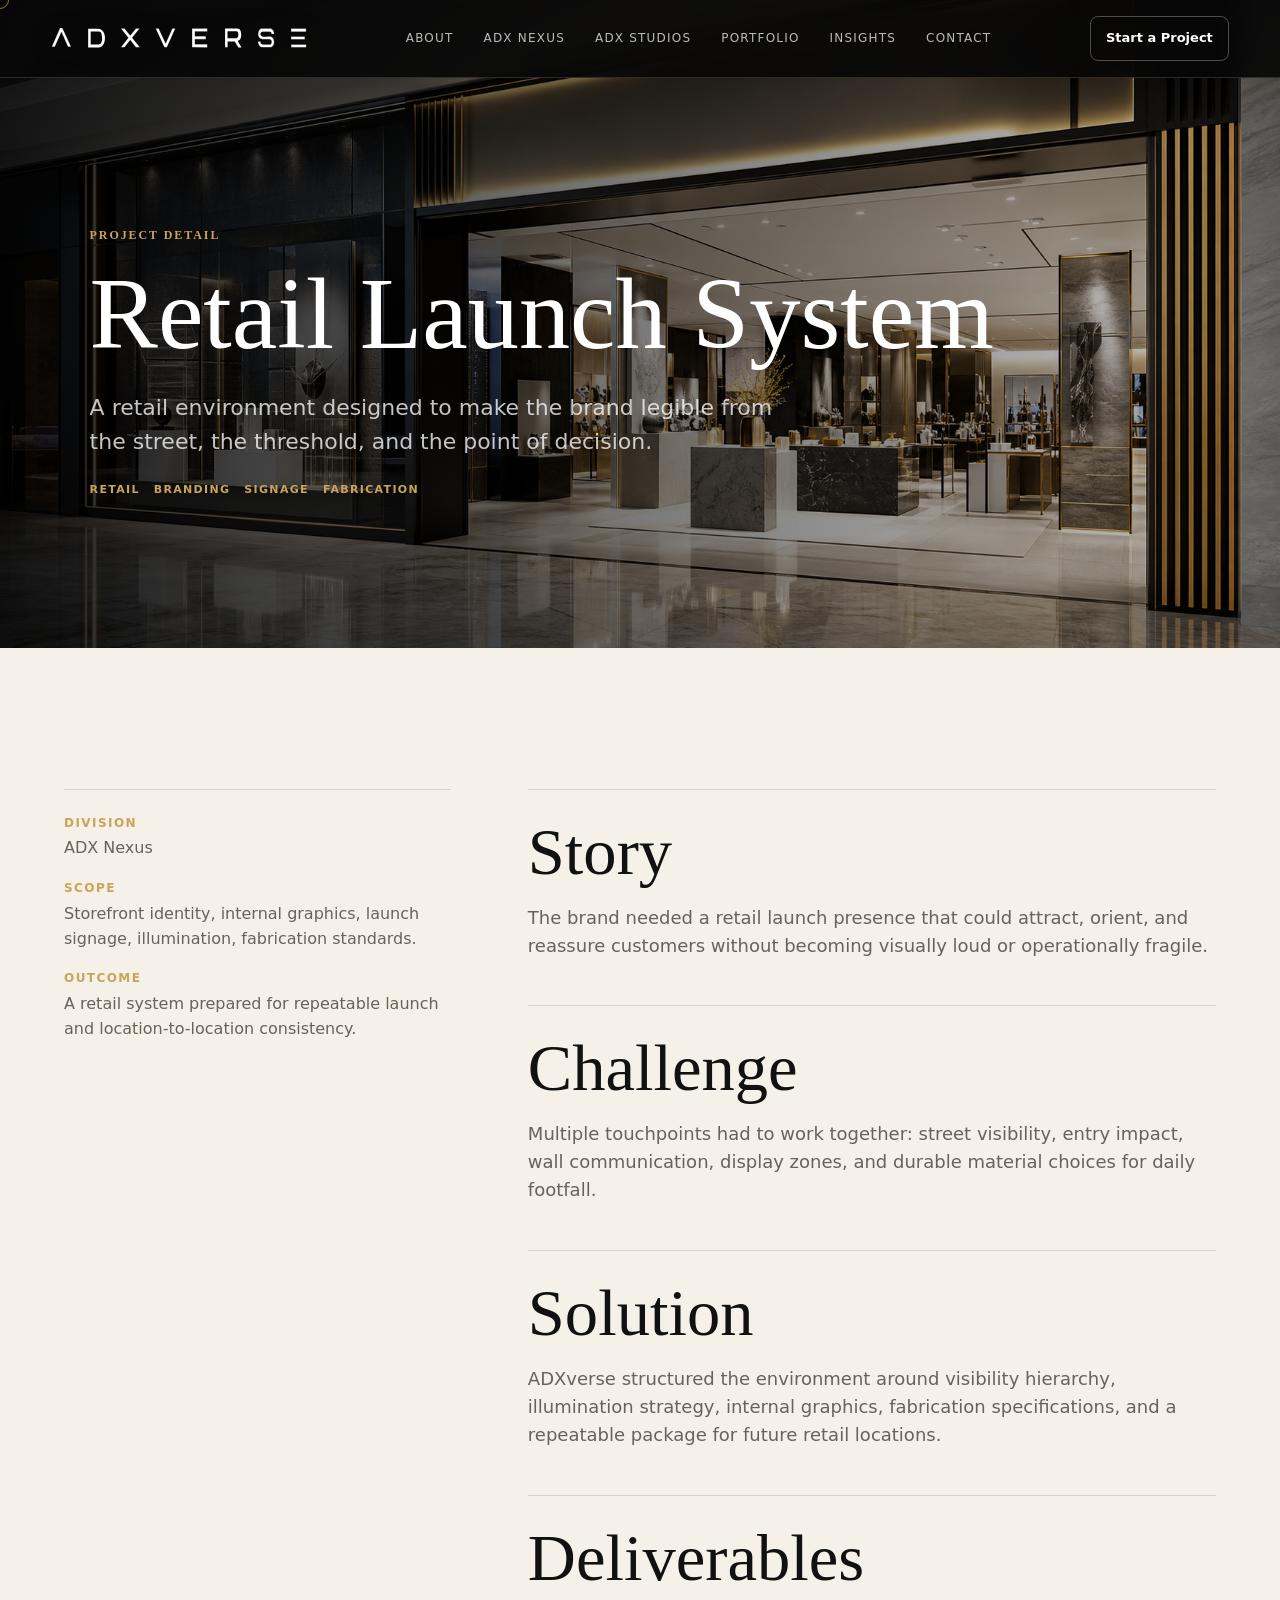
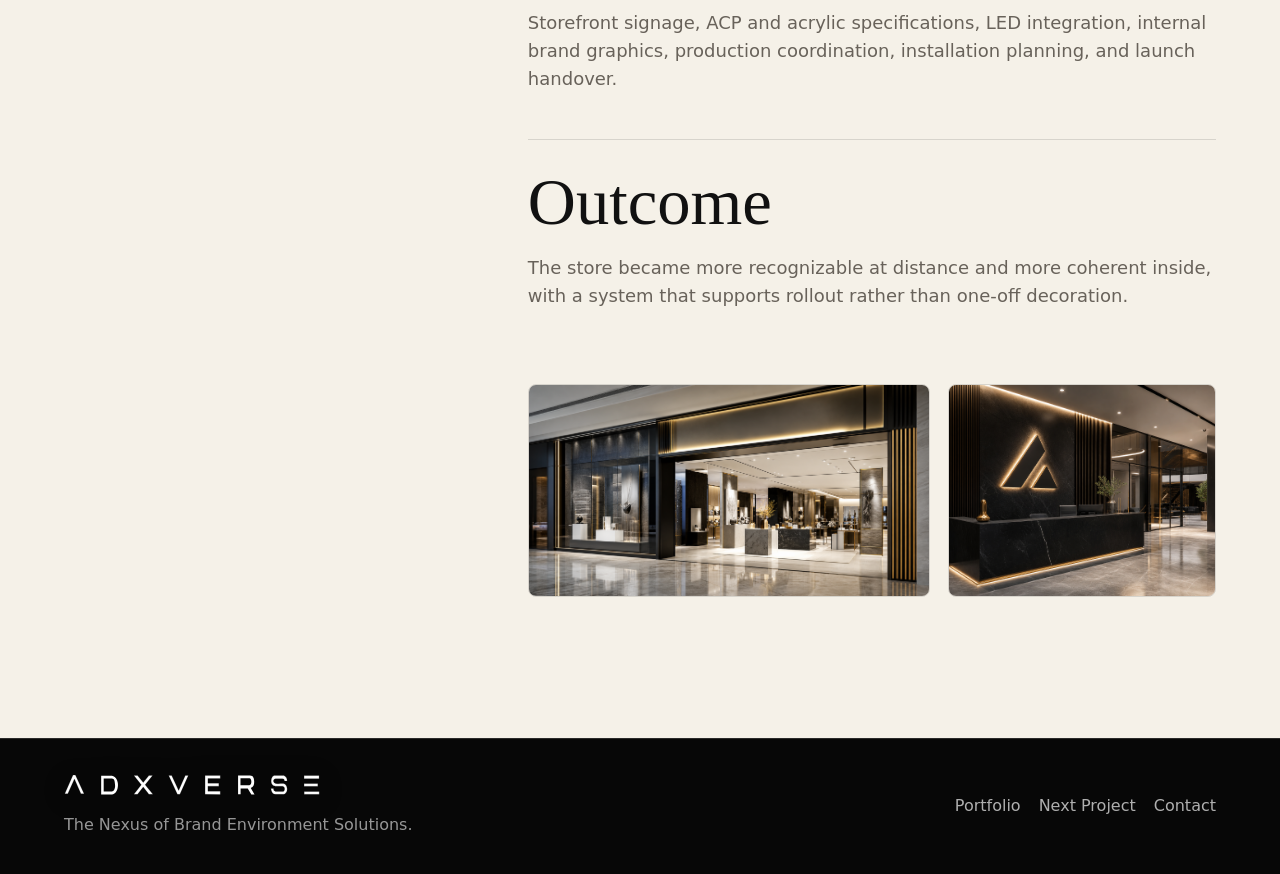
<file: project-retail-launch.html>
<!doctype html>
<html lang="en">
<head>
  <meta charset="utf-8">
  <meta name="viewport" content="width=device-width, initial-scale=1">
  <title>Retail Launch System | ADXverse Project</title>
  <meta name="description" content="Retail brand environment case study by ADXverse covering storefront signage, interior branding, fabrication, and rollout systems.">
  <link rel="stylesheet" href="styles.css">
  <link rel="icon" href="assets/adxverse-logo.svg" type="image/svg+xml">
</head>
<body class="page-light">
  <div class="scroll-progress" data-progress></div><div class="cursor" data-cursor></div>
  <header class="site-header" data-header><a class="brand" href="index.html"><img class="brand-logo" src="assets/adxverse-wordmark.svg" alt="ADXverse"></a><nav class="main-nav" data-nav><a href="about.html">About</a><a href="adx-nexus.html">ADX Nexus</a><a href="adx-studios.html">ADX Studios</a><a href="portfolio.html">Portfolio</a><a href="insights.html">Insights</a><a href="contact.html">Contact</a></nav><a class="header-cta" href="contact.html">Start a Project</a><button class="menu-toggle" data-menu aria-label="Open navigation"><span></span><span></span></button></header>
  <main>
    <section class="hero page-hero"><img class="hero-media" src="assets/case-retail-system.png" alt="Retail brand environment launch system"><div class="hero-overlay"></div><div class="hero-content reveal"><p class="eyebrow">Project Detail</p><h1>Retail Launch System</h1><p class="hero-lede">A retail environment designed to make the brand legible from the street, the threshold, and the point of decision.</p><div class="meta-row"><span>Retail</span><span>Branding</span><span>Signage</span><span>Fabrication</span></div></div></section>
    <section class="section section-light"><div class="container project-body"><aside class="project-aside"><dl><div><dt>Division</dt><dd>ADX Nexus</dd></div><div><dt>Scope</dt><dd>Storefront identity, internal graphics, launch signage, illumination, fabrication standards.</dd></div><div><dt>Outcome</dt><dd>A retail system prepared for repeatable launch and location-to-location consistency.</dd></div></dl></aside><div class="project-narrative"><section><h2>Story</h2><p>The brand needed a retail launch presence that could attract, orient, and reassure customers without becoming visually loud or operationally fragile.</p></section><section><h2>Challenge</h2><p>Multiple touchpoints had to work together: street visibility, entry impact, wall communication, display zones, and durable material choices for daily footfall.</p></section><section><h2>Solution</h2><p>ADXverse structured the environment around visibility hierarchy, illumination strategy, internal graphics, fabrication specifications, and a repeatable package for future retail locations.</p></section><section><h2>Deliverables</h2><p>Storefront signage, ACP and acrylic specifications, LED integration, internal brand graphics, production coordination, installation planning, and launch handover.</p></section><section><h2>Outcome</h2><p>The store became more recognizable at distance and more coherent inside, with a system that supports rollout rather than one-off decoration.</p></section><div class="project-gallery"><img src="assets/case-retail-system.png" alt="Retail signage and interior branding"><img src="assets/case-corporate-hq.png" alt="Corporate system reference"></div></div></div></section>
  </main>
  <footer class="site-footer"><div><a class="brand" href="index.html"><img class="brand-logo" src="assets/adxverse-wordmark.svg" alt="ADXverse"></a><p>The Nexus of Brand Environment Solutions.</p></div><nav><a href="portfolio.html">Portfolio</a><a href="project-hospitality-arrival.html">Next Project</a><a href="contact.html">Contact</a></nav></footer>
  <script src="script.js"></script>
</body>
</html>
</file>
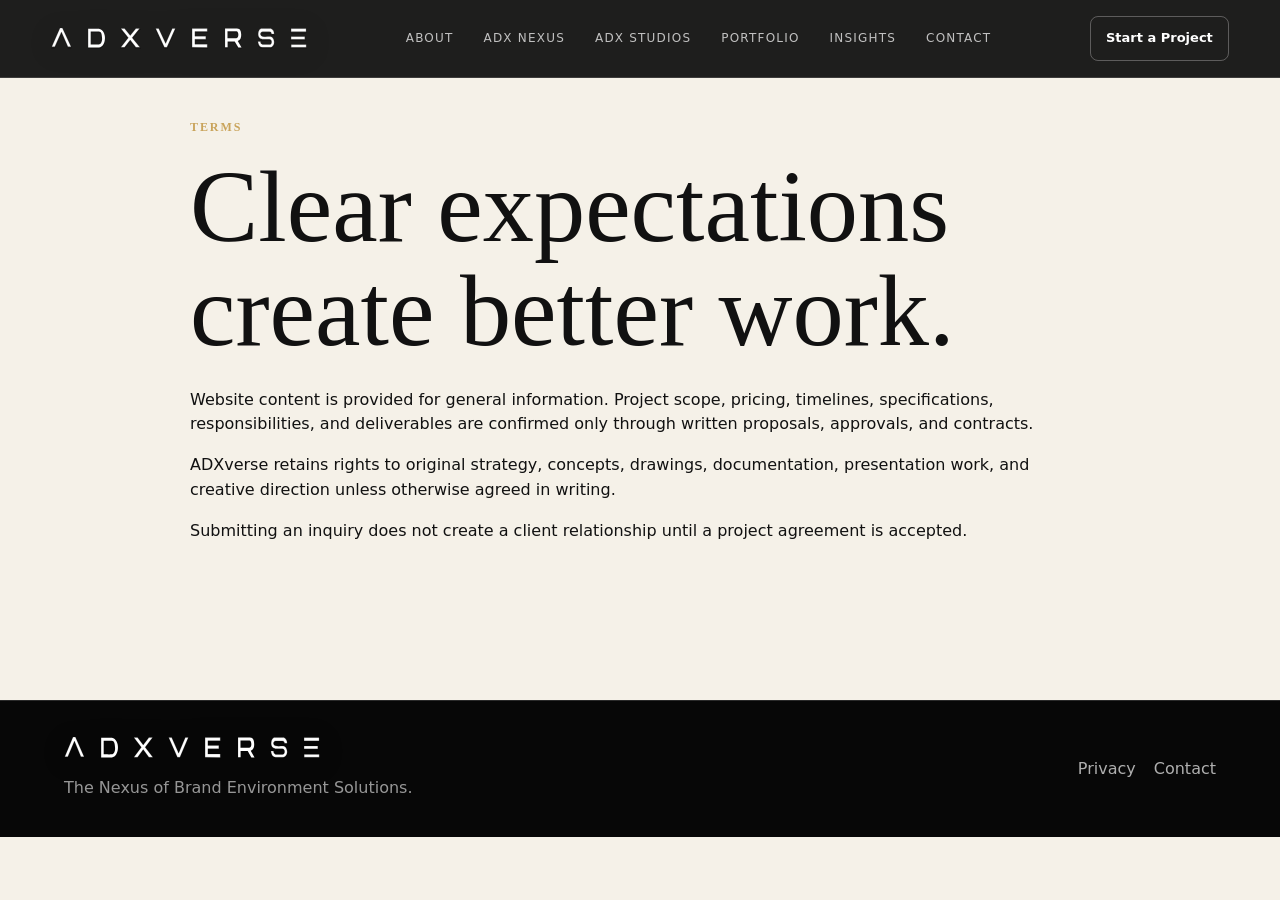
<file: terms.html>
<!doctype html>
<html lang="en">
<head>
  <meta charset="utf-8">
  <meta name="viewport" content="width=device-width, initial-scale=1">
  <title>Terms | ADXverse</title>
  <meta name="description" content="ADXverse website terms for project inquiries, proposals, scope, and intellectual property.">
  <link rel="stylesheet" href="styles.css">
  <link rel="icon" href="assets/adxverse-logo.svg" type="image/svg+xml">
</head>
<body class="page-light">
  <header class="site-header" data-header><a class="brand" href="index.html"><img class="brand-logo" src="assets/adxverse-wordmark.svg" alt="ADXverse"></a><nav class="main-nav" data-nav><a href="about.html">About</a><a href="adx-nexus.html">ADX Nexus</a><a href="adx-studios.html">ADX Studios</a><a href="portfolio.html">Portfolio</a><a href="insights.html">Insights</a><a href="contact.html">Contact</a></nav><a class="header-cta" href="contact.html">Start a Project</a><button class="menu-toggle" data-menu aria-label="Open navigation"><span></span><span></span></button></header>
  <main class="section page-intro"><div class="container" style="max-width:900px"><p class="eyebrow">Terms</p><h1 style="color:#111">Clear expectations create better work.</h1><p>Website content is provided for general information. Project scope, pricing, timelines, specifications, responsibilities, and deliverables are confirmed only through written proposals, approvals, and contracts.</p><p>ADXverse retains rights to original strategy, concepts, drawings, documentation, presentation work, and creative direction unless otherwise agreed in writing.</p><p>Submitting an inquiry does not create a client relationship until a project agreement is accepted.</p></div></main>
  <footer class="site-footer"><div><a class="brand" href="index.html"><img class="brand-logo" src="assets/adxverse-wordmark.svg" alt="ADXverse"></a><p>The Nexus of Brand Environment Solutions.</p></div><nav><a href="privacy.html">Privacy</a><a href="contact.html">Contact</a></nav></footer>
  <script src="script.js"></script>
</body>
</html>
</file>
<file: styles.css>
:root {
  --black: #070707;
  --ink: #111111;
  --charcoal: #1d1d1d;
  --coal: #2a2926;
  --paper: #f5f1e8;
  --white: #ffffff;
  --stone: #d7d0c3;
  --soft: #eee8dc;
  --gold: #c9a45b;
  --copper: #986a4e;
  --sage: #657269;
  --steel: #68737a;
  --muted: #68625a;
  --line-dark: rgba(255,255,255,.14);
  --line-light: rgba(17,17,17,.13);
  --radius: 8px;
  --container: 1220px;
}

* { box-sizing: border-box; }
html { scroll-behavior: smooth; }
body {
  margin: 0;
  color: var(--ink);
  background: var(--paper);
  font-family: Inter, ui-sans-serif, system-ui, -apple-system, BlinkMacSystemFont, "Segoe UI", sans-serif;
  line-height: 1.55;
  text-rendering: optimizeLegibility;
}
body.nav-open { overflow: hidden; }
a { color: inherit; text-decoration: none; }
img { display: block; max-width: 100%; }
button, input, select, textarea { font: inherit; }
button { cursor: pointer; }
::selection { background: var(--gold); color: var(--black); }

.loader {
  position: fixed;
  inset: 0;
  z-index: 100;
  display: grid;
  place-items: center;
  gap: 24px;
  background: var(--black);
  color: var(--white);
  transition: opacity .65s ease, visibility .65s ease;
}
.loader.done { opacity: 0; visibility: hidden; }
.loader-inner { display: grid; gap: 8px; justify-items: center; }
.loader-logo { width: clamp(86px, 12vw, 154px); height: auto; display: block; }
.loader-inner small { color: rgba(255,255,255,.58); text-transform: uppercase; letter-spacing: .18em; font-size: 11px; }
.loader-track { width: min(360px, 72vw); height: 1px; background: rgba(255,255,255,.18); overflow: hidden; }
.loader-track i { display: block; height: 100%; width: 100%; background: var(--gold); animation: load 1.05s cubic-bezier(.7,0,.2,1) both; }
@keyframes load { from { transform: translateX(-100%); } to { transform: translateX(0); } }

.scroll-progress {
  position: fixed;
  top: 0;
  left: 0;
  width: 0;
  height: 2px;
  z-index: 70;
  background: var(--gold);
}
.cursor {
  position: fixed;
  width: 18px;
  height: 18px;
  border: 1px solid var(--gold);
  border-radius: 50%;
  pointer-events: none;
  z-index: 80;
  transform: translate(-50%, -50%);
  transition: width .2s ease, height .2s ease, opacity .2s ease;
  opacity: .7;
}
.cursor.is-active { width: 44px; height: 44px; opacity: .35; }

.site-header {
  position: fixed;
  inset: 0 0 auto;
  z-index: 60;
  height: 78px;
  display: flex;
  align-items: center;
  justify-content: space-between;
  padding: 0 clamp(18px, 4vw, 58px);
  color: var(--white);
  transition: background .3s ease, border-color .3s ease, backdrop-filter .3s ease;
}
.site-header.scrolled,
.page-light .site-header {
  background: rgba(7,7,7,.9);
  border-bottom: 1px solid var(--line-dark);
  backdrop-filter: blur(16px);
}
.brand {
  display: inline-flex;
  align-items: center;
  width: clamp(178px, 20vw, 272px);
  min-width: 178px;
}
.brand-logo { display: block; width: 100%; height: auto; filter: drop-shadow(0 4px 14px rgba(0,0,0,.24)); }
.brand em { color: var(--gold); font-style: normal; font-size: .72em; margin-left: 2px; }
.main-nav { display: flex; gap: clamp(16px, 2.4vw, 30px); font-size: 12px; text-transform: uppercase; letter-spacing: .1em; }
.main-nav a { color: rgba(255,255,255,.72); transition: color .2s ease; }
.main-nav a:hover, .main-nav a.active { color: var(--gold); }
.header-cta {
  border: 1px solid rgba(255,255,255,.28);
  border-radius: var(--radius);
  padding: 11px 15px;
  font-size: 13px;
  font-weight: 800;
  transition: background .2s ease, color .2s ease;
}
.header-cta:hover { background: var(--gold); color: var(--black); border-color: var(--gold); }
.menu-toggle { display: none; width: 44px; height: 44px; border: 0; background: transparent; color: inherit; }
.menu-toggle span { display: block; height: 1px; background: currentColor; margin: 8px 0; }

.hero {
  min-height: 100svh;
  position: relative;
  display: grid;
  align-items: center;
  overflow: hidden;
  color: var(--white);
  background: var(--black);
}
.page-hero { min-height: 72svh; }
.hero-media, .hero-overlay {
  position: absolute;
  inset: 0;
  width: 100%;
  height: 100%;
}
.hero-media { object-fit: cover; }
.hero-overlay { background: linear-gradient(90deg, rgba(0,0,0,.86), rgba(0,0,0,.55) 45%, rgba(0,0,0,.22)); }
.hero-mark {
  position: absolute;
  z-index: 1;
  right: clamp(20px, 8vw, 120px);
  top: 16%;
  width: clamp(180px, 28vw, 430px);
  opacity: .16;
  filter: drop-shadow(0 28px 48px rgba(0,0,0,.38));
}
.hero-content {
  position: relative;
  z-index: 2;
  width: min(920px, calc(100% - 36px));
  margin-left: clamp(18px, 7vw, 112px);
  padding-top: 76px;
}
.home-hero .hero-content { width: min(980px, calc(100% - 36px)); }
.eyebrow {
  margin: 0 0 14px;
  color: var(--gold);
  font-size: 12px;
  font-weight: 850;
  letter-spacing: .16em;
  text-transform: uppercase;
}
h1, h2, h3, p { margin-top: 0; }
h1, h2 {
  font-family: Georgia, "Times New Roman", serif;
  font-weight: 500;
  line-height: 1.02;
}
h1 { max-width: 1120px; margin-bottom: 24px; font-size: clamp(48px, 8vw, 112px); }
h2 { margin-bottom: 18px; font-size: clamp(34px, 5.2vw, 72px); }
h3 { margin-bottom: 10px; font-size: 22px; line-height: 1.15; }
.hero-lede {
  max-width: 700px;
  color: rgba(255,255,255,.76);
  font-size: clamp(17px, 2vw, 22px);
}
.hero-actions { display: flex; flex-wrap: wrap; gap: 14px; margin-top: 34px; }
.button {
  display: inline-flex;
  align-items: center;
  justify-content: center;
  min-height: 50px;
  border-radius: var(--radius);
  border: 1px solid transparent;
  padding: 13px 20px;
  font-weight: 850;
  transition: transform .2s ease, border-color .2s ease, background .2s ease;
}
.button:hover { transform: translateY(-2px); }
.button-primary { background: var(--gold); color: var(--black); }
.button-dark { background: var(--black); color: var(--white); }
.button-glass { color: var(--white); border-color: rgba(255,255,255,.34); background: rgba(255,255,255,.05); }
.text-link { color: var(--gold); font-weight: 850; }
.hero-index {
  position: absolute;
  right: clamp(18px, 5vw, 70px);
  bottom: 32px;
  z-index: 3;
  display: grid;
  grid-template-columns: repeat(3, minmax(150px, 1fr));
  max-width: 690px;
  background: rgba(7,7,7,.52);
  border: 1px solid var(--line-dark);
  backdrop-filter: blur(18px);
}
.hero-index div { padding: 18px; border-left: 1px solid var(--line-dark); }
.hero-index div:first-child { border-left: 0; }
.hero-index span { display: block; color: var(--gold); font-size: 12px; font-weight: 900; }
.hero-index strong { display: block; margin: 7px 0 4px; font-family: Georgia, "Times New Roman", serif; font-size: 24px; }
.hero-index small { display: block; color: rgba(255,255,255,.62); line-height: 1.4; }

.section { padding: clamp(78px, 11vw, 156px) clamp(18px, 5vw, 72px); }
.section-light { background: var(--paper); color: var(--ink); }
.section-dark { background: var(--black); color: var(--white); }
.section-dark p { color: rgba(255,255,255,.66); }
.container { width: min(var(--container), 100%); margin: 0 auto; }
.split-large { display: grid; grid-template-columns: 1.05fr .95fr; gap: clamp(34px, 7vw, 96px); align-items: start; }
.rich-copy, .rich-copy p, .section-head > p, .contact-band p { color: var(--muted); font-size: 18px; }
.section-dark .section-head > p { color: rgba(255,255,255,.64); }
.section-head {
  display: flex;
  align-items: end;
  justify-content: space-between;
  gap: 34px;
  margin-bottom: 34px;
}
.section-head > p { max-width: 410px; margin-bottom: 12px; }

.division-showcase { display: grid; grid-template-columns: repeat(2, 1fr); min-height: 720px; background: var(--black); }
.division-tile {
  position: relative;
  display: grid;
  align-items: end;
  overflow: hidden;
  min-height: 640px;
  color: var(--white);
  border-left: 1px solid var(--line-dark);
}
.division-tile:first-child { border-left: 0; }
.division-tile img, .division-tile .tile-shade { position: absolute; inset: 0; width: 100%; height: 100%; }
.division-tile img { object-fit: cover; transition: transform .7s ease; }
.division-tile:hover img { transform: scale(1.04); }
.tile-shade { background: linear-gradient(180deg, rgba(0,0,0,.12), rgba(0,0,0,.86)); }
.division-tile div { position: relative; z-index: 2; padding: clamp(30px, 5vw, 64px); max-width: 670px; }
.division-tile p:last-child { color: rgba(255,255,255,.72); font-size: 18px; }

.process-rail {
  display: grid;
  grid-template-columns: repeat(4, 1fr);
  border: 1px solid var(--line-dark);
  background: var(--line-dark);
  gap: 1px;
}
.process-rail article {
  min-height: 270px;
  padding: clamp(24px, 4vw, 38px);
  background: #111;
}
.process-rail span { color: var(--gold); font-size: 12px; font-weight: 900; }
.process-rail p { margin-bottom: 0; }

.case-grid { display: grid; grid-template-columns: 1.15fr .85fr; grid-auto-rows: minmax(320px, auto); gap: 18px; }
.case-card {
  position: relative;
  display: grid;
  overflow: hidden;
  min-height: 420px;
  border-radius: var(--radius);
  border: 1px solid var(--line-light);
  color: var(--white);
  background: var(--black);
}
.case-card.feature-card { grid-row: span 2; }
.case-card img, .case-card::after { position: absolute; inset: 0; width: 100%; height: 100%; }
.case-card img { object-fit: cover; transition: transform .55s ease; }
.case-card::after { content: ""; background: linear-gradient(180deg, rgba(0,0,0,.08), rgba(0,0,0,.84)); }
.case-card:hover img { transform: scale(1.045); }
.case-card div { position: relative; z-index: 1; align-self: end; padding: 28px; }
.case-card span, .insight-strip span, .meta-row span { color: var(--gold); text-transform: uppercase; letter-spacing: .12em; font-size: 11px; font-weight: 900; }
.case-card p { color: rgba(255,255,255,.74); max-width: 560px; margin-bottom: 0; }

.signature-band { background: #171713; color: var(--white); }
.signature-grid { display: grid; grid-template-columns: .8fr 1.2fr; gap: 48px; align-items: center; }
.metric-wall {
  display: grid;
  grid-template-columns: repeat(4, 1fr);
  border: 1px solid var(--line-dark);
  background: var(--line-dark);
  gap: 1px;
}
.metric-wall div { background: #101010; padding: clamp(22px, 4vw, 34px); min-height: 190px; }
.metric-wall strong { display: block; color: var(--gold); font-family: Georgia, "Times New Roman", serif; font-size: clamp(42px, 5vw, 66px); line-height: 1; }
.metric-wall span { display: block; margin-top: 14px; color: rgba(255,255,255,.7); }

.insight-strip {
  display: grid;
  grid-template-columns: 1.1fr repeat(3, 1fr);
  gap: 18px;
}
.insight-strip a {
  min-height: 230px;
  padding: 26px;
  border: 1px solid var(--line-light);
  border-radius: var(--radius);
  background: var(--white);
  transition: transform .2s ease, border-color .2s ease;
}
.insight-strip a:hover { transform: translateY(-2px); border-color: var(--gold); }
.insight-strip strong { display: block; margin-top: 18px; font-family: Georgia, "Times New Roman", serif; font-size: 26px; line-height: 1.15; font-weight: 500; }

.contact-band { background: var(--black); color: var(--white); }
.contact-grid { display: grid; grid-template-columns: .85fr 1.15fr; gap: clamp(36px, 7vw, 86px); align-items: start; }
.contact-lines { display: grid; gap: 10px; margin-top: 30px; font-weight: 850; color: var(--gold); }
.inquiry-form {
  display: grid;
  grid-template-columns: repeat(2, 1fr);
  gap: 14px;
  padding: clamp(22px, 4vw, 38px);
  border: 1px solid var(--line-dark);
  border-radius: var(--radius);
  background: rgba(255,255,255,.06);
}
label { display: grid; gap: 7px; color: rgba(255,255,255,.74); font-size: 13px; font-weight: 850; }
.section-light label, .page-light label { color: #4d4943; }
input, select, textarea {
  width: 100%;
  border: 1px solid rgba(255,255,255,.18);
  border-radius: var(--radius);
  padding: 13px 12px;
  color: var(--white);
  background: rgba(0,0,0,.3);
  outline: none;
}
.section-light input, .section-light select, .section-light textarea,
.page-light input, .page-light select, .page-light textarea {
  color: var(--ink);
  border-color: #d4cbba;
  background: #fffdf8;
}
input:focus, select:focus, textarea:focus { border-color: var(--gold); }
.form-full { grid-column: 1 / -1; }
.form-status { min-height: 20px; margin: 0; color: var(--gold); }

.page-intro { background: var(--paper); padding-top: 118px; }
.page-kicker-grid {
  display: grid;
  grid-template-columns: .75fr 1.25fr;
  gap: clamp(32px, 7vw, 90px);
}
.capability-grid, .value-grid, .article-grid {
  display: grid;
  grid-template-columns: repeat(3, 1fr);
  gap: 18px;
}
.capability-card, .value-card, .article-card, .table-card {
  border: 1px solid var(--line-light);
  border-radius: var(--radius);
  background: var(--white);
  padding: clamp(24px, 4vw, 34px);
}
.capability-card span, .value-card span { color: var(--gold); font-weight: 950; }
.capability-card p, .value-card p, .article-card p, .table-card p { color: var(--muted); margin-bottom: 0; }

.service-table { display: grid; border: 1px solid var(--line-light); background: var(--line-light); gap: 1px; }
.service-row { display: grid; grid-template-columns: .55fr 1.45fr; gap: 1px; background: var(--line-light); }
.service-row strong, .service-row p { background: var(--white); padding: 22px; margin: 0; }
.service-row p { color: var(--muted); }

.portfolio-tools { display: flex; flex-wrap: wrap; gap: 8px; margin-bottom: 28px; }
.portfolio-tools button {
  border: 1px solid #cfc6b6;
  border-radius: 999px;
  background: transparent;
  padding: 9px 14px;
  color: var(--ink);
}
.portfolio-tools button.active { background: var(--black); color: var(--white); border-color: var(--black); }
.case-card.is-hidden { display: none; }
.meta-row { display: flex; flex-wrap: wrap; gap: 14px; margin: 20px 0 0; }
.project-body {
  display: grid;
  grid-template-columns: .72fr 1.28fr;
  gap: clamp(32px, 6vw, 82px);
}
.project-aside {
  position: sticky;
  top: 104px;
  align-self: start;
  border-top: 1px solid var(--line-light);
  padding-top: 24px;
}
.project-aside dl { display: grid; gap: 18px; margin: 0; }
.project-aside dt { color: var(--gold); font-size: 12px; text-transform: uppercase; letter-spacing: .12em; font-weight: 900; }
.project-aside dd { margin: 4px 0 0; color: var(--muted); }
.project-narrative section { border-top: 1px solid var(--line-light); padding: 28px 0; }
.project-narrative p { color: var(--muted); font-size: 18px; }
.project-gallery { display: grid; grid-template-columns: 1.2fr .8fr; gap: 18px; margin-top: 28px; }
.project-gallery img { width: 100%; height: 100%; object-fit: cover; border-radius: var(--radius); border: 1px solid var(--line-light); }

.map-frame {
  height: 360px;
  border-radius: var(--radius);
  overflow: hidden;
  border: 1px solid var(--line-light);
}
.map-frame iframe { width: 100%; height: 100%; border: 0; filter: grayscale(1) contrast(1.08); }

.site-footer {
  display: flex;
  justify-content: space-between;
  gap: 28px;
  padding: 36px clamp(18px, 5vw, 72px);
  background: var(--black);
  color: var(--white);
  border-top: 1px solid var(--line-dark);
}
.site-footer p { margin: 9px 0 0; color: rgba(255,255,255,.58); }
.site-footer nav { display: flex; flex-wrap: wrap; gap: 18px; align-items: center; color: rgba(255,255,255,.68); }
.site-footer a:hover { color: var(--gold); }

.reveal { opacity: 0; transform: translateY(24px); transition: opacity .75s ease, transform .75s ease; }
.reveal.visible { opacity: 1; transform: translateY(0); }

@media (max-width: 980px) {
  .cursor { display: none; }
  .header-cta, .main-nav { display: none; }
  .menu-toggle { display: block; }
  .main-nav.open {
    display: grid;
    position: fixed;
    inset: 78px 0 auto;
    padding: 26px;
    background: rgba(7,7,7,.97);
    border-bottom: 1px solid var(--line-dark);
    gap: 18px;
  }
  .hero { min-height: 820px; }
  .page-hero { min-height: 620px; }
  .hero-content { margin-left: 18px; }
  .hero-index { left: 18px; right: 18px; grid-template-columns: 1fr; }
  .hero-index div { border-left: 0; border-top: 1px solid var(--line-dark); }
  .hero-index div:first-child { border-top: 0; }
  .split-large, .division-showcase, .signature-grid, .contact-grid, .page-kicker-grid, .project-body { grid-template-columns: 1fr; }
  .division-tile { min-height: 560px; border-left: 0; border-top: 1px solid var(--line-dark); }
  .process-rail, .metric-wall, .insight-strip, .capability-grid, .value-grid, .article-grid, .case-grid, .project-gallery { grid-template-columns: 1fr; }
  .case-card.feature-card { grid-row: auto; }
  .section-head { align-items: start; flex-direction: column; }
  .inquiry-form { grid-template-columns: 1fr; }
  .service-row { grid-template-columns: 1fr; }
  .project-aside { position: static; }
}

@media (max-width: 620px) {
  h1 { font-size: clamp(43px, 15vw, 62px); }
  h2 { font-size: clamp(32px, 11vw, 46px); }
  .hero { min-height: 880px; }
  .section { padding-left: 16px; padding-right: 16px; }
  .case-card, .division-tile { min-height: 440px; }
  .site-footer { flex-direction: column; }
}

@media (prefers-reduced-motion: reduce) {
  *, *::before, *::after {
    animation-duration: .001ms !important;
    scroll-behavior: auto !important;
    transition-duration: .001ms !important;
  }
}
.eyebrow {
  margin: 0 0 18px;
  color: var(--deep goldenrod);
  font-family: Cambria, "Times New Roman", serif;
  font-weight: 700;
  line-height: var(--gold);
  letter-spacing: .16em;
  text-transform: uppercase;
}
</file>
